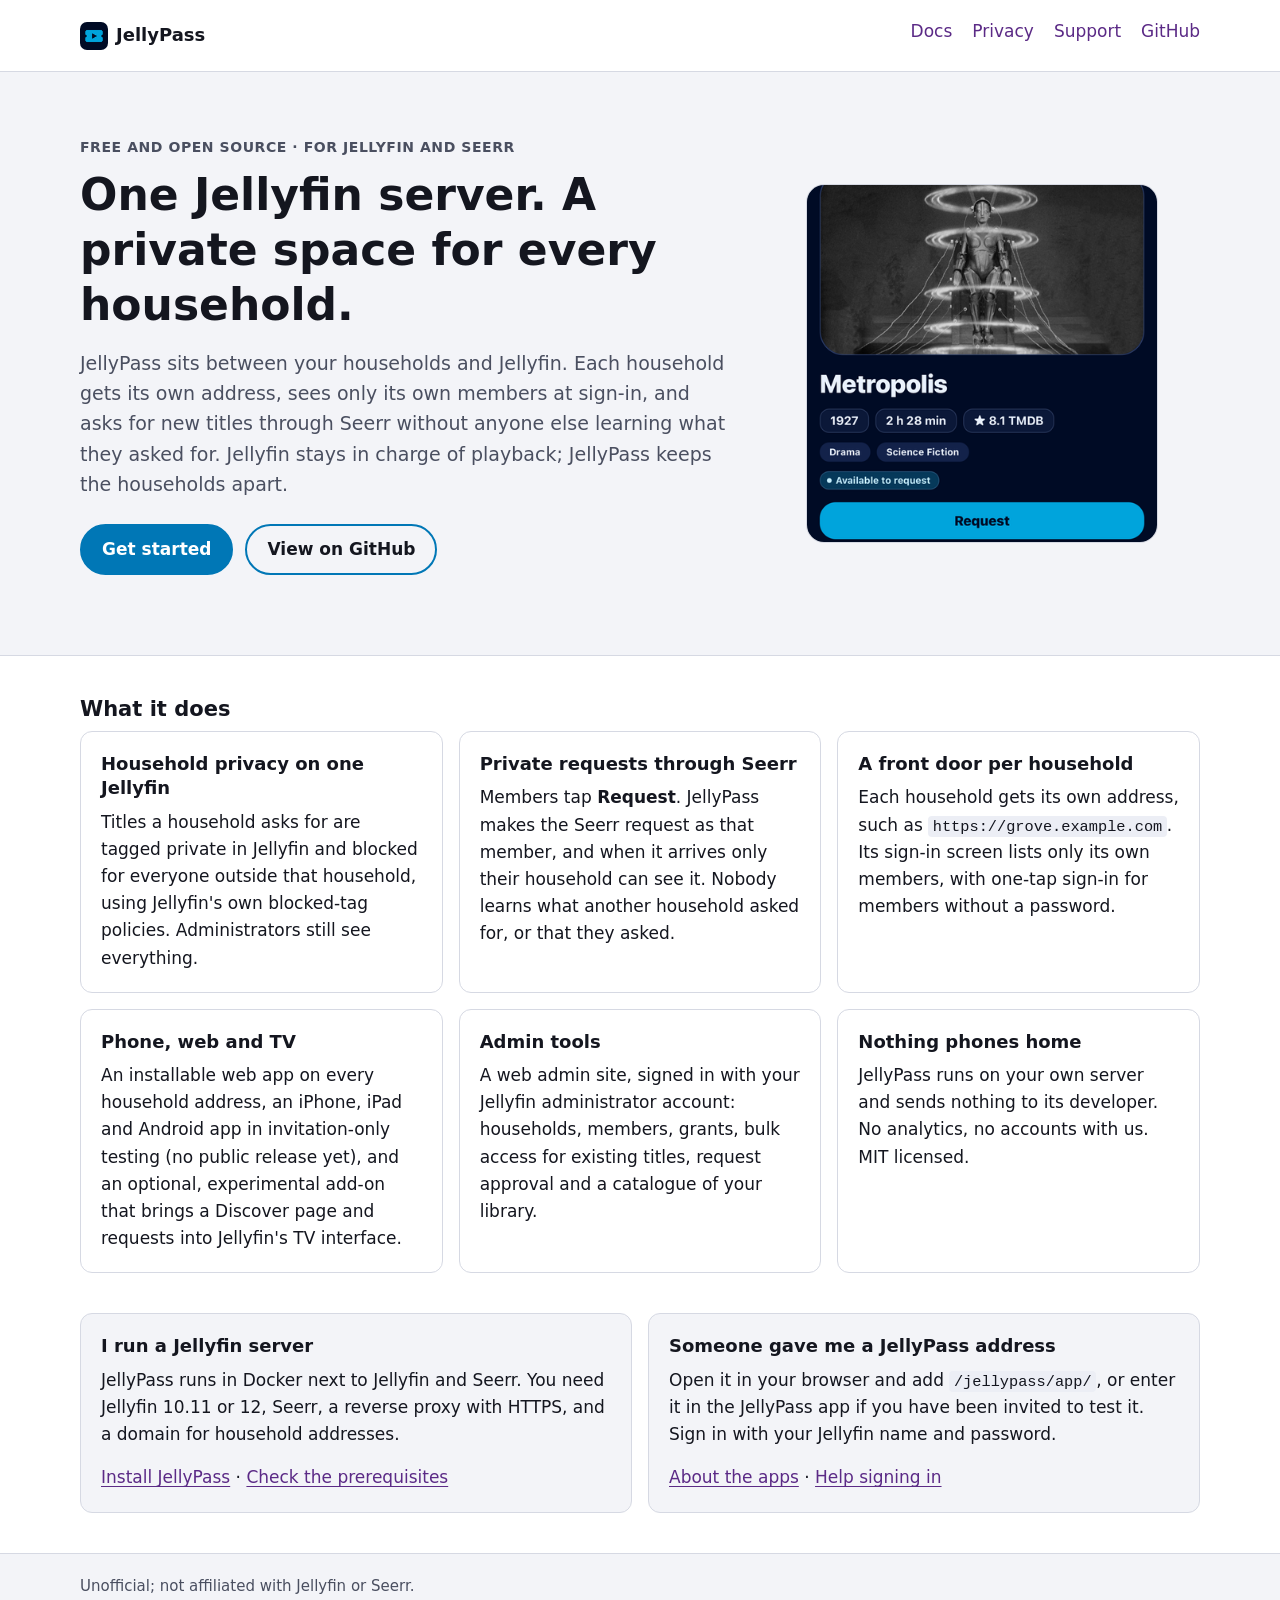
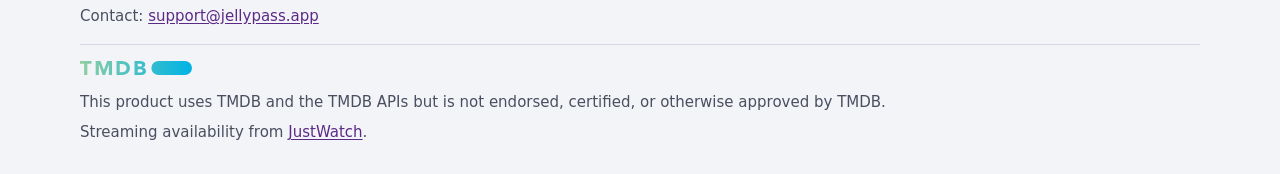
<file: index.html>
<!DOCTYPE html>
<html lang="en">
<head>
  <meta charset="utf-8">
  <meta name="viewport" content="width=device-width, initial-scale=1">
  <title>JellyPass – private households on one Jellyfin server</title>
  <meta name="description" content="JellyPass is a free, open-source companion server for Jellyfin and Seerr: each household on a shared Jellyfin gets its own private library, its own address and private requests, with a household web app, and phone and TV apps in testing.">
  <link rel="stylesheet" href="/style.css">
  <link rel="icon" href="/favicon.png" type="image/png">
  <link rel="apple-touch-icon" href="/apple-touch-icon.png">
</head>
<body>
  <a class="skip-link" href="#main">Skip to content</a>
  <header class="site-header">
    <div class="wrap wide">
      <a class="brand" href="/"><img src="/favicon.png" alt="" width="28" height="28">JellyPass</a>
      <nav class="site-nav" aria-label="Site">
        <ul>
          <li><a href="/docs/">Docs</a></li>
          <li><a href="/privacy/">Privacy</a></li>
          <li><a href="/support/">Support</a></li>
          <li><a href="https://github.com/nicklongmore86/jellypass">GitHub</a></li>
        </ul>
      </nav>
    </div>
  </header>

  <main id="main" class="landing">
    <section class="hero">
      <div class="wrap wide hero-inner">
        <div class="hero-text">
          <p class="eyebrow">Free and open source · for Jellyfin and Seerr</p>
          <h1>One Jellyfin server. A private space for every household.</h1>
          <p class="lead">JellyPass sits between your households and Jellyfin. Each household gets its own address, sees only its own members at sign-in, and asks for new titles through Seerr without anyone else learning what they asked for. Jellyfin stays in charge of playback; JellyPass keeps the households apart.</p>
          <p class="actions">
            <a class="button primary" href="/docs/">Get started</a>
            <a class="button" href="https://github.com/nicklongmore86/jellypass">View on GitHub</a>
          </p>
        </div>
        <figure class="hero-shot">
          <img src="/img/app-search.png" alt="The JellyPass phone app showing Metropolis, marked Available to request, with a Request button." width="440" height="449">
        </figure>
      </div>
    </section>

    <section class="wrap wide features" aria-labelledby="features-title">
      <h2 id="features-title">What it does</h2>
      <ul class="feature-grid">
        <li>
          <h3>Household privacy on one Jellyfin</h3>
          <p>Titles a household asks for are tagged private in Jellyfin and blocked for everyone outside that household, using Jellyfin's own blocked-tag policies. Administrators still see everything.</p>
        </li>
        <li>
          <h3>Private requests through Seerr</h3>
          <p>Members tap <strong>Request</strong>. JellyPass makes the Seerr request as that member, and when it arrives only their household can see it. Nobody learns what another household asked for, or that they asked.</p>
        </li>
        <li>
          <h3>A front door per household</h3>
          <p>Each household gets its own address, such as <code>https://grove.example.com</code>. Its sign-in screen lists only its own members, with one-tap sign-in for members without a password.</p>
        </li>
        <li>
          <h3>Phone, web and TV</h3>
          <p>An installable web app on every household address, an iPhone, iPad and Android app in invitation-only testing (no public release yet), and an optional, experimental add-on that brings a Discover page and requests into Jellyfin's TV interface.</p>
        </li>
        <li>
          <h3>Admin tools</h3>
          <p>A web admin site, signed in with your Jellyfin administrator account: households, members, grants, bulk access for existing titles, request approval and a catalogue of your library.</p>
        </li>
        <li>
          <h3>Nothing phones home</h3>
          <p>JellyPass runs on your own server and sends nothing to its developer. No analytics, no accounts with us. MIT licensed.</p>
        </li>
      </ul>
    </section>

    <section class="wrap wide split" aria-labelledby="who-title">
      <h2 id="who-title" class="visually-hidden">Who it is for</h2>
      <div class="card">
        <h3>I run a Jellyfin server</h3>
        <p>JellyPass runs in Docker next to Jellyfin and Seerr. You need Jellyfin 10.11 or 12, Seerr, a reverse proxy with HTTPS, and a domain for household addresses.</p>
        <p><a href="/docs/installation/">Install JellyPass</a> · <a href="/docs/prerequisites/">Check the prerequisites</a></p>
      </div>
      <div class="card">
        <h3>Someone gave me a JellyPass address</h3>
        <p>Open it in your browser and add <code>/jellypass/app/</code>, or enter it in the JellyPass app if you have been invited to test it. Sign in with your Jellyfin name and password.</p>
        <p><a href="/docs/apps/">About the apps</a> · <a href="/support/">Help signing in</a></p>
      </div>
    </section>
  </main>

  <footer class="site-footer">
    <div class="wrap wide">
      <p>Unofficial; not affiliated with Jellyfin or Seerr.</p>
      <p>Contact: <a href="mailto:support@jellypass.app">support@jellypass.app</a></p>
      <div class="credits">
        <a class="tmdb-logo-link" href="https://www.themoviedb.org/"><img class="tmdb-logo" src="/tmdb-logo.svg" alt="The Movie Database (TMDB)" width="112" height="15"></a>
        <p>This product uses TMDB and the TMDB APIs but is not endorsed, certified, or otherwise approved by TMDB.</p>
        <p>Streaming availability from <a href="https://www.justwatch.com/">JustWatch</a>.</p>
      </div>
    </div>
  </footer>
</body>
</html>
</file>
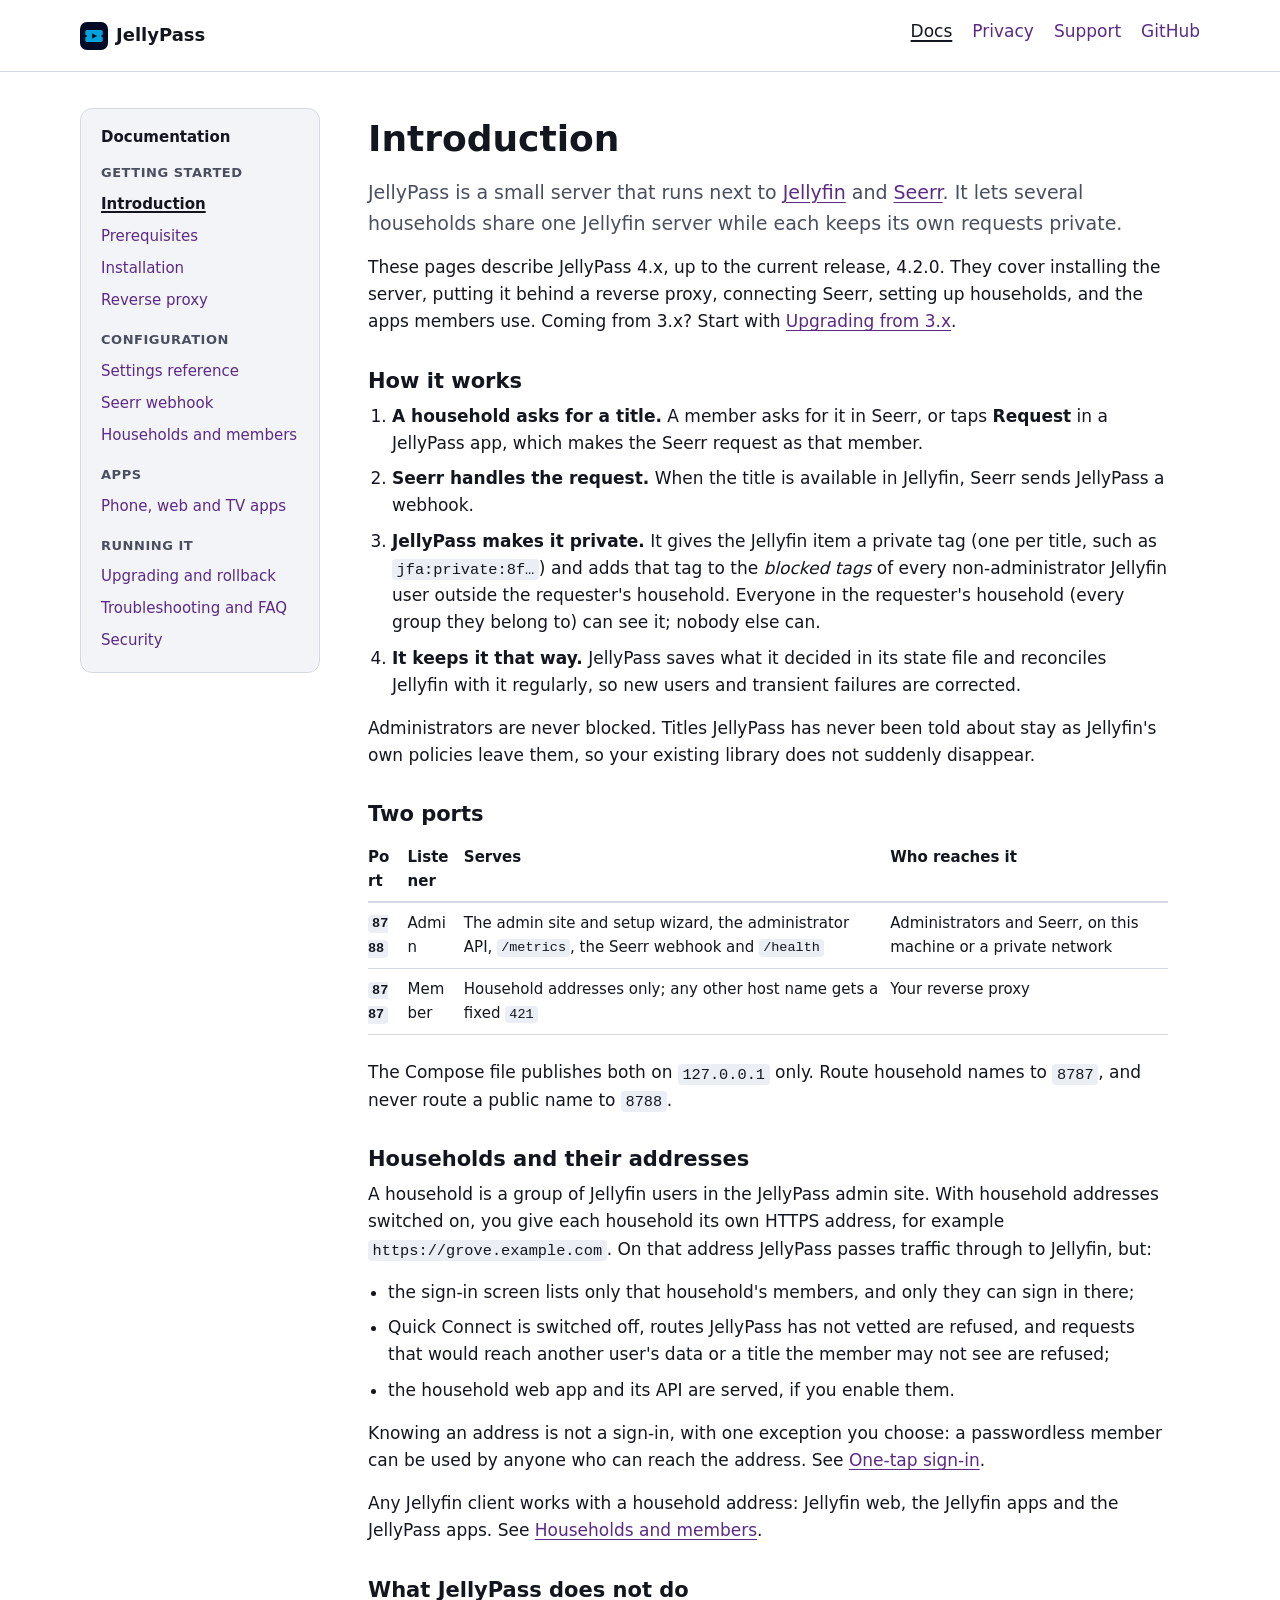
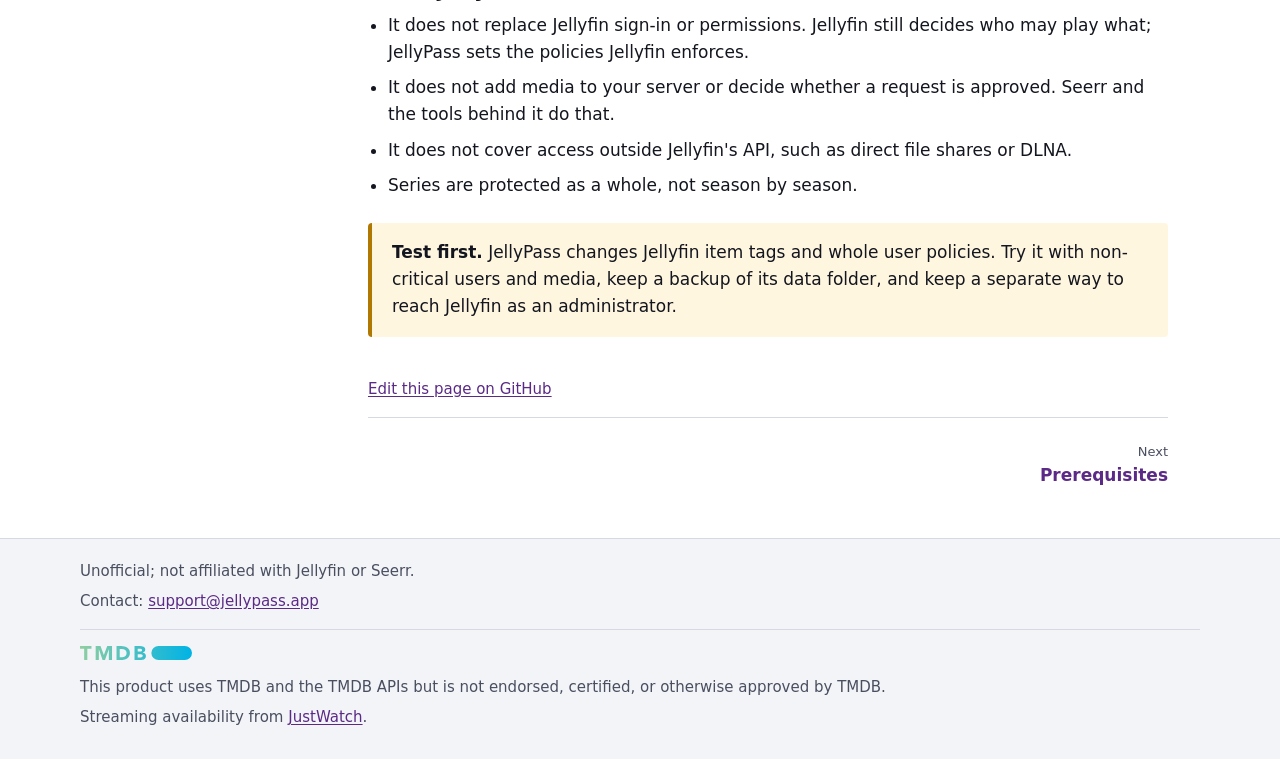
<file: docs/index.html>
<!DOCTYPE html>
<html lang="en">
<head>
  <meta charset="utf-8">
  <meta name="viewport" content="width=device-width, initial-scale=1">
  <title>Introduction – JellyPass docs</title>
  <meta name="description" content="What JellyPass is, how it keeps households apart on one Jellyfin server, its two ports, and what it does not do.">
  <link rel="stylesheet" href="/style.css">
  <link rel="icon" href="/favicon.png" type="image/png">
  <link rel="apple-touch-icon" href="/apple-touch-icon.png">
</head>
<body>
  <a class="skip-link" href="#main">Skip to content</a>
  <header class="site-header">
    <div class="wrap wide">
      <a class="brand" href="/"><img src="/favicon.png" alt="" width="28" height="28">JellyPass</a>
      <nav class="site-nav" aria-label="Site">
        <ul>
          <li><a href="/docs/" aria-current="page">Docs</a></li>
          <li><a href="/privacy/">Privacy</a></li>
          <li><a href="/support/">Support</a></li>
          <li><a href="https://github.com/nicklongmore86/jellypass">GitHub</a></li>
        </ul>
      </nav>
    </div>
  </header>

  <div class="docs wrap wide">
    <nav class="docs-nav" aria-label="Documentation">
      <p class="docs-nav-title">Documentation</p>
      <p class="docs-nav-group">Getting started</p>
      <ul>
        <li><a href="/docs/" aria-current="page">Introduction</a></li>
        <li><a href="/docs/prerequisites/">Prerequisites</a></li>
        <li><a href="/docs/installation/">Installation</a></li>
        <li><a href="/docs/reverse-proxy/">Reverse proxy</a></li>
      </ul>
      <p class="docs-nav-group">Configuration</p>
      <ul>
        <li><a href="/docs/configuration/">Settings reference</a></li>
        <li><a href="/docs/seerr-webhook/">Seerr webhook</a></li>
        <li><a href="/docs/households/">Households and members</a></li>
      </ul>
      <p class="docs-nav-group">Apps</p>
      <ul>
        <li><a href="/docs/apps/">Phone, web and TV apps</a></li>
      </ul>
      <p class="docs-nav-group">Running it</p>
      <ul>
        <li><a href="/docs/upgrading/">Upgrading and rollback</a></li>
        <li><a href="/docs/troubleshooting/">Troubleshooting and FAQ</a></li>
        <li><a href="/docs/security/">Security</a></li>
      </ul>
    </nav>

    <main id="main" class="docs-main">
      <h1>Introduction</h1>

      <p class="lead">JellyPass is a small server that runs next to <a href="https://jellyfin.org/">Jellyfin</a> and <a href="https://github.com/seerr-team/seerr">Seerr</a>. It lets several households share one Jellyfin server while each keeps its own requests private.</p>

      <p>These pages describe JellyPass 4.x, up to the current release, 4.2.0. They cover installing the server, putting it behind a reverse proxy, connecting Seerr, setting up households, and the apps members use. Coming from 3.x? Start with <a href="/docs/upgrading/#from-3">Upgrading from 3.x</a>.</p>

      <h2 id="how-it-works">How it works</h2>

      <ol>
        <li><strong>A household asks for a title.</strong> A member asks for it in Seerr, or taps <strong>Request</strong> in a JellyPass app, which makes the Seerr request as that member.</li>
        <li><strong>Seerr handles the request.</strong> When the title is available in Jellyfin, Seerr sends JellyPass a webhook.</li>
        <li><strong>JellyPass makes it private.</strong> It gives the Jellyfin item a private tag (one per title, such as <code>jfa:private:8f…</code>) and adds that tag to the <em>blocked tags</em> of every non-administrator Jellyfin user outside the requester's household. Everyone in the requester's household (every group they belong to) can see it; nobody else can.</li>
        <li><strong>It keeps it that way.</strong> JellyPass saves what it decided in its state file and reconciles Jellyfin with it regularly, so new users and transient failures are corrected.</li>
      </ol>

      <p>Administrators are never blocked. Titles JellyPass has never been told about stay as Jellyfin's own policies leave them, so your existing library does not suddenly disappear.</p>

      <h2 id="ports">Two ports</h2>

      <div class="table-scroll">
      <table>
        <caption class="visually-hidden">JellyPass's two listeners</caption>
        <thead><tr><th scope="col">Port</th><th scope="col">Listener</th><th scope="col">Serves</th><th scope="col">Who reaches it</th></tr></thead>
        <tbody>
          <tr><th scope="row"><code>8788</code></th><td>Admin</td><td>The admin site and setup wizard, the administrator API, <code>/metrics</code>, the Seerr webhook and <code>/health</code></td><td>Administrators and Seerr, on this machine or a private network</td></tr>
          <tr><th scope="row"><code>8787</code></th><td>Member</td><td>Household addresses only; any other host name gets a fixed <code>421</code></td><td>Your reverse proxy</td></tr>
        </tbody>
      </table>
      </div>

      <p>The Compose file publishes both on <code>127.0.0.1</code> only. Route household names to <code>8787</code>, and never route a public name to <code>8788</code>.</p>

      <h2 id="households">Households and their addresses</h2>

      <p>A household is a group of Jellyfin users in the JellyPass admin site. With household addresses switched on, you give each household its own HTTPS address, for example <code>https://grove.example.com</code>. On that address JellyPass passes traffic through to Jellyfin, but:</p>

      <ul>
        <li>the sign-in screen lists only that household's members, and only they can sign in there;</li>
        <li>Quick Connect is switched off, routes JellyPass has not vetted are refused, and requests that would reach another user's data or a title the member may not see are refused;</li>
        <li>the household web app and its API are served, if you enable them.</li>
      </ul>

      <p>Knowing an address is not a sign-in, with one exception you choose: a passwordless member can be used by anyone who can reach the address. See <a href="/docs/households/#one-tap">One-tap sign-in</a>.</p>

      <p>Any Jellyfin client works with a household address: Jellyfin web, the Jellyfin apps and the JellyPass apps. See <a href="/docs/households/">Households and members</a>.</p>

      <h2 id="not">What JellyPass does not do</h2>

      <ul>
        <li>It does not replace Jellyfin sign-in or permissions. Jellyfin still decides who may play what; JellyPass sets the policies Jellyfin enforces.</li>
        <li>It does not add media to your server or decide whether a request is approved. Seerr and the tools behind it do that.</li>
        <li>It does not cover access outside Jellyfin's API, such as direct file shares or DLNA.</li>
        <li>Series are protected as a whole, not season by season.</li>
      </ul>

      <div class="callout warning">
        <p><strong>Test first.</strong> JellyPass changes Jellyfin item tags and whole user policies. Try it with non-critical users and media, keep a backup of its data folder, and keep a separate way to reach Jellyfin as an administrator.</p>
      </div>

      <p class="edit-link"><a href="https://github.com/nicklongmore86/jellypass-site/edit/main/docs/index.html">Edit this page on GitHub</a></p>
      <nav class="pager" aria-label="Previous and next page">
        <a class="pager-next" href="/docs/prerequisites/"><span>Next</span>Prerequisites</a>
      </nav>
    </main>
  </div>

  <footer class="site-footer">
    <div class="wrap wide">
      <p>Unofficial; not affiliated with Jellyfin or Seerr.</p>
      <p>Contact: <a href="mailto:support@jellypass.app">support@jellypass.app</a></p>
      <div class="credits">
        <a class="tmdb-logo-link" href="https://www.themoviedb.org/"><img class="tmdb-logo" src="/tmdb-logo.svg" alt="The Movie Database (TMDB)" width="112" height="15"></a>
        <p>This product uses TMDB and the TMDB APIs but is not endorsed, certified, or otherwise approved by TMDB.</p>
        <p>Streaming availability from <a href="https://www.justwatch.com/">JustWatch</a>.</p>
      </div>
    </div>
  </footer>
</body>
</html>
</file>
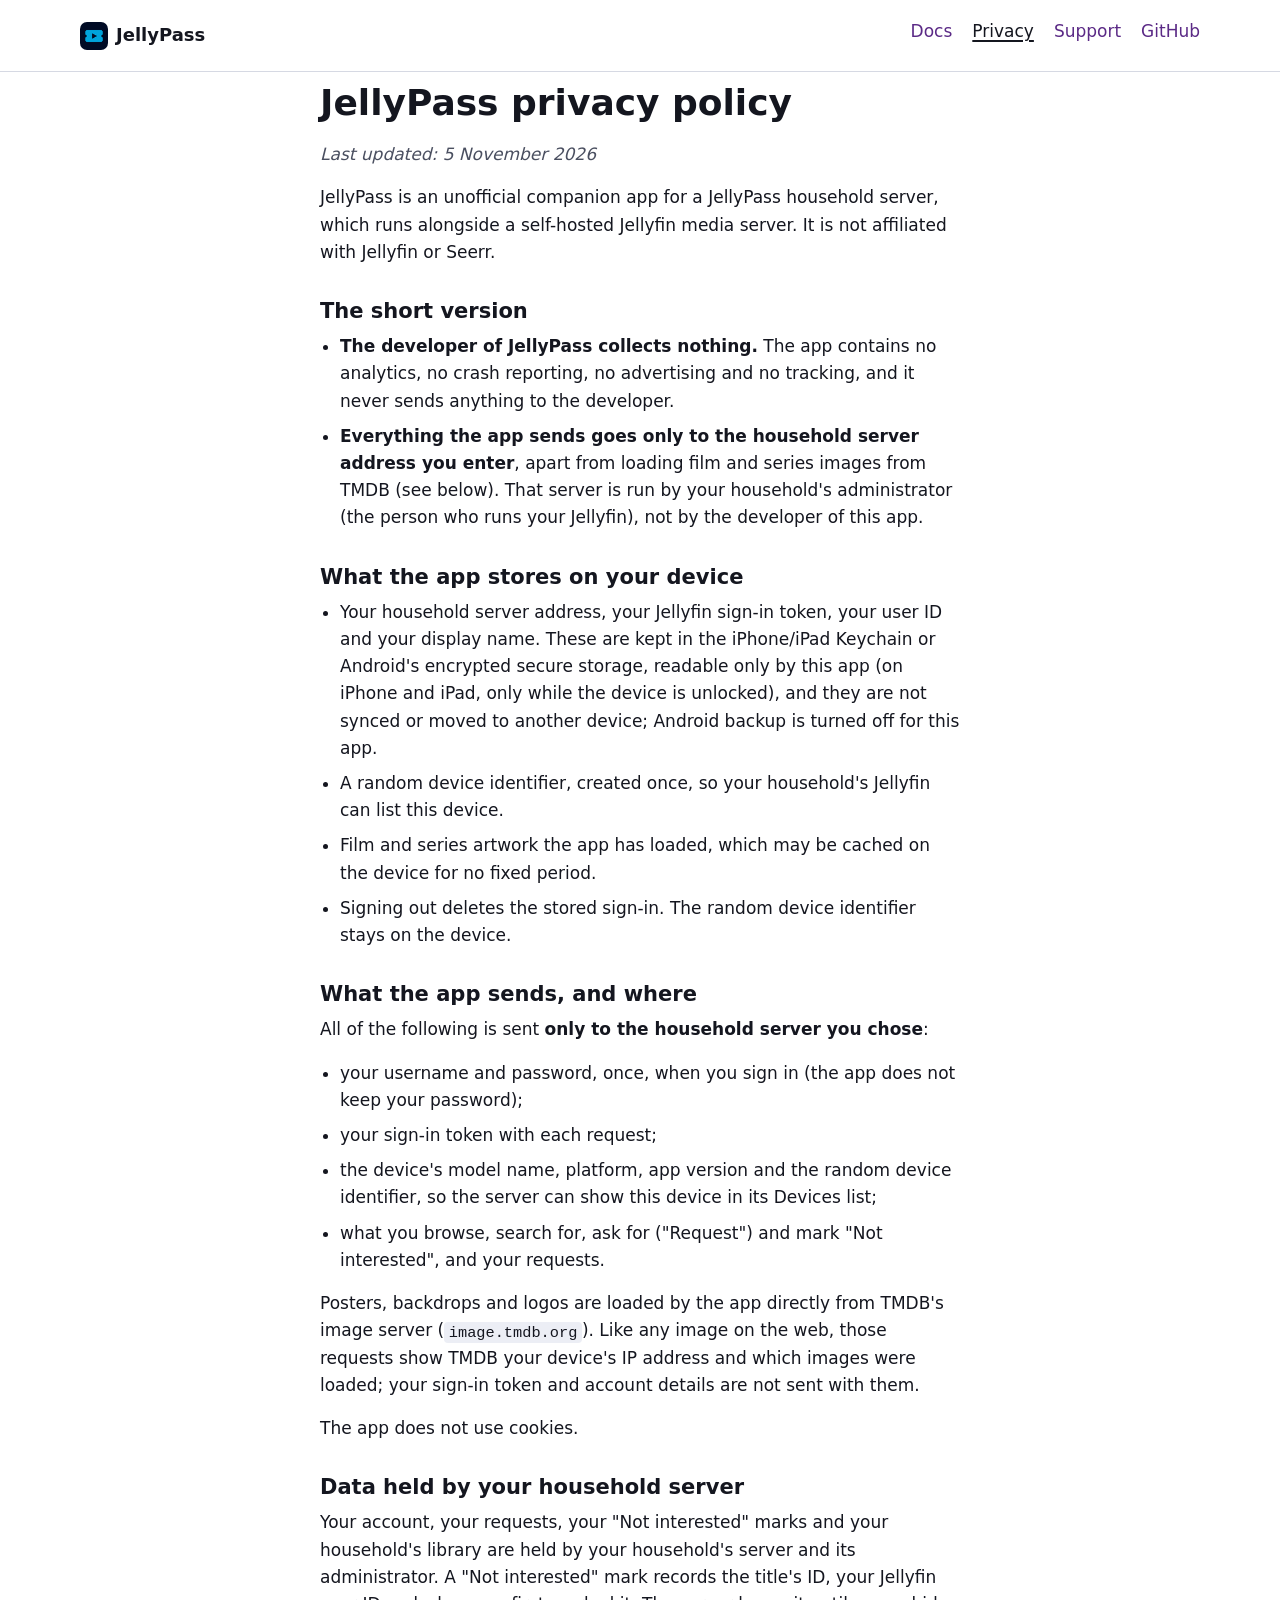
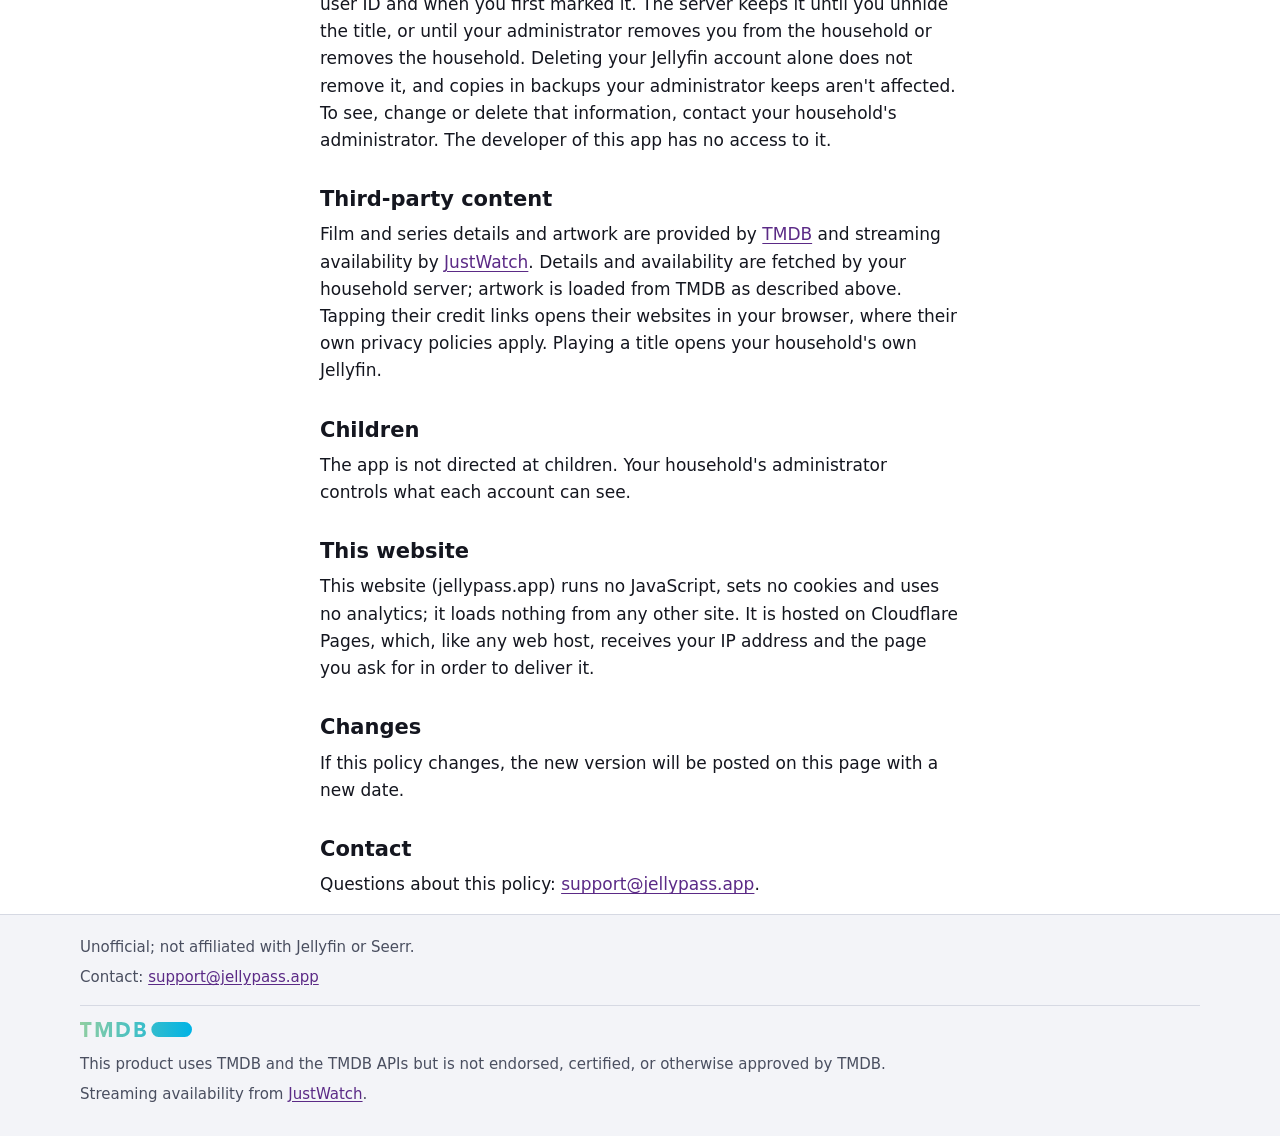
<file: privacy/index.html>
<!DOCTYPE html>
<html lang="en">
<head>
  <meta charset="utf-8">
  <meta name="viewport" content="width=device-width, initial-scale=1">
  <title>Privacy policy – JellyPass</title>
  <meta name="description" content="The JellyPass app's privacy policy: the developer collects nothing, and what the app stores and sends goes only to your household's own server, apart from film and series images loaded from TMDB.">
  <link rel="stylesheet" href="/style.css">
  <link rel="icon" href="/favicon.png" type="image/png">
  <link rel="apple-touch-icon" href="/apple-touch-icon.png">
</head>
<body>
  <a class="skip-link" href="#main">Skip to content</a>
  <header class="site-header">
    <div class="wrap wide">
      <a class="brand" href="/"><img src="/favicon.png" alt="" width="28" height="28">JellyPass</a>
      <nav class="site-nav" aria-label="Site">
        <ul>
          <li><a href="/docs/">Docs</a></li>
          <li><a href="/privacy/" aria-current="page">Privacy</a></li>
          <li><a href="/support/">Support</a></li>
          <li><a href="https://github.com/nicklongmore86/jellypass">GitHub</a></li>
        </ul>
      </nav>
    </div>
  </header>

  <main id="main" class="wrap">
    <h1>JellyPass privacy policy</h1>

    <p class="updated">Last updated: 5 November 2026</p>

    <p>JellyPass is an unofficial companion app for a JellyPass household server, which runs alongside a self-hosted Jellyfin media server. It is not affiliated with Jellyfin or Seerr.</p>

    <h2>The short version</h2>

    <ul>
      <li><strong>The developer of JellyPass collects nothing.</strong> The app contains no analytics, no crash reporting, no advertising and no tracking, and it never sends anything to the developer.</li>
      <li><strong>Everything the app sends goes only to the household server address you enter</strong>, apart from loading film and series images from TMDB (see below). That server is run by your household's administrator (the person who runs your Jellyfin), not by the developer of this app.</li>
    </ul>

    <h2>What the app stores on your device</h2>

    <ul>
      <li>Your household server address, your Jellyfin sign-in token, your user ID and your display name. These are kept in the iPhone/iPad Keychain or Android's encrypted secure storage, readable only by this app (on iPhone and iPad, only while the device is unlocked), and they are not synced or moved to another device; Android backup is turned off for this app.</li>
      <li>A random device identifier, created once, so your household's Jellyfin can list this device.</li>
      <li>Film and series artwork the app has loaded, which may be cached on the device for no fixed period.</li>
      <li>Signing out deletes the stored sign-in. The random device identifier stays on the device.</li>
    </ul>

    <h2>What the app sends, and where</h2>

    <p>All of the following is sent <strong>only to the household server you chose</strong>:</p>

    <ul>
      <li>your username and password, once, when you sign in (the app does not keep your password);</li>
      <li>your sign-in token with each request;</li>
      <li>the device's model name, platform, app version and the random device identifier, so the server can show this device in its Devices list;</li>
      <li>what you browse, search for, ask for ("Request") and mark "Not interested", and your requests.</li>
    </ul>

    <p>Posters, backdrops and logos are loaded by the app directly from TMDB's image server (<code>image.tmdb.org</code>). Like any image on the web, those requests show TMDB your device's IP address and which images were loaded; your sign-in token and account details are not sent with them.</p>

    <p>The app does not use cookies.</p>

    <h2>Data held by your household server</h2>

    <p>Your account, your requests, your "Not interested" marks and your household's library are held by your household's server and its administrator. A "Not interested" mark records the title's ID, your Jellyfin user ID and when you first marked it. The server keeps it until you unhide the title, or until your administrator removes you from the household or removes the household. Deleting your Jellyfin account alone does not remove it, and copies in backups your administrator keeps aren't affected. To see, change or delete that information, contact your household's administrator. The developer of this app has no access to it.</p>

    <h2>Third-party content</h2>

    <p>Film and series details and artwork are provided by <a href="https://www.themoviedb.org/">TMDB</a> and streaming availability by <a href="https://www.justwatch.com/">JustWatch</a>. Details and availability are fetched by your household server; artwork is loaded from TMDB as described above. Tapping their credit links opens their websites in your browser, where their own privacy policies apply. Playing a title opens your household's own Jellyfin.</p>

    <h2>Children</h2>

    <p>The app is not directed at children. Your household's administrator controls what each account can see.</p>

    <h2>This website</h2>

    <p>This website (jellypass.app) runs no JavaScript, sets no cookies and uses no analytics; it loads nothing from any other site. It is hosted on Cloudflare Pages, which, like any web host, receives your IP address and the page you ask for in order to deliver it.</p>

    <h2>Changes</h2>

    <p>If this policy changes, the new version will be posted on this page with a new date.</p>

    <h2>Contact</h2>

    <p>Questions about this policy: <a href="mailto:support@jellypass.app">support@jellypass.app</a>.</p>
  </main>

  <footer class="site-footer">
    <div class="wrap wide">
      <p>Unofficial; not affiliated with Jellyfin or Seerr.</p>
      <p>Contact: <a href="mailto:support@jellypass.app">support@jellypass.app</a></p>
      <div class="credits">
        <a class="tmdb-logo-link" href="https://www.themoviedb.org/"><img class="tmdb-logo" src="/tmdb-logo.svg" alt="The Movie Database (TMDB)" width="112" height="15"></a>
        <p>This product uses TMDB and the TMDB APIs but is not endorsed, certified, or otherwise approved by TMDB.</p>
        <p>Streaming availability from <a href="https://www.justwatch.com/">JustWatch</a>.</p>
      </div>
    </div>
  </footer>
</body>
</html>
</file>
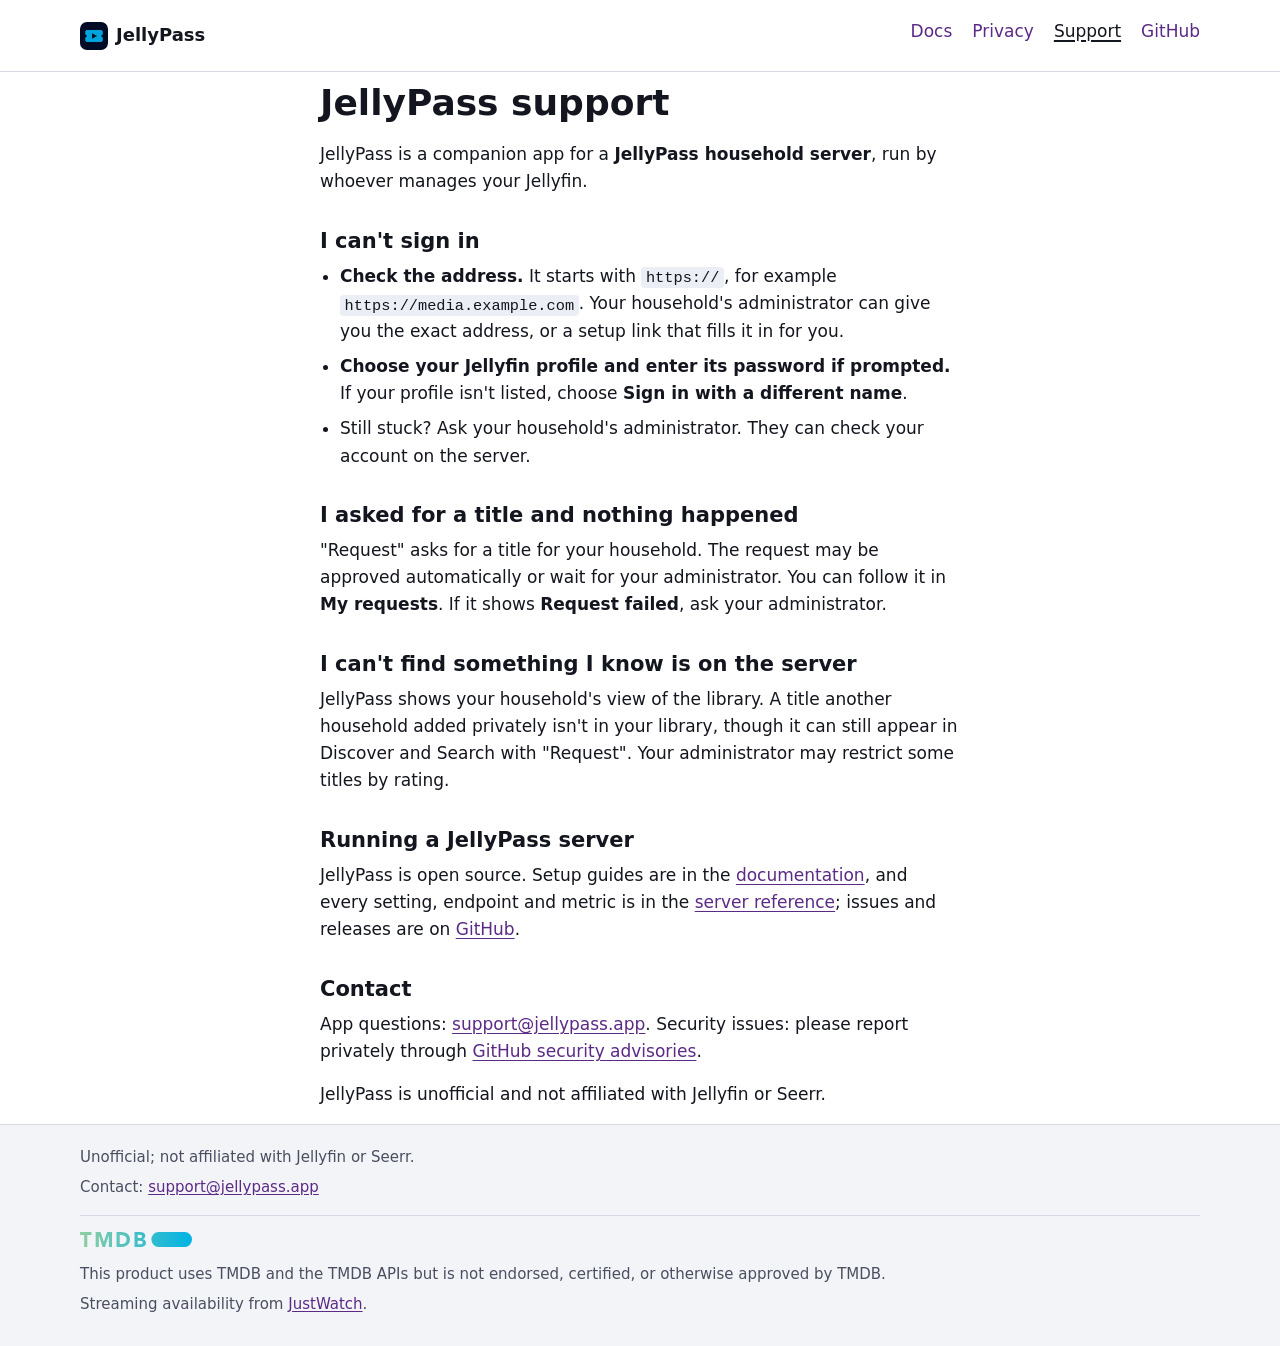
<file: support/index.html>
<!DOCTYPE html>
<html lang="en">
<head>
  <meta charset="utf-8">
  <meta name="viewport" content="width=device-width, initial-scale=1">
  <title>Support – JellyPass</title>
  <meta name="description" content="Help with the JellyPass app: signing in, following your requests, finding titles, running a JellyPass server, and how to get in touch.">
  <link rel="stylesheet" href="/style.css">
  <link rel="icon" href="/favicon.png" type="image/png">
  <link rel="apple-touch-icon" href="/apple-touch-icon.png">
</head>
<body>
  <a class="skip-link" href="#main">Skip to content</a>
  <header class="site-header">
    <div class="wrap wide">
      <a class="brand" href="/"><img src="/favicon.png" alt="" width="28" height="28">JellyPass</a>
      <nav class="site-nav" aria-label="Site">
        <ul>
          <li><a href="/docs/">Docs</a></li>
          <li><a href="/privacy/">Privacy</a></li>
          <li><a href="/support/" aria-current="page">Support</a></li>
          <li><a href="https://github.com/nicklongmore86/jellypass">GitHub</a></li>
        </ul>
      </nav>
    </div>
  </header>

  <main id="main" class="wrap">
    <h1>JellyPass support</h1>

    <p>JellyPass is a companion app for a <strong>JellyPass household server</strong>, run by whoever manages your Jellyfin.</p>

    <h2>I can't sign in</h2>

    <ul>
      <li><strong>Check the address.</strong> It starts with <code>https://</code>, for example <code>https://media.example.com</code>. Your household's administrator can give you the exact address, or a setup link that fills it in for you.</li>
      <li><strong>Choose your Jellyfin profile and enter its password if prompted.</strong> If your profile isn't listed, choose <strong>Sign in with a different name</strong>.</li>
      <li>Still stuck? Ask your household's administrator. They can check your account on the server.</li>
    </ul>

    <h2>I asked for a title and nothing happened</h2>

    <p>"Request" asks for a title for your household. The request may be approved automatically or wait for your administrator. You can follow it in <strong>My requests</strong>. If it shows <strong>Request failed</strong>, ask your administrator.</p>

    <h2>I can't find something I know is on the server</h2>

    <p>JellyPass shows your household's view of the library. A title another household added privately isn't in your library, though it can still appear in Discover and Search with "Request". Your administrator may restrict some titles by rating.</p>

    <h2>Running a JellyPass server</h2>

    <p>JellyPass is open source. Setup guides are in the <a href="/docs/">documentation</a>, and every setting, endpoint and metric is in the <a href="https://github.com/nicklongmore86/jellypass/blob/main/docs/server-reference.md">server reference</a>; issues and releases are on <a href="https://github.com/nicklongmore86/jellypass">GitHub</a>.</p>

    <h2>Contact</h2>

    <p>App questions: <a href="mailto:support@jellypass.app">support@jellypass.app</a>. Security issues: please report privately through <a href="https://github.com/nicklongmore86/jellypass/security/advisories/new">GitHub security advisories</a>.</p>

    <p>JellyPass is unofficial and not affiliated with Jellyfin or Seerr.</p>
  </main>

  <footer class="site-footer">
    <div class="wrap wide">
      <p>Unofficial; not affiliated with Jellyfin or Seerr.</p>
      <p>Contact: <a href="mailto:support@jellypass.app">support@jellypass.app</a></p>
      <div class="credits">
        <a class="tmdb-logo-link" href="https://www.themoviedb.org/"><img class="tmdb-logo" src="/tmdb-logo.svg" alt="The Movie Database (TMDB)" width="112" height="15"></a>
        <p>This product uses TMDB and the TMDB APIs but is not endorsed, certified, or otherwise approved by TMDB.</p>
        <p>Streaming availability from <a href="https://www.justwatch.com/">JustWatch</a>.</p>
      </div>
    </div>
  </footer>
</body>
</html>
</file>
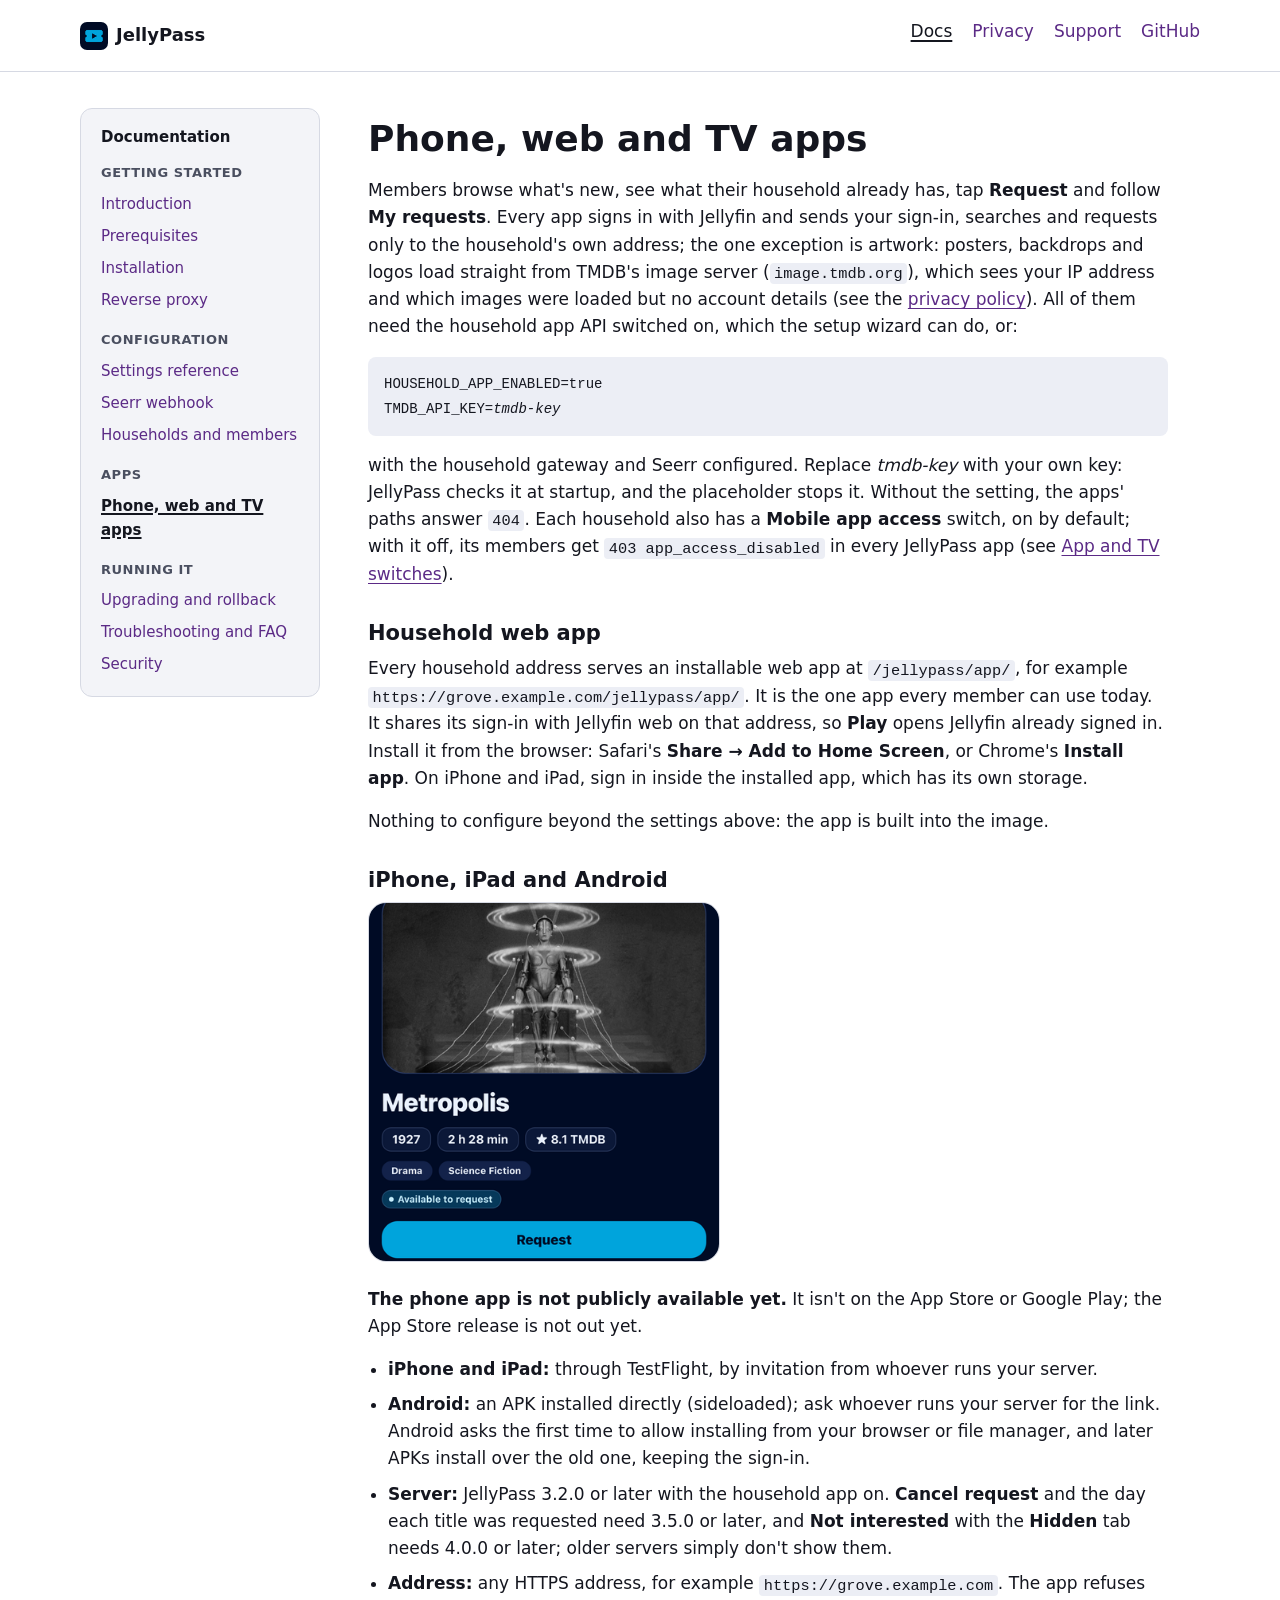
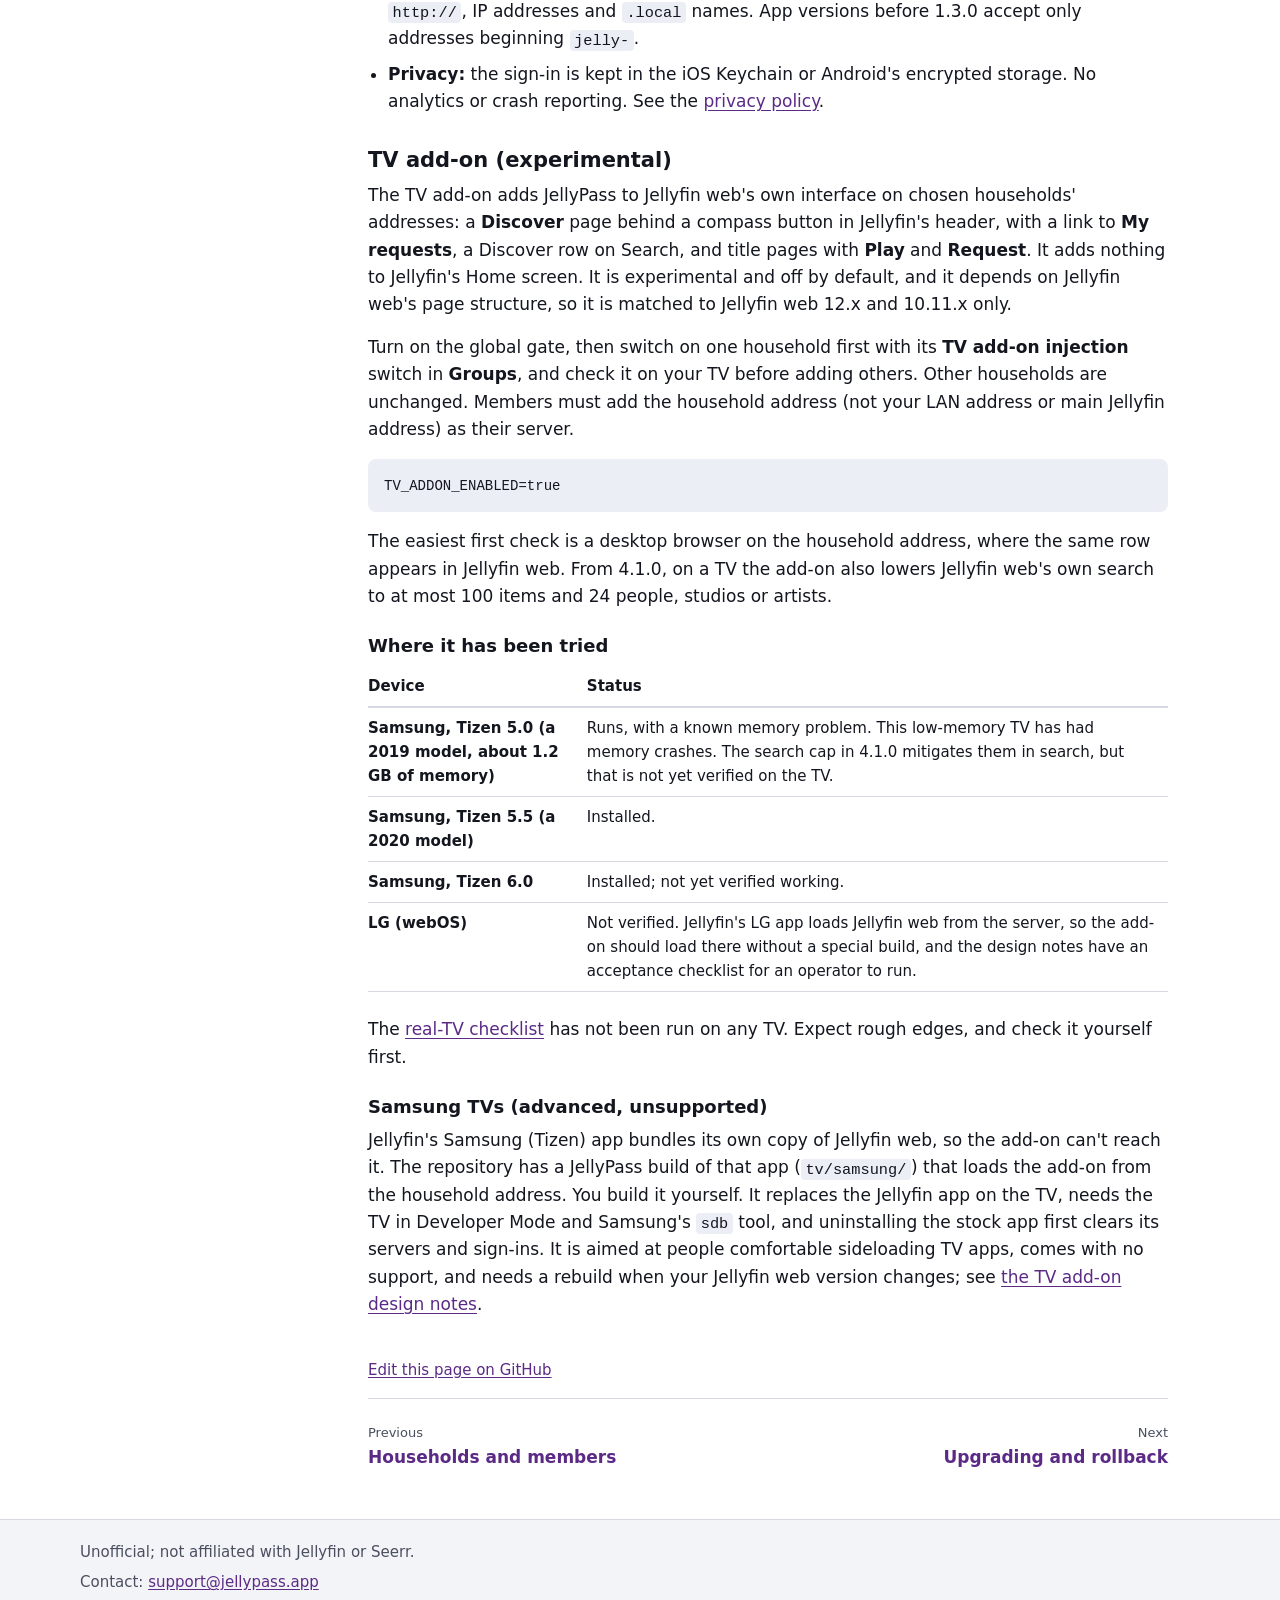
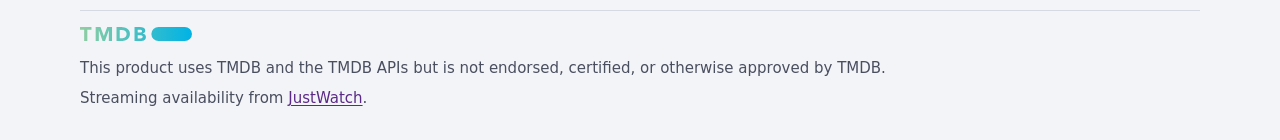
<file: docs/apps/index.html>
<!DOCTYPE html>
<html lang="en">
<head>
  <meta charset="utf-8">
  <meta name="viewport" content="width=device-width, initial-scale=1">
  <title>Phone, web and TV apps – JellyPass docs</title>
  <meta name="description" content="The JellyPass apps for members: the household web app, the iPhone, iPad and Android app in invitation-only testing, the experimental Jellyfin TV add-on, and the advanced, unsupported Samsung build.">
  <link rel="stylesheet" href="/style.css">
  <link rel="icon" href="/favicon.png" type="image/png">
  <link rel="apple-touch-icon" href="/apple-touch-icon.png">
</head>
<body>
  <a class="skip-link" href="#main">Skip to content</a>
  <header class="site-header">
    <div class="wrap wide">
      <a class="brand" href="/"><img src="/favicon.png" alt="" width="28" height="28">JellyPass</a>
      <nav class="site-nav" aria-label="Site">
        <ul>
          <li><a href="/docs/" aria-current="page">Docs</a></li>
          <li><a href="/privacy/">Privacy</a></li>
          <li><a href="/support/">Support</a></li>
          <li><a href="https://github.com/nicklongmore86/jellypass">GitHub</a></li>
        </ul>
      </nav>
    </div>
  </header>

  <div class="docs wrap wide">
    <nav class="docs-nav" aria-label="Documentation">
      <p class="docs-nav-title">Documentation</p>
      <p class="docs-nav-group">Getting started</p>
      <ul>
        <li><a href="/docs/">Introduction</a></li>
        <li><a href="/docs/prerequisites/">Prerequisites</a></li>
        <li><a href="/docs/installation/">Installation</a></li>
        <li><a href="/docs/reverse-proxy/">Reverse proxy</a></li>
      </ul>
      <p class="docs-nav-group">Configuration</p>
      <ul>
        <li><a href="/docs/configuration/">Settings reference</a></li>
        <li><a href="/docs/seerr-webhook/">Seerr webhook</a></li>
        <li><a href="/docs/households/">Households and members</a></li>
      </ul>
      <p class="docs-nav-group">Apps</p>
      <ul>
        <li><a href="/docs/apps/" aria-current="page">Phone, web and TV apps</a></li>
      </ul>
      <p class="docs-nav-group">Running it</p>
      <ul>
        <li><a href="/docs/upgrading/">Upgrading and rollback</a></li>
        <li><a href="/docs/troubleshooting/">Troubleshooting and FAQ</a></li>
        <li><a href="/docs/security/">Security</a></li>
      </ul>
    </nav>

    <main id="main" class="docs-main">
      <h1>Phone, web and TV apps</h1>

      <p>Members browse what's new, see what their household already has, tap <strong>Request</strong> and follow <strong>My requests</strong>. Every app signs in with Jellyfin and sends your sign-in, searches and requests only to the household's own address; the one exception is artwork: posters, backdrops and logos load straight from TMDB's image server (<code>image.tmdb.org</code>), which sees your IP address and which images were loaded but no account details (see the <a href="/privacy/">privacy policy</a>). All of them need the household app API switched on, which the setup wizard can do, or:</p>

      <pre><code>HOUSEHOLD_APP_ENABLED=true
TMDB_API_KEY=<var>tmdb-key</var></code></pre>

      <p>with the household gateway and Seerr configured. Replace <var>tmdb-key</var> with your own key: JellyPass checks it at startup, and the placeholder stops it. Without the setting, the apps' paths answer <code>404</code>. Each household also has a <strong>Mobile app access</strong> switch, on by default; with it off, its members get <code>403 app_access_disabled</code> in every JellyPass app (see <a href="/docs/households/#switches">App and TV switches</a>).</p>

      <h2 id="web">Household web app</h2>

      <p>Every household address serves an installable web app at <code>/jellypass/app/</code>, for example <code>https://grove.example.com/jellypass/app/</code>. It is the one app every member can use today. It shares its sign-in with Jellyfin web on that address, so <strong>Play</strong> opens Jellyfin already signed in. Install it from the browser: Safari's <strong>Share → Add to Home Screen</strong>, or Chrome's <strong>Install app</strong>. On iPhone and iPad, sign in inside the installed app, which has its own storage.</p>

      <p>Nothing to configure beyond the settings above: the app is built into the image.</p>

      <h2 id="mobile">iPhone, iPad and Android</h2>

      <figure class="shot">
        <img src="/img/app-search.png" alt="The JellyPass app's Search screen on iPhone." width="440" height="449" loading="lazy">
      </figure>

      <p><strong>The phone app is not publicly available yet.</strong> It isn't on the App Store or Google Play; the App Store release is not out yet.</p>

      <ul>
        <li><strong>iPhone and iPad:</strong> through TestFlight, by invitation from whoever runs your server.</li>
        <li><strong>Android:</strong> an APK installed directly (sideloaded); ask whoever runs your server for the link. Android asks the first time to allow installing from your browser or file manager, and later APKs install over the old one, keeping the sign-in.</li>
        <li><strong>Server:</strong> JellyPass 3.2.0 or later with the household app on. <strong>Cancel request</strong> and the day each title was requested need 3.5.0 or later, and <strong>Not interested</strong> with the <strong>Hidden</strong> tab needs 4.0.0 or later; older servers simply don't show them.</li>
        <li><strong>Address:</strong> any HTTPS address, for example <code>https://grove.example.com</code>. The app refuses <code>http://</code>, IP addresses and <code>.local</code> names. App versions before 1.3.0 accept only addresses beginning <code>jelly-</code>.</li>
        <li><strong>Privacy:</strong> the sign-in is kept in the iOS Keychain or Android's encrypted storage. No analytics or crash reporting. See the <a href="/privacy/">privacy policy</a>.</li>
      </ul>

      <h2 id="tv">TV add-on (experimental)</h2>

      <p>The TV add-on adds JellyPass to Jellyfin web's own interface on chosen households' addresses: a <strong>Discover</strong> page behind a compass button in Jellyfin's header, with a link to <strong>My requests</strong>, a Discover row on Search, and title pages with <strong>Play</strong> and <strong>Request</strong>. It adds nothing to Jellyfin's Home screen. It is experimental and off by default, and it depends on Jellyfin web's page structure, so it is matched to Jellyfin web 12.x and 10.11.x only.</p>

      <p>Turn on the global gate, then switch on one household first with its <strong>TV add-on injection</strong> switch in <strong>Groups</strong>, and check it on your TV before adding others. Other households are unchanged. Members must add the household address (not your LAN address or main Jellyfin address) as their server.</p>

      <pre><code>TV_ADDON_ENABLED=true</code></pre>

      <p>The easiest first check is a desktop browser on the household address, where the same row appears in Jellyfin web. From 4.1.0, on a TV the add-on also lowers Jellyfin web's own search to at most 100 items and 24 people, studios or artists.</p>

      <h3 id="tv-status">Where it has been tried</h3>

      <div class="table-scroll">
      <table>
        <caption class="visually-hidden">TV add-on status by device</caption>
        <thead><tr><th scope="col">Device</th><th scope="col">Status</th></tr></thead>
        <tbody>
          <tr><th scope="row">Samsung, Tizen 5.0 (a 2019 model, about 1.2 GB of memory)</th><td>Runs, with a known memory problem. This low-memory TV has had memory crashes. The search cap in 4.1.0 mitigates them in search, but that is not yet verified on the TV.</td></tr>
          <tr><th scope="row">Samsung, Tizen 5.5 (a 2020 model)</th><td>Installed.</td></tr>
          <tr><th scope="row">Samsung, Tizen 6.0</th><td>Installed; not yet verified working.</td></tr>
          <tr><th scope="row">LG (webOS)</th><td>Not verified. Jellyfin's LG app loads Jellyfin web from the server, so the add-on should load there without a special build, and the design notes have an acceptance checklist for an operator to run.</td></tr>
        </tbody>
      </table>
      </div>

      <p>The <a href="https://github.com/nicklongmore86/jellypass/blob/main/docs/tv-addon.md#what-must-be-checked-on-a-real-tv">real-TV checklist</a> has not been run on any TV. Expect rough edges, and check it yourself first.</p>

      <h3 id="samsung">Samsung TVs (advanced, unsupported)</h3>

      <p>Jellyfin's Samsung (Tizen) app bundles its own copy of Jellyfin web, so the add-on can't reach it. The repository has a JellyPass build of that app (<code>tv/samsung/</code>) that loads the add-on from the household address. You build it yourself. It replaces the Jellyfin app on the TV, needs the TV in Developer Mode and Samsung's <code>sdb</code> tool, and uninstalling the stock app first clears its servers and sign-ins. It is aimed at people comfortable sideloading TV apps, comes with no support, and needs a rebuild when your Jellyfin web version changes; see <a href="https://github.com/nicklongmore86/jellypass/blob/main/docs/tv-addon.md#the-samsung-app">the TV add-on design notes</a>.</p>

      <p class="edit-link"><a href="https://github.com/nicklongmore86/jellypass-site/edit/main/docs/apps/index.html">Edit this page on GitHub</a></p>
      <nav class="pager" aria-label="Previous and next page">
        <a class="pager-prev" href="/docs/households/"><span>Previous</span>Households and members</a>
        <a class="pager-next" href="/docs/upgrading/"><span>Next</span>Upgrading and rollback</a>
      </nav>
    </main>
  </div>

  <footer class="site-footer">
    <div class="wrap wide">
      <p>Unofficial; not affiliated with Jellyfin or Seerr.</p>
      <p>Contact: <a href="mailto:support@jellypass.app">support@jellypass.app</a></p>
      <div class="credits">
        <a class="tmdb-logo-link" href="https://www.themoviedb.org/"><img class="tmdb-logo" src="/tmdb-logo.svg" alt="The Movie Database (TMDB)" width="112" height="15"></a>
        <p>This product uses TMDB and the TMDB APIs but is not endorsed, certified, or otherwise approved by TMDB.</p>
        <p>Streaming availability from <a href="https://www.justwatch.com/">JustWatch</a>.</p>
      </div>
    </div>
  </footer>
</body>
</html>
</file>
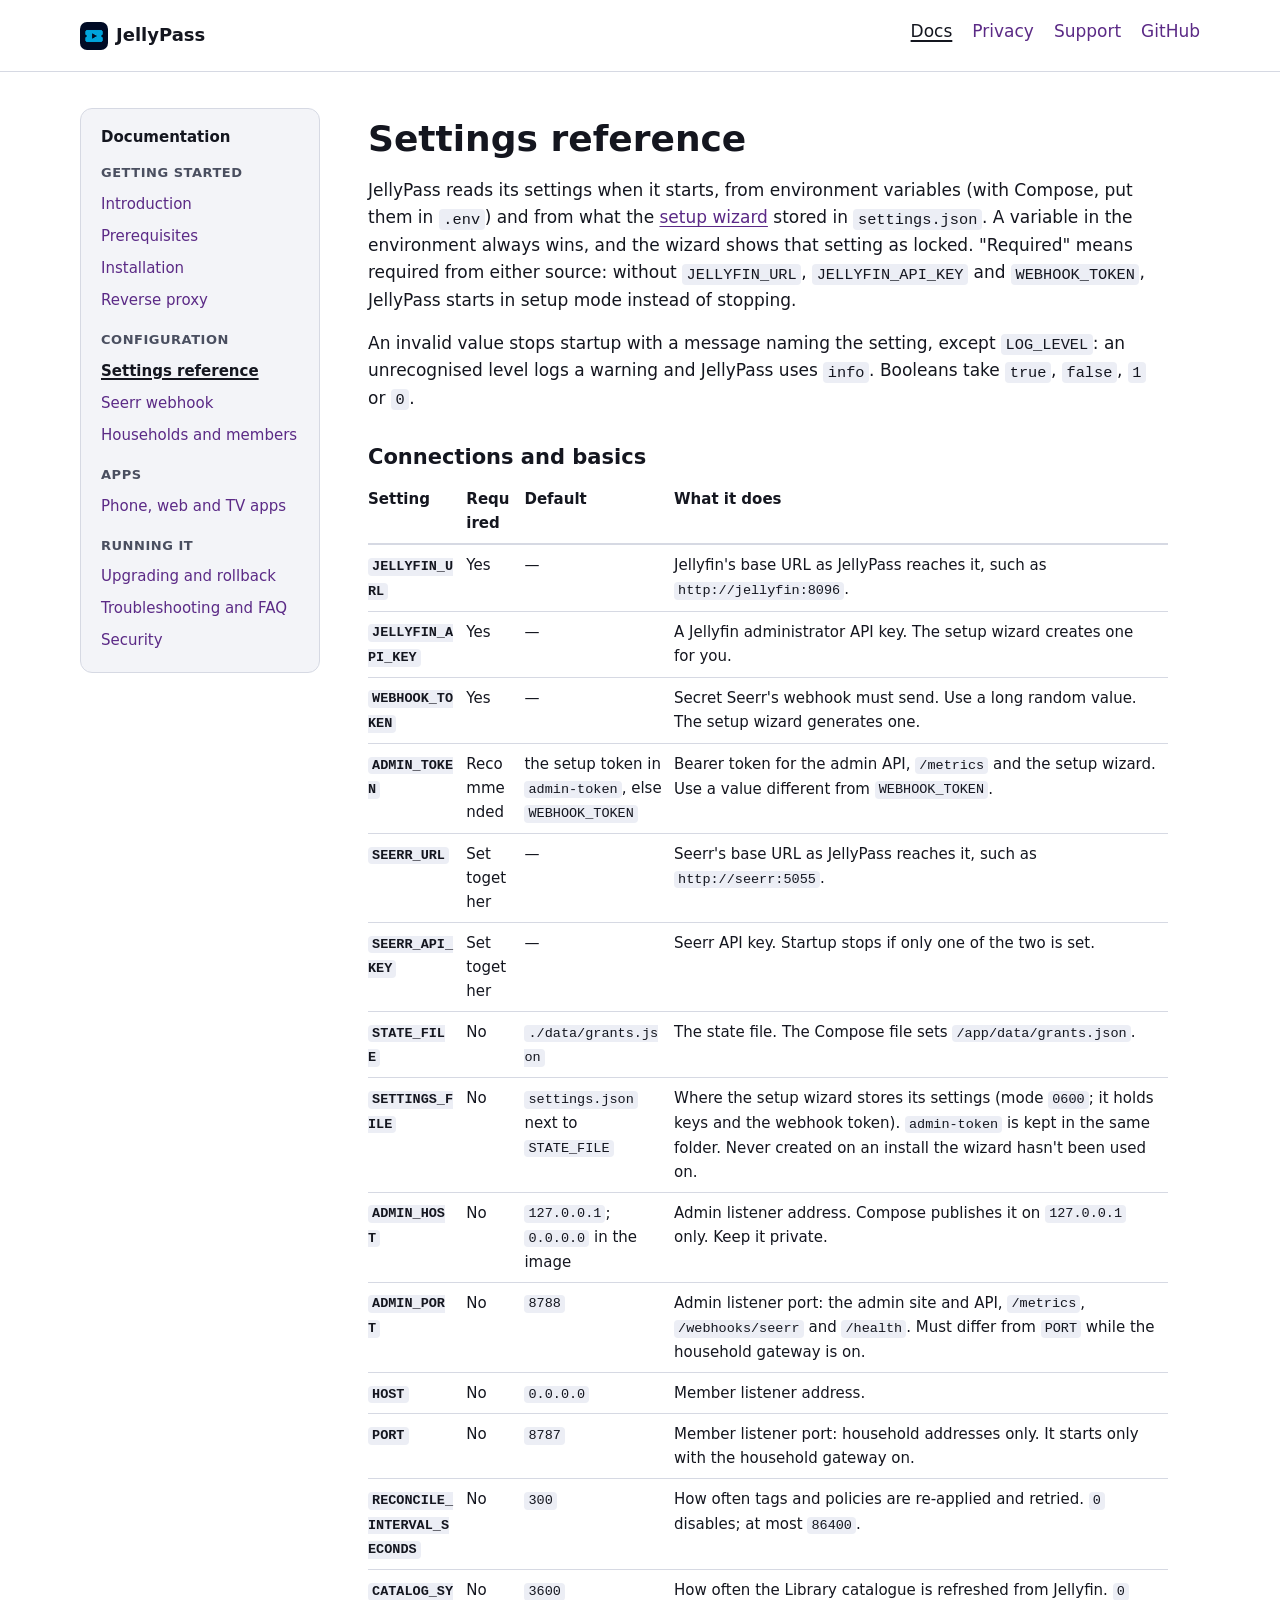
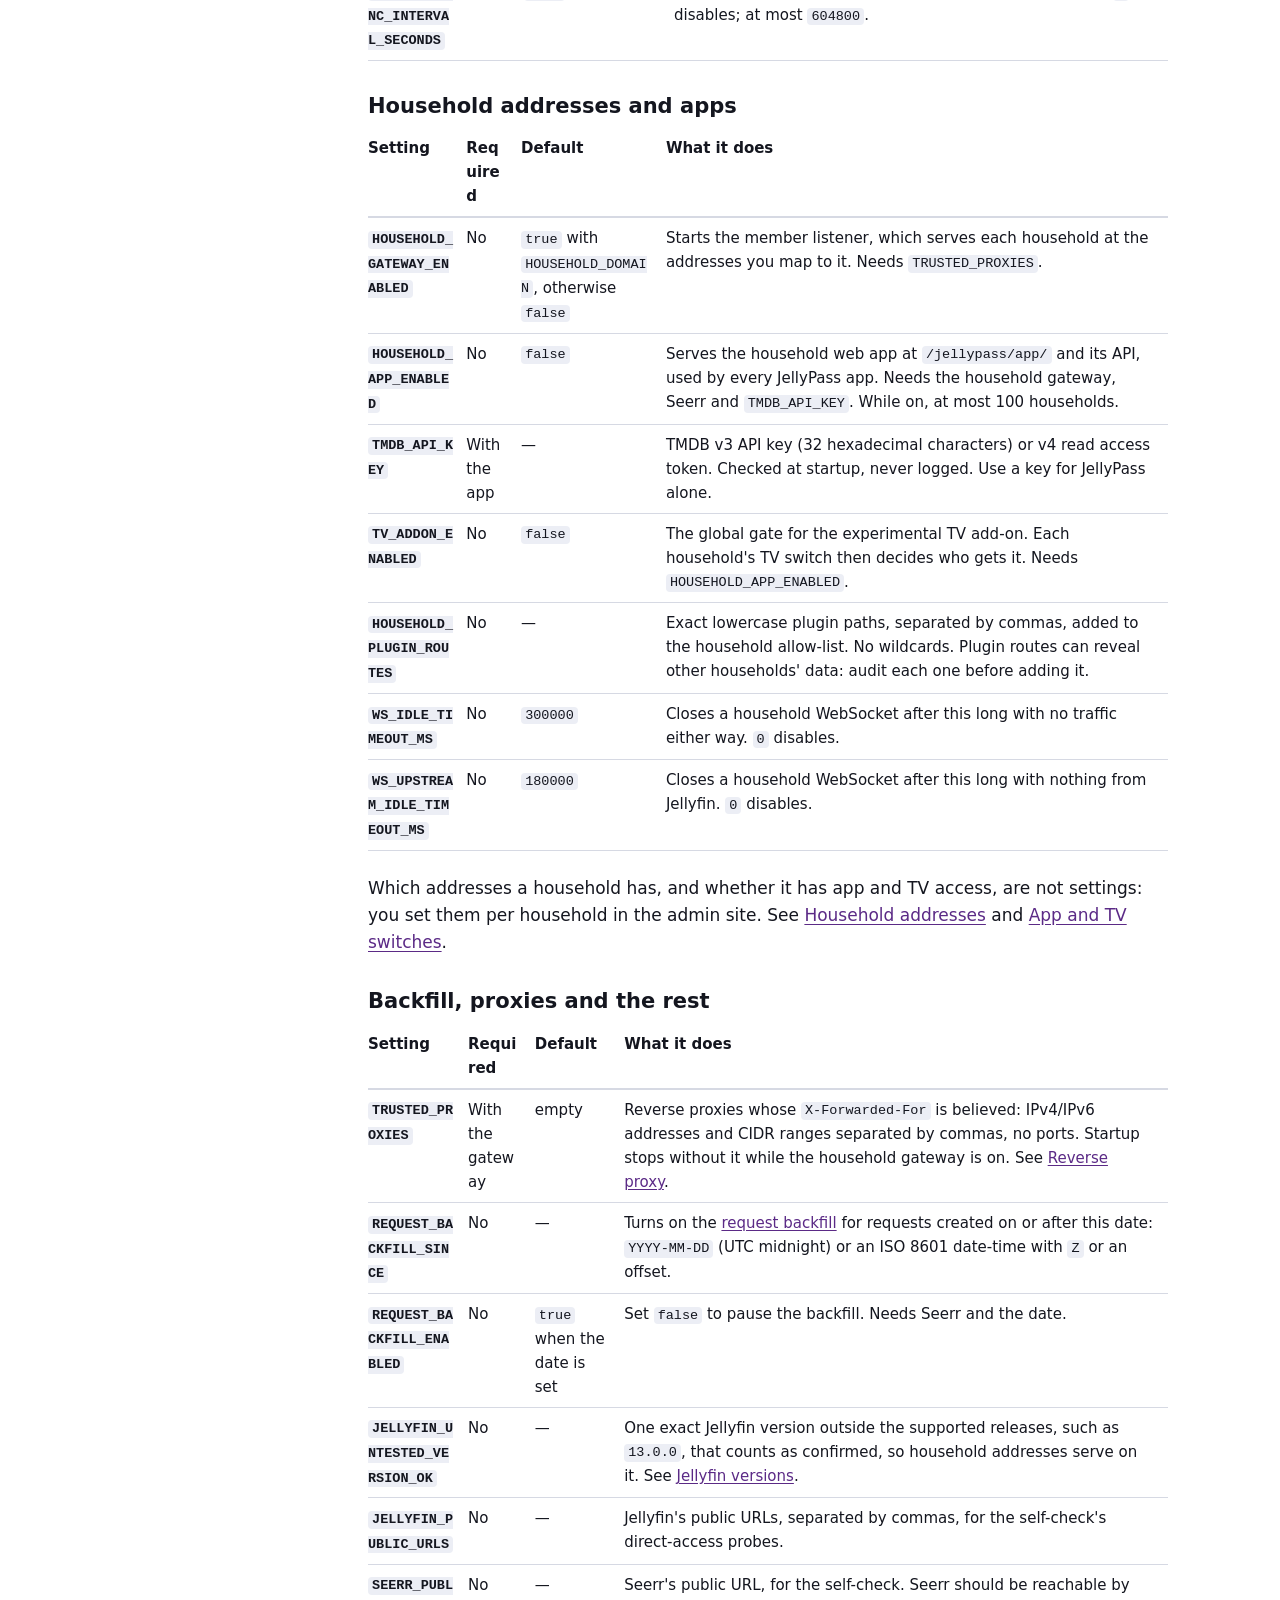
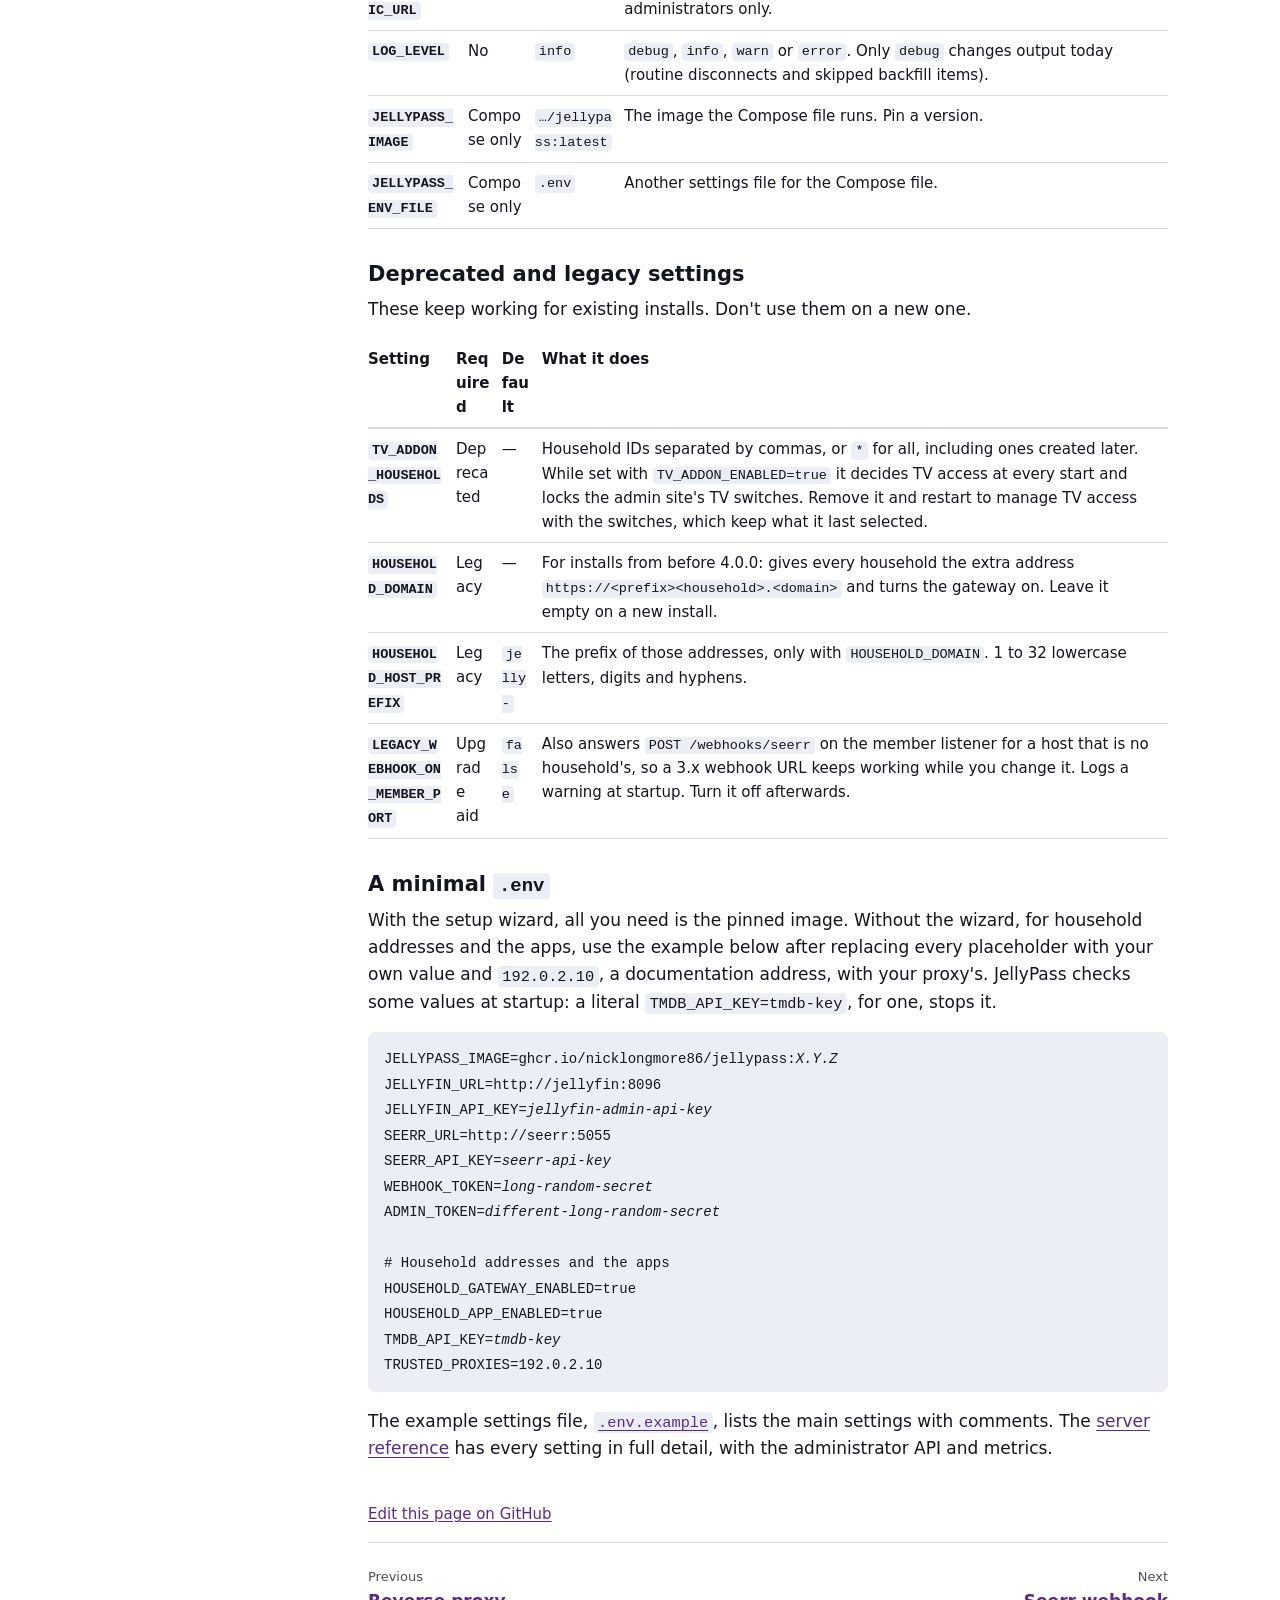
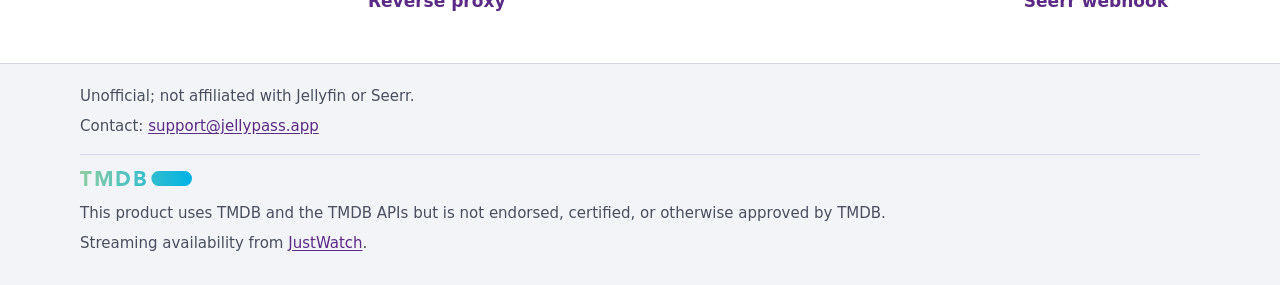
<file: docs/configuration/index.html>
<!DOCTYPE html>
<html lang="en">
<head>
  <meta charset="utf-8">
  <meta name="viewport" content="width=device-width, initial-scale=1">
  <title>Settings reference – JellyPass docs</title>
  <meta name="description" content="Every JellyPass setting: name, whether it is required, its default and what it does, with what the setup wizard stores and what is deprecated.">
  <link rel="stylesheet" href="/style.css">
  <link rel="icon" href="/favicon.png" type="image/png">
  <link rel="apple-touch-icon" href="/apple-touch-icon.png">
</head>
<body>
  <a class="skip-link" href="#main">Skip to content</a>
  <header class="site-header">
    <div class="wrap wide">
      <a class="brand" href="/"><img src="/favicon.png" alt="" width="28" height="28">JellyPass</a>
      <nav class="site-nav" aria-label="Site">
        <ul>
          <li><a href="/docs/" aria-current="page">Docs</a></li>
          <li><a href="/privacy/">Privacy</a></li>
          <li><a href="/support/">Support</a></li>
          <li><a href="https://github.com/nicklongmore86/jellypass">GitHub</a></li>
        </ul>
      </nav>
    </div>
  </header>

  <div class="docs wrap wide">
    <nav class="docs-nav" aria-label="Documentation">
      <p class="docs-nav-title">Documentation</p>
      <p class="docs-nav-group">Getting started</p>
      <ul>
        <li><a href="/docs/">Introduction</a></li>
        <li><a href="/docs/prerequisites/">Prerequisites</a></li>
        <li><a href="/docs/installation/">Installation</a></li>
        <li><a href="/docs/reverse-proxy/">Reverse proxy</a></li>
      </ul>
      <p class="docs-nav-group">Configuration</p>
      <ul>
        <li><a href="/docs/configuration/" aria-current="page">Settings reference</a></li>
        <li><a href="/docs/seerr-webhook/">Seerr webhook</a></li>
        <li><a href="/docs/households/">Households and members</a></li>
      </ul>
      <p class="docs-nav-group">Apps</p>
      <ul>
        <li><a href="/docs/apps/">Phone, web and TV apps</a></li>
      </ul>
      <p class="docs-nav-group">Running it</p>
      <ul>
        <li><a href="/docs/upgrading/">Upgrading and rollback</a></li>
        <li><a href="/docs/troubleshooting/">Troubleshooting and FAQ</a></li>
        <li><a href="/docs/security/">Security</a></li>
      </ul>
    </nav>

    <main id="main" class="docs-main">
      <h1>Settings reference</h1>

      <p>JellyPass reads its settings when it starts, from environment variables (with Compose, put them in <code>.env</code>) and from what the <a href="/docs/installation/#wizard">setup wizard</a> stored in <code>settings.json</code>. A variable in the environment always wins, and the wizard shows that setting as locked. "Required" means required from either source: without <code>JELLYFIN_URL</code>, <code>JELLYFIN_API_KEY</code> and <code>WEBHOOK_TOKEN</code>, JellyPass starts in setup mode instead of stopping.</p>

      <p>An invalid value stops startup with a message naming the setting, except <code>LOG_LEVEL</code>: an unrecognised level logs a warning and JellyPass uses <code>info</code>. Booleans take <code>true</code>, <code>false</code>, <code>1</code> or <code>0</code>.</p>

      <h2 id="core">Connections and basics</h2>

      <div class="table-scroll">
      <table class="settings">
        <thead><tr><th scope="col">Setting</th><th scope="col">Required</th><th scope="col">Default</th><th scope="col">What it does</th></tr></thead>
        <tbody>
          <tr><th scope="row"><code>JELLYFIN_URL</code></th><td data-label="Required">Yes</td><td data-label="Default">—</td><td>Jellyfin's base URL as JellyPass reaches it, such as <code>http://jellyfin:8096</code>.</td></tr>
          <tr><th scope="row"><code>JELLYFIN_API_KEY</code></th><td data-label="Required">Yes</td><td data-label="Default">—</td><td>A Jellyfin administrator API key. The setup wizard creates one for you.</td></tr>
          <tr><th scope="row"><code>WEBHOOK_TOKEN</code></th><td data-label="Required">Yes</td><td data-label="Default">—</td><td>Secret Seerr's webhook must send. Use a long random value. The setup wizard generates one.</td></tr>
          <tr><th scope="row"><code>ADMIN_TOKEN</code></th><td data-label="Required">Recommended</td><td data-label="Default">the setup token in <code>admin-token</code>, else <code>WEBHOOK_TOKEN</code></td><td>Bearer token for the admin API, <code>/metrics</code> and the setup wizard. Use a value different from <code>WEBHOOK_TOKEN</code>.</td></tr>
          <tr><th scope="row"><code>SEERR_URL</code></th><td data-label="Required">Set together</td><td data-label="Default">—</td><td>Seerr's base URL as JellyPass reaches it, such as <code>http://seerr:5055</code>.</td></tr>
          <tr><th scope="row"><code>SEERR_API_KEY</code></th><td data-label="Required">Set together</td><td data-label="Default">—</td><td>Seerr API key. Startup stops if only one of the two is set.</td></tr>
          <tr><th scope="row"><code>STATE_FILE</code></th><td data-label="Required">No</td><td data-label="Default"><code>./data/grants.json</code></td><td>The state file. The Compose file sets <code>/app/data/grants.json</code>.</td></tr>
          <tr><th scope="row"><code>SETTINGS_FILE</code></th><td data-label="Required">No</td><td data-label="Default"><code>settings.json</code> next to <code>STATE_FILE</code></td><td>Where the setup wizard stores its settings (mode <code>0600</code>; it holds keys and the webhook token). <code>admin-token</code> is kept in the same folder. Never created on an install the wizard hasn't been used on.</td></tr>
          <tr><th scope="row"><code>ADMIN_HOST</code></th><td data-label="Required">No</td><td data-label="Default"><code>127.0.0.1</code>; <code>0.0.0.0</code> in the image</td><td>Admin listener address. Compose publishes it on <code>127.0.0.1</code> only. Keep it private.</td></tr>
          <tr><th scope="row"><code>ADMIN_PORT</code></th><td data-label="Required">No</td><td data-label="Default"><code>8788</code></td><td>Admin listener port: the admin site and API, <code>/metrics</code>, <code>/webhooks/seerr</code> and <code>/health</code>. Must differ from <code>PORT</code> while the household gateway is on.</td></tr>
          <tr><th scope="row"><code>HOST</code></th><td data-label="Required">No</td><td data-label="Default"><code>0.0.0.0</code></td><td>Member listener address.</td></tr>
          <tr><th scope="row"><code>PORT</code></th><td data-label="Required">No</td><td data-label="Default"><code>8787</code></td><td>Member listener port: household addresses only. It starts only with the household gateway on.</td></tr>
          <tr><th scope="row"><code>RECONCILE_INTERVAL_SECONDS</code></th><td data-label="Required">No</td><td data-label="Default"><code>300</code></td><td>How often tags and policies are re-applied and retried. <code>0</code> disables; at most <code>86400</code>.</td></tr>
          <tr><th scope="row"><code>CATALOG_SYNC_INTERVAL_SECONDS</code></th><td data-label="Required">No</td><td data-label="Default"><code>3600</code></td><td>How often the Library catalogue is refreshed from Jellyfin. <code>0</code> disables; at most <code>604800</code>.</td></tr>
        </tbody>
      </table>
      </div>

      <h2 id="households">Household addresses and apps</h2>

      <div class="table-scroll">
      <table class="settings">
        <thead><tr><th scope="col">Setting</th><th scope="col">Required</th><th scope="col">Default</th><th scope="col">What it does</th></tr></thead>
        <tbody>
          <tr><th scope="row"><code>HOUSEHOLD_GATEWAY_ENABLED</code></th><td data-label="Required">No</td><td data-label="Default"><code>true</code> with <code>HOUSEHOLD_DOMAIN</code>, otherwise <code>false</code></td><td>Starts the member listener, which serves each household at the addresses you map to it. Needs <code>TRUSTED_PROXIES</code>.</td></tr>
          <tr><th scope="row"><code>HOUSEHOLD_APP_ENABLED</code></th><td data-label="Required">No</td><td data-label="Default"><code>false</code></td><td>Serves the household web app at <code>/jellypass/app/</code> and its API, used by every JellyPass app. Needs the household gateway, Seerr and <code>TMDB_API_KEY</code>. While on, at most 100 households.</td></tr>
          <tr><th scope="row"><code>TMDB_API_KEY</code></th><td data-label="Required">With the app</td><td data-label="Default">—</td><td>TMDB v3 API key (32 hexadecimal characters) or v4 read access token. Checked at startup, never logged. Use a key for JellyPass alone.</td></tr>
          <tr><th scope="row"><code>TV_ADDON_ENABLED</code></th><td data-label="Required">No</td><td data-label="Default"><code>false</code></td><td>The global gate for the experimental TV add-on. Each household's TV switch then decides who gets it. Needs <code>HOUSEHOLD_APP_ENABLED</code>.</td></tr>
          <tr><th scope="row"><code>HOUSEHOLD_PLUGIN_ROUTES</code></th><td data-label="Required">No</td><td data-label="Default">—</td><td>Exact lowercase plugin paths, separated by commas, added to the household allow-list. No wildcards. Plugin routes can reveal other households' data: audit each one before adding it.</td></tr>
          <tr><th scope="row"><code>WS_IDLE_TIMEOUT_MS</code></th><td data-label="Required">No</td><td data-label="Default"><code>300000</code></td><td>Closes a household WebSocket after this long with no traffic either way. <code>0</code> disables.</td></tr>
          <tr><th scope="row"><code>WS_UPSTREAM_IDLE_TIMEOUT_MS</code></th><td data-label="Required">No</td><td data-label="Default"><code>180000</code></td><td>Closes a household WebSocket after this long with nothing from Jellyfin. <code>0</code> disables.</td></tr>
        </tbody>
      </table>
      </div>

      <p>Which addresses a household has, and whether it has app and TV access, are not settings: you set them per household in the admin site. See <a href="/docs/households/#addresses">Household addresses</a> and <a href="/docs/households/#switches">App and TV switches</a>.</p>

      <h2 id="other">Backfill, proxies and the rest</h2>

      <div class="table-scroll">
      <table class="settings">
        <thead><tr><th scope="col">Setting</th><th scope="col">Required</th><th scope="col">Default</th><th scope="col">What it does</th></tr></thead>
        <tbody>
          <tr><th scope="row"><code>TRUSTED_PROXIES</code></th><td data-label="Required">With the gateway</td><td data-label="Default">empty</td><td>Reverse proxies whose <code>X-Forwarded-For</code> is believed: IPv4/IPv6 addresses and CIDR ranges separated by commas, no ports. Startup stops without it while the household gateway is on. See <a href="/docs/reverse-proxy/#trusted-proxies">Reverse proxy</a>.</td></tr>
          <tr><th scope="row"><code>REQUEST_BACKFILL_SINCE</code></th><td data-label="Required">No</td><td data-label="Default">—</td><td>Turns on the <a href="/docs/seerr-webhook/#backfill">request backfill</a> for requests created on or after this date: <code>YYYY-MM-DD</code> (UTC midnight) or an ISO 8601 date-time with <code>Z</code> or an offset.</td></tr>
          <tr><th scope="row"><code>REQUEST_BACKFILL_ENABLED</code></th><td data-label="Required">No</td><td data-label="Default"><code>true</code> when the date is set</td><td>Set <code>false</code> to pause the backfill. Needs Seerr and the date.</td></tr>
          <tr><th scope="row"><code>JELLYFIN_UNTESTED_VERSION_OK</code></th><td data-label="Required">No</td><td data-label="Default">—</td><td>One exact Jellyfin version outside the supported releases, such as <code>13.0.0</code>, that counts as confirmed, so household addresses serve on it. See <a href="/docs/upgrading/#jellyfin-versions">Jellyfin versions</a>.</td></tr>
          <tr><th scope="row"><code>JELLYFIN_PUBLIC_URLS</code></th><td data-label="Required">No</td><td data-label="Default">—</td><td>Jellyfin's public URLs, separated by commas, for the self-check's direct-access probes.</td></tr>
          <tr><th scope="row"><code>SEERR_PUBLIC_URL</code></th><td data-label="Required">No</td><td data-label="Default">—</td><td>Seerr's public URL, for the self-check. Seerr should be reachable by administrators only.</td></tr>
          <tr><th scope="row"><code>LOG_LEVEL</code></th><td data-label="Required">No</td><td data-label="Default"><code>info</code></td><td><code>debug</code>, <code>info</code>, <code>warn</code> or <code>error</code>. Only <code>debug</code> changes output today (routine disconnects and skipped backfill items).</td></tr>
          <tr><th scope="row"><code>JELLYPASS_IMAGE</code></th><td data-label="Required">Compose only</td><td data-label="Default"><code>…/jellypass:latest</code></td><td>The image the Compose file runs. Pin a version.</td></tr>
          <tr><th scope="row"><code>JELLYPASS_ENV_FILE</code></th><td data-label="Required">Compose only</td><td data-label="Default"><code>.env</code></td><td>Another settings file for the Compose file.</td></tr>
        </tbody>
      </table>
      </div>

      <h2 id="deprecated">Deprecated and legacy settings</h2>

      <p>These keep working for existing installs. Don't use them on a new one.</p>

      <div class="table-scroll">
      <table class="settings">
        <thead><tr><th scope="col">Setting</th><th scope="col">Required</th><th scope="col">Default</th><th scope="col">What it does</th></tr></thead>
        <tbody>
          <tr><th scope="row"><code>TV_ADDON_HOUSEHOLDS</code></th><td data-label="Required">Deprecated</td><td data-label="Default">—</td><td>Household IDs separated by commas, or <code>*</code> for all, including ones created later. While set with <code>TV_ADDON_ENABLED=true</code> it decides TV access at every start and locks the admin site's TV switches. Remove it and restart to manage TV access with the switches, which keep what it last selected.</td></tr>
          <tr><th scope="row"><code>HOUSEHOLD_DOMAIN</code></th><td data-label="Required">Legacy</td><td data-label="Default">—</td><td>For installs from before 4.0.0: gives every household the extra address <code>https://&lt;prefix&gt;&lt;household&gt;.&lt;domain&gt;</code> and turns the gateway on. Leave it empty on a new install.</td></tr>
          <tr><th scope="row"><code>HOUSEHOLD_HOST_PREFIX</code></th><td data-label="Required">Legacy</td><td data-label="Default"><code>jelly-</code></td><td>The prefix of those addresses, only with <code>HOUSEHOLD_DOMAIN</code>. 1 to 32 lowercase letters, digits and hyphens.</td></tr>
          <tr><th scope="row"><code>LEGACY_WEBHOOK_ON_MEMBER_PORT</code></th><td data-label="Required">Upgrade aid</td><td data-label="Default"><code>false</code></td><td>Also answers <code>POST /webhooks/seerr</code> on the member listener for a host that is no household's, so a 3.x webhook URL keeps working while you change it. Logs a warning at startup. Turn it off afterwards.</td></tr>
        </tbody>
      </table>
      </div>

      <h2 id="minimal">A minimal <code>.env</code></h2>

      <p>With the setup wizard, all you need is the pinned image. Without the wizard, for household addresses and the apps, use the example below after replacing every placeholder with your own value and <code>192.0.2.10</code>, a documentation address, with your proxy's. JellyPass checks some values at startup: a literal <code>TMDB_API_KEY=tmdb-key</code>, for one, stops it.</p>

      <pre><code>JELLYPASS_IMAGE=ghcr.io/nicklongmore86/jellypass:<var>X.Y.Z</var>
JELLYFIN_URL=http://jellyfin:8096
JELLYFIN_API_KEY=<var>jellyfin-admin-api-key</var>
SEERR_URL=http://seerr:5055
SEERR_API_KEY=<var>seerr-api-key</var>
WEBHOOK_TOKEN=<var>long-random-secret</var>
ADMIN_TOKEN=<var>different-long-random-secret</var>

# Household addresses and the apps
HOUSEHOLD_GATEWAY_ENABLED=true
HOUSEHOLD_APP_ENABLED=true
TMDB_API_KEY=<var>tmdb-key</var>
TRUSTED_PROXIES=192.0.2.10</code></pre>

      <p>The example settings file, <a href="https://github.com/nicklongmore86/jellypass/blob/main/.env.example"><code>.env.example</code></a>, lists the main settings with comments. The <a href="https://github.com/nicklongmore86/jellypass/blob/main/docs/server-reference.md#configuration">server reference</a> has every setting in full detail, with the administrator API and metrics.</p>

      <p class="edit-link"><a href="https://github.com/nicklongmore86/jellypass-site/edit/main/docs/configuration/index.html">Edit this page on GitHub</a></p>
      <nav class="pager" aria-label="Previous and next page">
        <a class="pager-prev" href="/docs/reverse-proxy/"><span>Previous</span>Reverse proxy</a>
        <a class="pager-next" href="/docs/seerr-webhook/"><span>Next</span>Seerr webhook</a>
      </nav>
    </main>
  </div>

  <footer class="site-footer">
    <div class="wrap wide">
      <p>Unofficial; not affiliated with Jellyfin or Seerr.</p>
      <p>Contact: <a href="mailto:support@jellypass.app">support@jellypass.app</a></p>
      <div class="credits">
        <a class="tmdb-logo-link" href="https://www.themoviedb.org/"><img class="tmdb-logo" src="/tmdb-logo.svg" alt="The Movie Database (TMDB)" width="112" height="15"></a>
        <p>This product uses TMDB and the TMDB APIs but is not endorsed, certified, or otherwise approved by TMDB.</p>
        <p>Streaming availability from <a href="https://www.justwatch.com/">JustWatch</a>.</p>
      </div>
    </div>
  </footer>
</body>
</html>
</file>
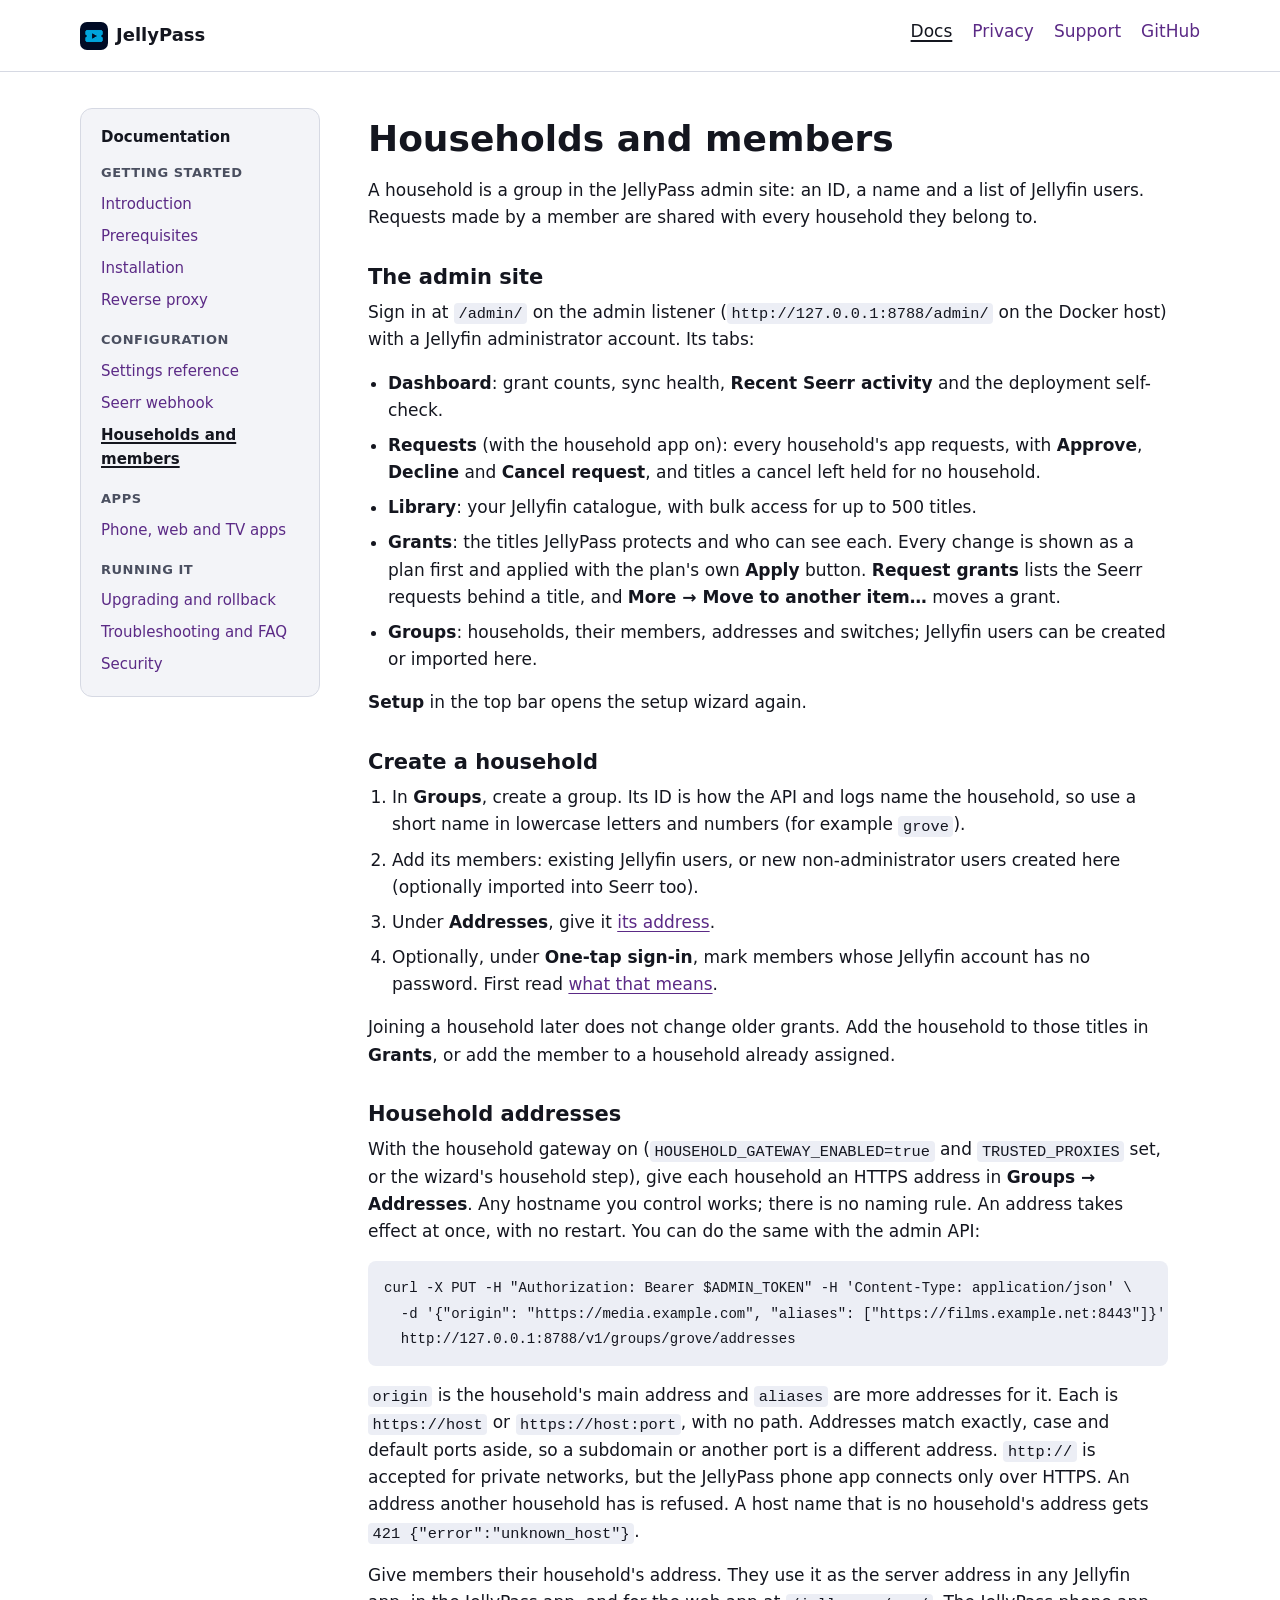
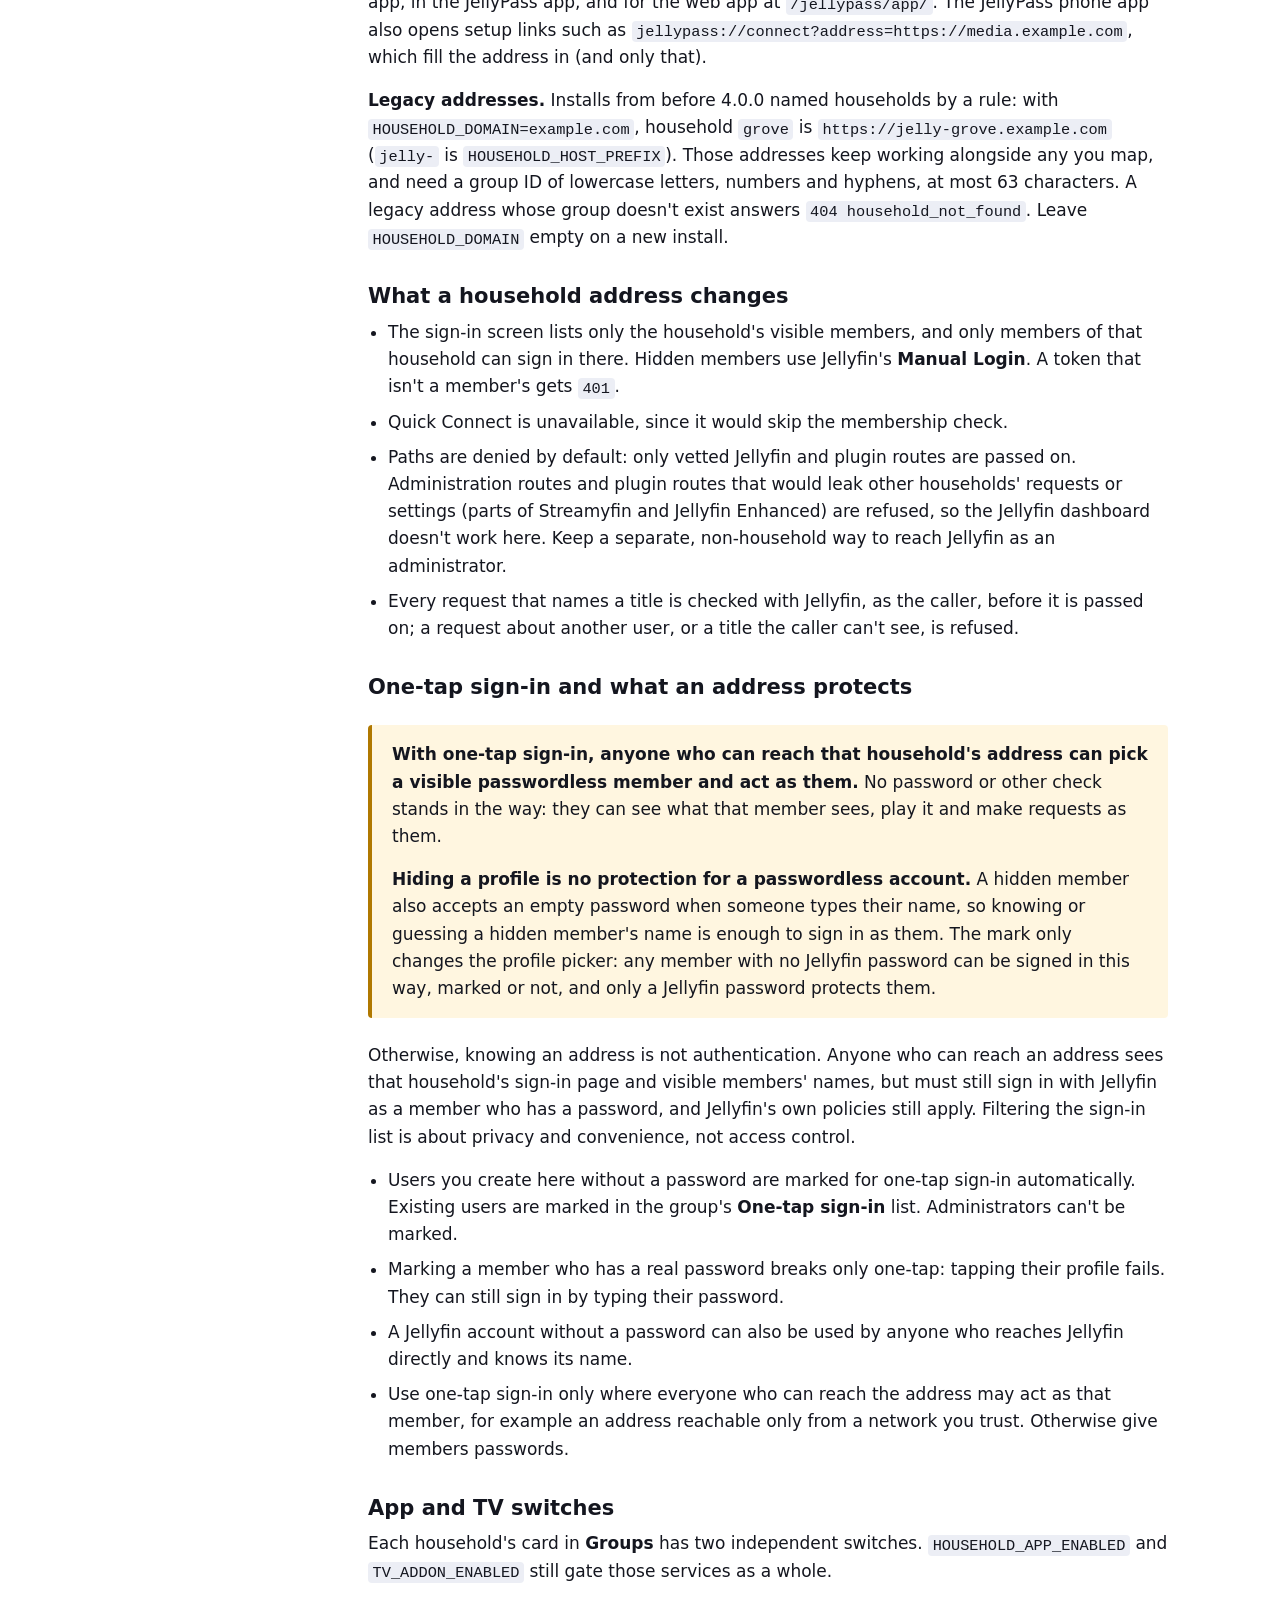
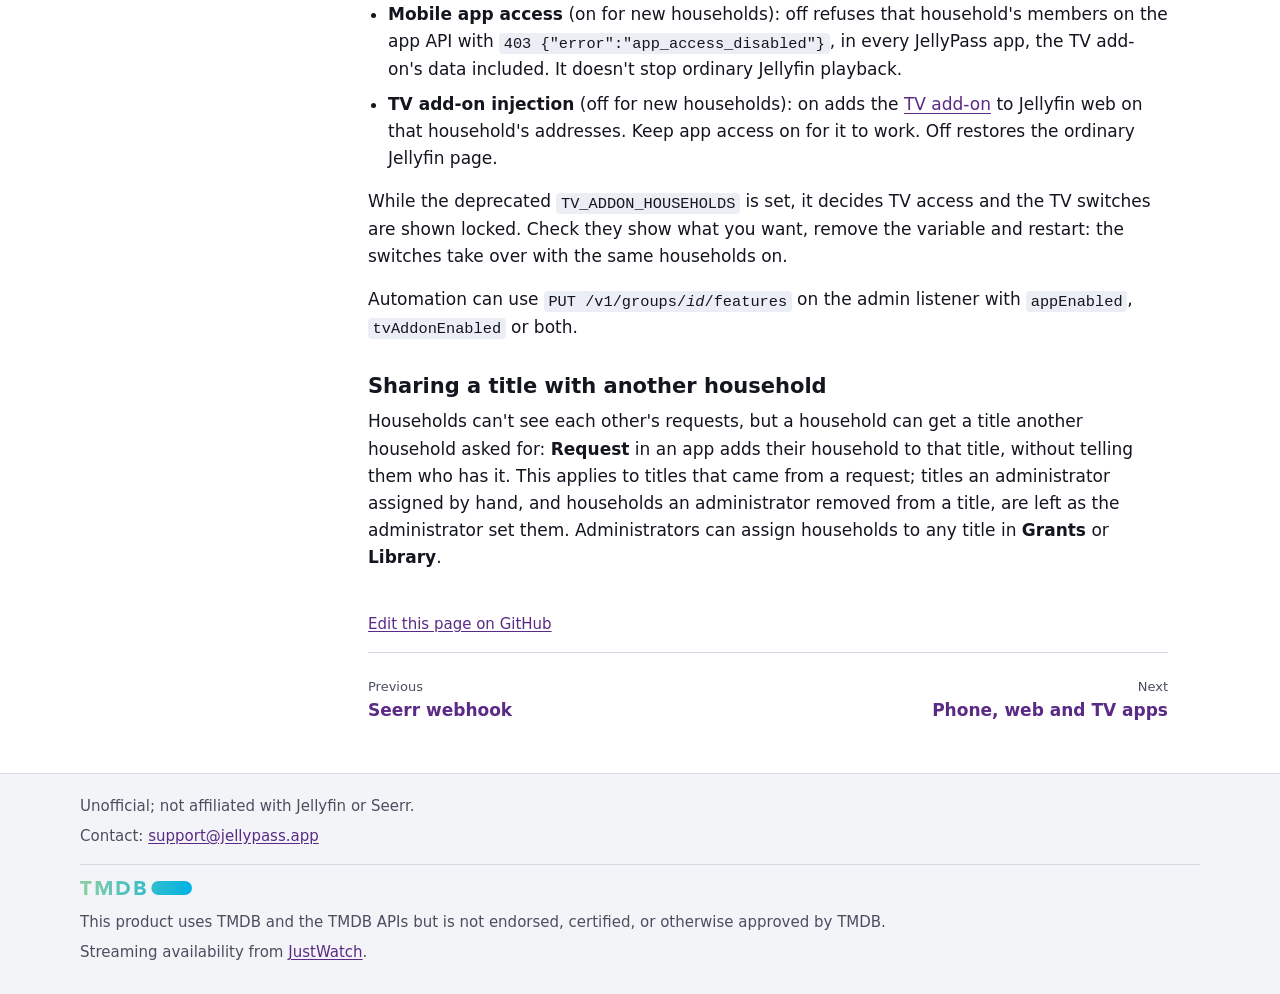
<file: docs/households/index.html>
<!DOCTYPE html>
<html lang="en">
<head>
  <meta charset="utf-8">
  <meta name="viewport" content="width=device-width, initial-scale=1">
  <title>Households and members – JellyPass docs</title>
  <meta name="description" content="Create households in the JellyPass admin site, map each its own address, add members, set app and TV switches, and understand what one-tap sign-in means for security.">
  <link rel="stylesheet" href="/style.css">
  <link rel="icon" href="/favicon.png" type="image/png">
  <link rel="apple-touch-icon" href="/apple-touch-icon.png">
</head>
<body>
  <a class="skip-link" href="#main">Skip to content</a>
  <header class="site-header">
    <div class="wrap wide">
      <a class="brand" href="/"><img src="/favicon.png" alt="" width="28" height="28">JellyPass</a>
      <nav class="site-nav" aria-label="Site">
        <ul>
          <li><a href="/docs/" aria-current="page">Docs</a></li>
          <li><a href="/privacy/">Privacy</a></li>
          <li><a href="/support/">Support</a></li>
          <li><a href="https://github.com/nicklongmore86/jellypass">GitHub</a></li>
        </ul>
      </nav>
    </div>
  </header>

  <div class="docs wrap wide">
    <nav class="docs-nav" aria-label="Documentation">
      <p class="docs-nav-title">Documentation</p>
      <p class="docs-nav-group">Getting started</p>
      <ul>
        <li><a href="/docs/">Introduction</a></li>
        <li><a href="/docs/prerequisites/">Prerequisites</a></li>
        <li><a href="/docs/installation/">Installation</a></li>
        <li><a href="/docs/reverse-proxy/">Reverse proxy</a></li>
      </ul>
      <p class="docs-nav-group">Configuration</p>
      <ul>
        <li><a href="/docs/configuration/">Settings reference</a></li>
        <li><a href="/docs/seerr-webhook/">Seerr webhook</a></li>
        <li><a href="/docs/households/" aria-current="page">Households and members</a></li>
      </ul>
      <p class="docs-nav-group">Apps</p>
      <ul>
        <li><a href="/docs/apps/">Phone, web and TV apps</a></li>
      </ul>
      <p class="docs-nav-group">Running it</p>
      <ul>
        <li><a href="/docs/upgrading/">Upgrading and rollback</a></li>
        <li><a href="/docs/troubleshooting/">Troubleshooting and FAQ</a></li>
        <li><a href="/docs/security/">Security</a></li>
      </ul>
    </nav>

    <main id="main" class="docs-main">
      <h1>Households and members</h1>

      <p>A household is a group in the JellyPass admin site: an ID, a name and a list of Jellyfin users. Requests made by a member are shared with every household they belong to.</p>

      <h2 id="admin">The admin site</h2>

      <p>Sign in at <code>/admin/</code> on the admin listener (<code>http://127.0.0.1:8788/admin/</code> on the Docker host) with a Jellyfin administrator account. Its tabs:</p>

      <ul>
        <li><strong>Dashboard</strong>: grant counts, sync health, <strong>Recent Seerr activity</strong> and the deployment self-check.</li>
        <li><strong>Requests</strong> (with the household app on): every household's app requests, with <strong>Approve</strong>, <strong>Decline</strong> and <strong>Cancel request</strong>, and titles a cancel left held for no household.</li>
        <li><strong>Library</strong>: your Jellyfin catalogue, with bulk access for up to 500 titles.</li>
        <li><strong>Grants</strong>: the titles JellyPass protects and who can see each. Every change is shown as a plan first and applied with the plan's own <strong>Apply</strong> button. <strong>Request grants</strong> lists the Seerr requests behind a title, and <strong>More → Move to another item…</strong> moves a grant.</li>
        <li><strong>Groups</strong>: households, their members, addresses and switches; Jellyfin users can be created or imported here.</li>
      </ul>

      <p><strong>Setup</strong> in the top bar opens the setup wizard again.</p>

      <h2 id="create">Create a household</h2>

      <ol>
        <li>In <strong>Groups</strong>, create a group. Its ID is how the API and logs name the household, so use a short name in lowercase letters and numbers (for example <code>grove</code>).</li>
        <li>Add its members: existing Jellyfin users, or new non-administrator users created here (optionally imported into Seerr too).</li>
        <li>Under <strong>Addresses</strong>, give it <a href="#addresses">its address</a>.</li>
        <li>Optionally, under <strong>One-tap sign-in</strong>, mark members whose Jellyfin account has no password. First read <a href="#one-tap">what that means</a>.</li>
      </ol>

      <p>Joining a household later does not change older grants. Add the household to those titles in <strong>Grants</strong>, or add the member to a household already assigned.</p>

      <h2 id="addresses">Household addresses</h2>

      <p>With the household gateway on (<code>HOUSEHOLD_GATEWAY_ENABLED=true</code> and <code>TRUSTED_PROXIES</code> set, or the wizard's household step), give each household an HTTPS address in <strong>Groups → Addresses</strong>. Any hostname you control works; there is no naming rule. An address takes effect at once, with no restart. You can do the same with the admin API:</p>

      <pre><code>curl -X PUT -H "Authorization: Bearer $ADMIN_TOKEN" -H 'Content-Type: application/json' \
  -d '{"origin": "https://media.example.com", "aliases": ["https://films.example.net:8443"]}' \
  http://127.0.0.1:8788/v1/groups/grove/addresses</code></pre>

      <p><code>origin</code> is the household's main address and <code>aliases</code> are more addresses for it. Each is <code>https://host</code> or <code>https://host:port</code>, with no path. Addresses match exactly, case and default ports aside, so a subdomain or another port is a different address. <code>http://</code> is accepted for private networks, but the JellyPass phone app connects only over HTTPS. An address another household has is refused. A host name that is no household's address gets <code>421 {"error":"unknown_host"}</code>.</p>

      <p>Give members their household's address. They use it as the server address in any Jellyfin app, in the JellyPass app, and for the web app at <code>/jellypass/app/</code>. The JellyPass phone app also opens setup links such as <code>jellypass://connect?address=https://media.example.com</code>, which fill the address in (and only that).</p>

      <p><strong>Legacy addresses.</strong> Installs from before 4.0.0 named households by a rule: with <code>HOUSEHOLD_DOMAIN=example.com</code>, household <code>grove</code> is <code>https://jelly-grove.example.com</code> (<code>jelly-</code> is <code>HOUSEHOLD_HOST_PREFIX</code>). Those addresses keep working alongside any you map, and need a group ID of lowercase letters, numbers and hyphens, at most 63 characters. A legacy address whose group doesn't exist answers <code>404 household_not_found</code>. Leave <code>HOUSEHOLD_DOMAIN</code> empty on a new install.</p>

      <h2 id="on-the-address">What a household address changes</h2>

      <ul>
        <li>The sign-in screen lists only the household's visible members, and only members of that household can sign in there. Hidden members use Jellyfin's <strong>Manual Login</strong>. A token that isn't a member's gets <code>401</code>.</li>
        <li>Quick Connect is unavailable, since it would skip the membership check.</li>
        <li>Paths are denied by default: only vetted Jellyfin and plugin routes are passed on. Administration routes and plugin routes that would leak other households' requests or settings (parts of Streamyfin and Jellyfin Enhanced) are refused, so the Jellyfin dashboard doesn't work here. Keep a separate, non-household way to reach Jellyfin as an administrator.</li>
        <li>Every request that names a title is checked with Jellyfin, as the caller, before it is passed on; a request about another user, or a title the caller can't see, is refused.</li>
      </ul>

      <h2 id="one-tap">One-tap sign-in and what an address protects</h2>

      <div class="callout warning">
        <p><strong>With one-tap sign-in, anyone who can reach that household's address can pick a visible passwordless member and act as them.</strong> No password or other check stands in the way: they can see what that member sees, play it and make requests as them.</p>
        <p><strong>Hiding a profile is no protection for a passwordless account.</strong> A hidden member also accepts an empty password when someone types their name, so knowing or guessing a hidden member's name is enough to sign in as them. The mark only changes the profile picker: any member with no Jellyfin password can be signed in this way, marked or not, and only a Jellyfin password protects them.</p>
      </div>

      <p>Otherwise, knowing an address is not authentication. Anyone who can reach an address sees that household's sign-in page and visible members' names, but must still sign in with Jellyfin as a member who has a password, and Jellyfin's own policies still apply. Filtering the sign-in list is about privacy and convenience, not access control.</p>

      <ul>
        <li>Users you create here without a password are marked for one-tap sign-in automatically. Existing users are marked in the group's <strong>One-tap sign-in</strong> list. Administrators can't be marked.</li>
        <li>Marking a member who has a real password breaks only one-tap: tapping their profile fails. They can still sign in by typing their password.</li>
        <li>A Jellyfin account without a password can also be used by anyone who reaches Jellyfin directly and knows its name.</li>
        <li>Use one-tap sign-in only where everyone who can reach the address may act as that member, for example an address reachable only from a network you trust. Otherwise give members passwords.</li>
      </ul>

      <h2 id="switches">App and TV switches</h2>

      <p>Each household's card in <strong>Groups</strong> has two independent switches. <code>HOUSEHOLD_APP_ENABLED</code> and <code>TV_ADDON_ENABLED</code> still gate those services as a whole.</p>

      <ul>
        <li><strong>Mobile app access</strong> (on for new households): off refuses that household's members on the app API with <code>403 {"error":"app_access_disabled"}</code>, in every JellyPass app, the TV add-on's data included. It doesn't stop ordinary Jellyfin playback.</li>
        <li><strong>TV add-on injection</strong> (off for new households): on adds the <a href="/docs/apps/#tv">TV add-on</a> to Jellyfin web on that household's addresses. Keep app access on for it to work. Off restores the ordinary Jellyfin page.</li>
      </ul>

      <p>While the deprecated <code>TV_ADDON_HOUSEHOLDS</code> is set, it decides TV access and the TV switches are shown locked. Check they show what you want, remove the variable and restart: the switches take over with the same households on.</p>

      <p>Automation can use <code>PUT /v1/groups/<var>id</var>/features</code> on the admin listener with <code>appEnabled</code>, <code>tvAddonEnabled</code> or both.</p>

      <h2 id="sharing">Sharing a title with another household</h2>

      <p>Households can't see each other's requests, but a household can get a title another household asked for: <strong>Request</strong> in an app adds their household to that title, without telling them who has it. This applies to titles that came from a request; titles an administrator assigned by hand, and households an administrator removed from a title, are left as the administrator set them. Administrators can assign households to any title in <strong>Grants</strong> or <strong>Library</strong>.</p>

      <p class="edit-link"><a href="https://github.com/nicklongmore86/jellypass-site/edit/main/docs/households/index.html">Edit this page on GitHub</a></p>
      <nav class="pager" aria-label="Previous and next page">
        <a class="pager-prev" href="/docs/seerr-webhook/"><span>Previous</span>Seerr webhook</a>
        <a class="pager-next" href="/docs/apps/"><span>Next</span>Phone, web and TV apps</a>
      </nav>
    </main>
  </div>

  <footer class="site-footer">
    <div class="wrap wide">
      <p>Unofficial; not affiliated with Jellyfin or Seerr.</p>
      <p>Contact: <a href="mailto:support@jellypass.app">support@jellypass.app</a></p>
      <div class="credits">
        <a class="tmdb-logo-link" href="https://www.themoviedb.org/"><img class="tmdb-logo" src="/tmdb-logo.svg" alt="The Movie Database (TMDB)" width="112" height="15"></a>
        <p>This product uses TMDB and the TMDB APIs but is not endorsed, certified, or otherwise approved by TMDB.</p>
        <p>Streaming availability from <a href="https://www.justwatch.com/">JustWatch</a>.</p>
      </div>
    </div>
  </footer>
</body>
</html>
</file>
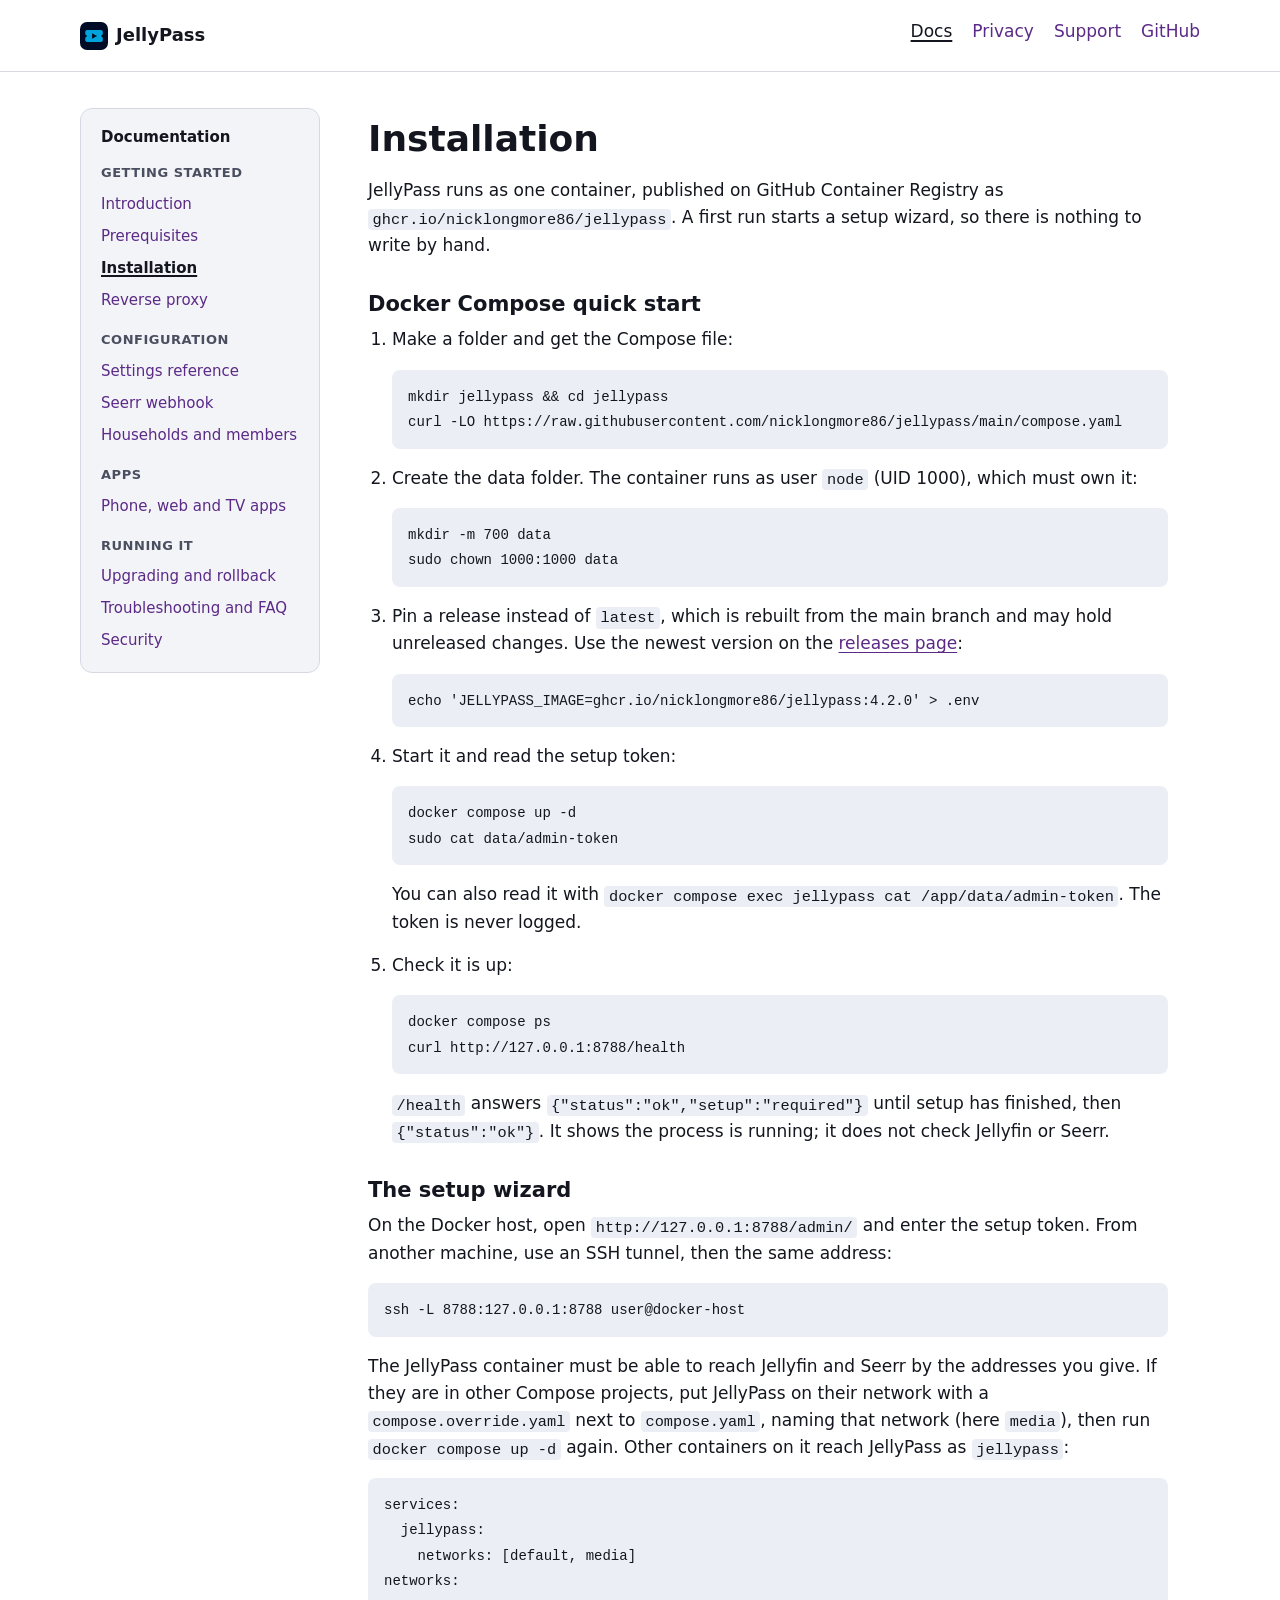
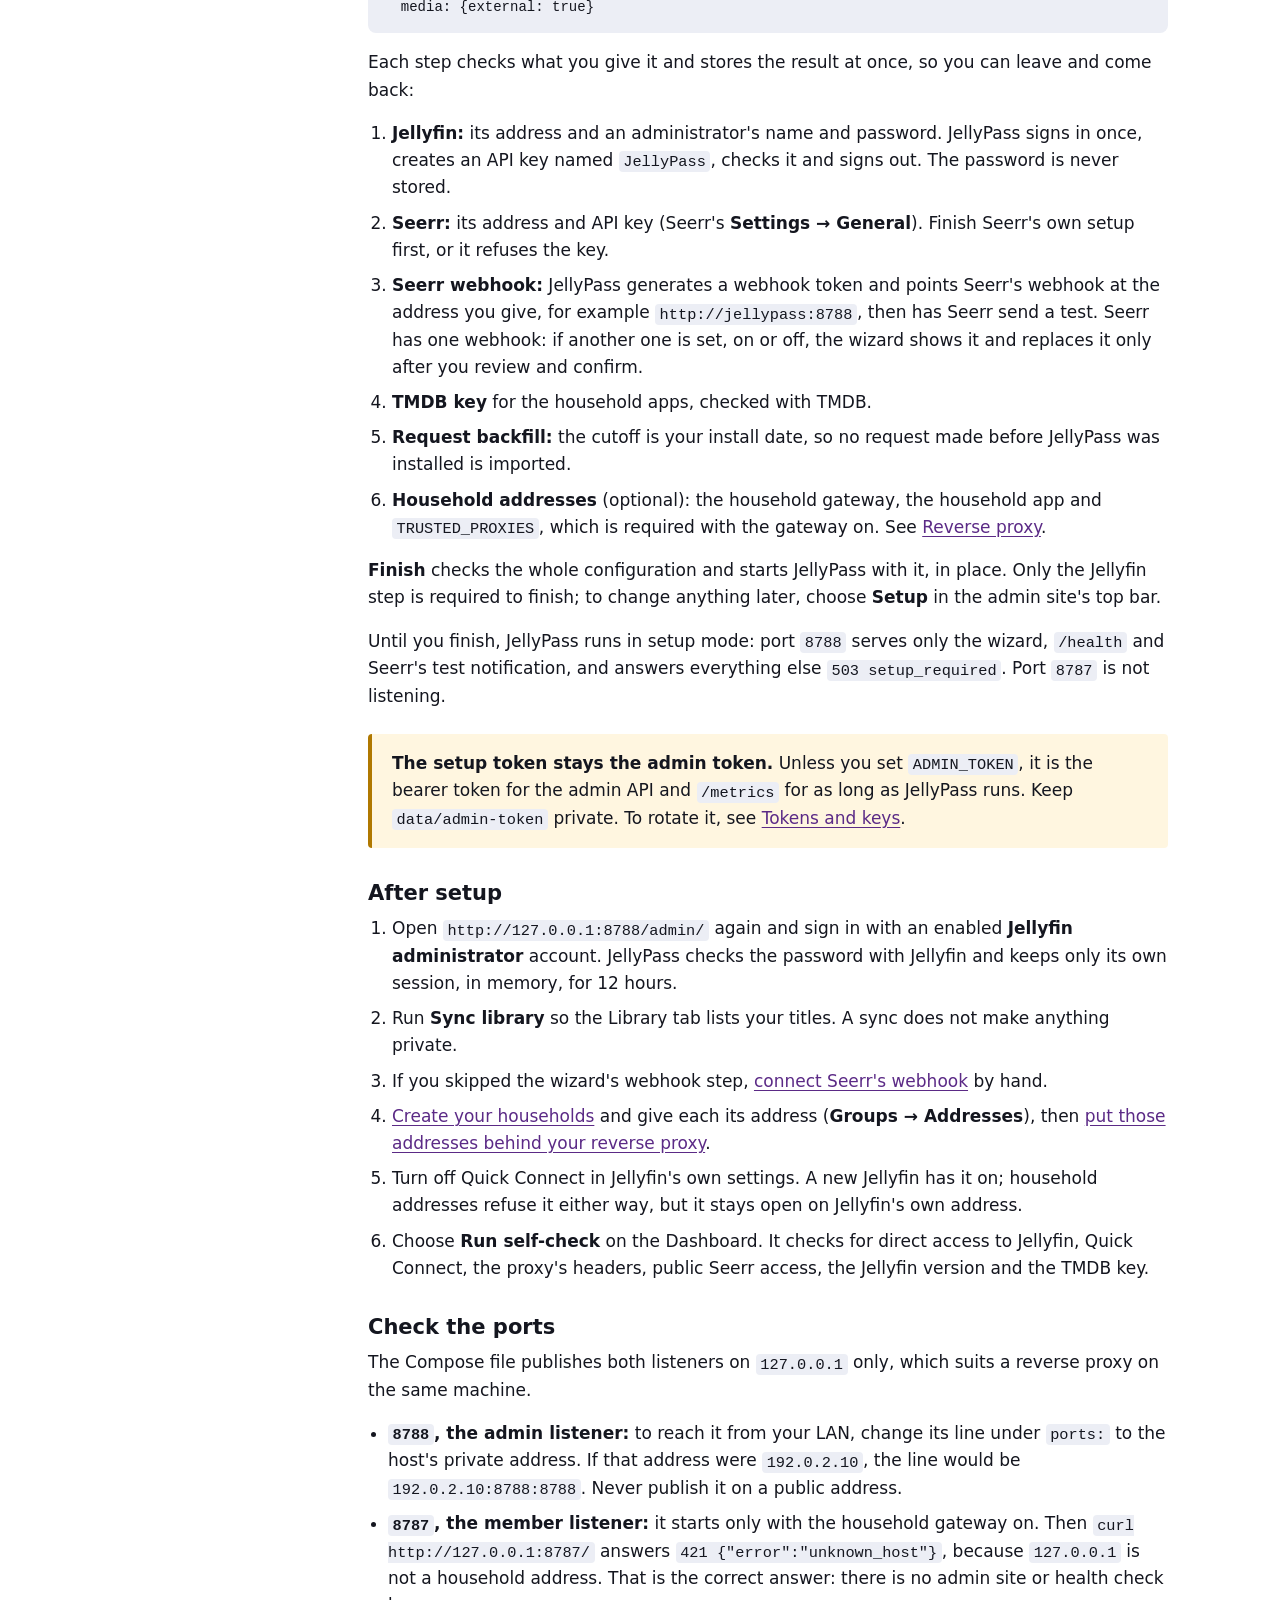
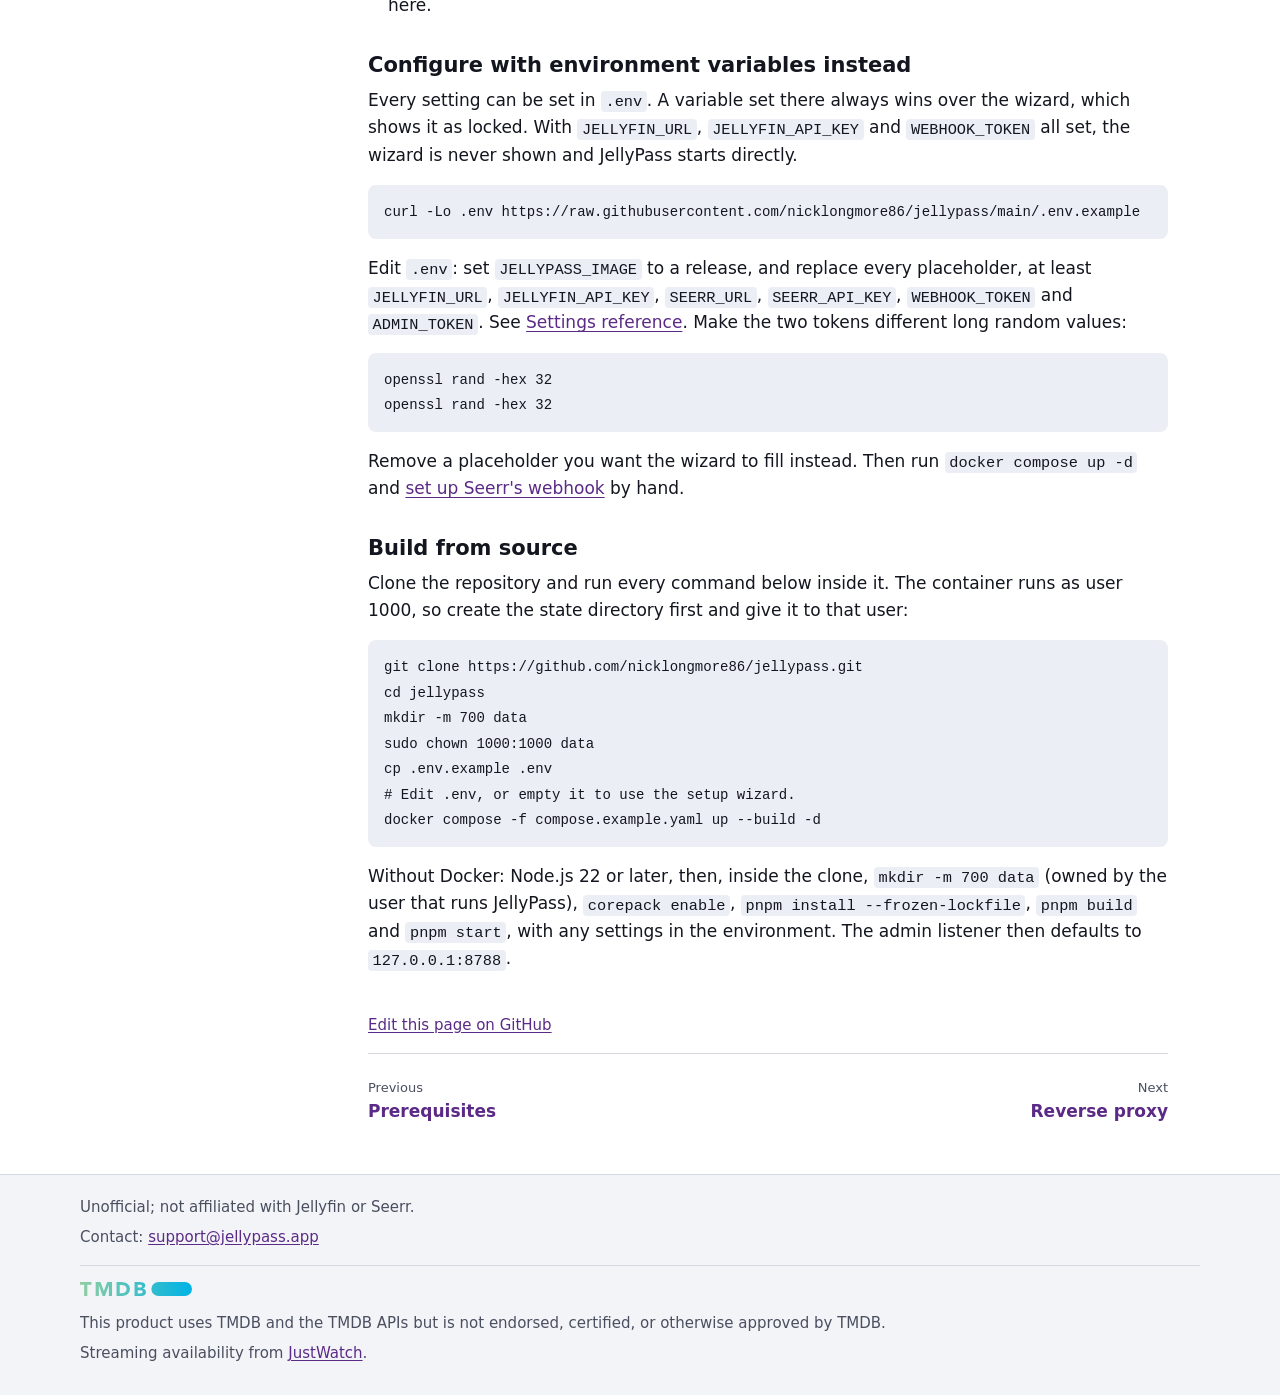
<file: docs/installation/index.html>
<!DOCTYPE html>
<html lang="en">
<head>
  <meta charset="utf-8">
  <meta name="viewport" content="width=device-width, initial-scale=1">
  <title>Installation – JellyPass docs</title>
  <meta name="description" content="Install JellyPass with Docker Compose: start it, read the setup token, follow the setup wizard on port 8788, then sign in, create households and map their addresses.">
  <link rel="stylesheet" href="/style.css">
  <link rel="icon" href="/favicon.png" type="image/png">
  <link rel="apple-touch-icon" href="/apple-touch-icon.png">
</head>
<body>
  <a class="skip-link" href="#main">Skip to content</a>
  <header class="site-header">
    <div class="wrap wide">
      <a class="brand" href="/"><img src="/favicon.png" alt="" width="28" height="28">JellyPass</a>
      <nav class="site-nav" aria-label="Site">
        <ul>
          <li><a href="/docs/" aria-current="page">Docs</a></li>
          <li><a href="/privacy/">Privacy</a></li>
          <li><a href="/support/">Support</a></li>
          <li><a href="https://github.com/nicklongmore86/jellypass">GitHub</a></li>
        </ul>
      </nav>
    </div>
  </header>

  <div class="docs wrap wide">
    <nav class="docs-nav" aria-label="Documentation">
      <p class="docs-nav-title">Documentation</p>
      <p class="docs-nav-group">Getting started</p>
      <ul>
        <li><a href="/docs/">Introduction</a></li>
        <li><a href="/docs/prerequisites/">Prerequisites</a></li>
        <li><a href="/docs/installation/" aria-current="page">Installation</a></li>
        <li><a href="/docs/reverse-proxy/">Reverse proxy</a></li>
      </ul>
      <p class="docs-nav-group">Configuration</p>
      <ul>
        <li><a href="/docs/configuration/">Settings reference</a></li>
        <li><a href="/docs/seerr-webhook/">Seerr webhook</a></li>
        <li><a href="/docs/households/">Households and members</a></li>
      </ul>
      <p class="docs-nav-group">Apps</p>
      <ul>
        <li><a href="/docs/apps/">Phone, web and TV apps</a></li>
      </ul>
      <p class="docs-nav-group">Running it</p>
      <ul>
        <li><a href="/docs/upgrading/">Upgrading and rollback</a></li>
        <li><a href="/docs/troubleshooting/">Troubleshooting and FAQ</a></li>
        <li><a href="/docs/security/">Security</a></li>
      </ul>
    </nav>

    <main id="main" class="docs-main">
      <h1>Installation</h1>

      <p>JellyPass runs as one container, published on GitHub Container Registry as <code>ghcr.io/nicklongmore86/jellypass</code>. A first run starts a setup wizard, so there is nothing to write by hand.</p>

      <h2 id="compose">Docker Compose quick start</h2>

      <ol class="steps">
        <li>
          <p>Make a folder and get the Compose file:</p>
      <pre><code>mkdir jellypass &amp;&amp; cd jellypass
curl -LO https://raw.githubusercontent.com/nicklongmore86/jellypass/main/compose.yaml</code></pre>
        </li>
        <li>
          <p>Create the data folder. The container runs as user <code>node</code> (UID 1000), which must own it:</p>
      <pre><code>mkdir -m 700 data
sudo chown 1000:1000 data</code></pre>
        </li>
        <li>
          <p>Pin a release instead of <code>latest</code>, which is rebuilt from the main branch and may hold unreleased changes. Use the newest version on the <a href="https://github.com/nicklongmore86/jellypass/releases">releases page</a>:</p>
      <pre><code>echo 'JELLYPASS_IMAGE=ghcr.io/nicklongmore86/jellypass:4.2.0' &gt; .env</code></pre>
        </li>
        <li>
          <p>Start it and read the setup token:</p>
      <pre><code>docker compose up -d
sudo cat data/admin-token</code></pre>
          <p>You can also read it with <code>docker compose exec jellypass cat /app/data/admin-token</code>. The token is never logged.</p>
        </li>
        <li>
          <p>Check it is up:</p>
      <pre><code>docker compose ps
curl http://127.0.0.1:8788/health</code></pre>
          <p><code>/health</code> answers <code>{"status":"ok","setup":"required"}</code> until setup has finished, then <code>{"status":"ok"}</code>. It shows the process is running; it does not check Jellyfin or Seerr.</p>
        </li>
      </ol>

      <h2 id="wizard">The setup wizard</h2>

      <p>On the Docker host, open <code>http://127.0.0.1:8788/admin/</code> and enter the setup token. From another machine, use an SSH tunnel, then the same address:</p>

      <pre><code>ssh -L 8788:127.0.0.1:8788 user@docker-host</code></pre>

      <p>The JellyPass container must be able to reach Jellyfin and Seerr by the addresses you give. If they are in other Compose projects, put JellyPass on their network with a <code>compose.override.yaml</code> next to <code>compose.yaml</code>, naming that network (here <code>media</code>), then run <code>docker compose up -d</code> again. Other containers on it reach JellyPass as <code>jellypass</code>:</p>

      <pre><code>services:
  jellypass:
    networks: [default, media]
networks:
  media: {external: true}</code></pre>

      <p>Each step checks what you give it and stores the result at once, so you can leave and come back:</p>

      <ol>
        <li><strong>Jellyfin:</strong> its address and an administrator's name and password. JellyPass signs in once, creates an API key named <code>JellyPass</code>, checks it and signs out. The password is never stored.</li>
        <li><strong>Seerr:</strong> its address and API key (Seerr's <strong>Settings → General</strong>). Finish Seerr's own setup first, or it refuses the key.</li>
        <li><strong>Seerr webhook:</strong> JellyPass generates a webhook token and points Seerr's webhook at the address you give, for example <code>http://jellypass:8788</code>, then has Seerr send a test. Seerr has one webhook: if another one is set, on or off, the wizard shows it and replaces it only after you review and confirm.</li>
        <li><strong>TMDB key</strong> for the household apps, checked with TMDB.</li>
        <li><strong>Request backfill:</strong> the cutoff is your install date, so no request made before JellyPass was installed is imported.</li>
        <li><strong>Household addresses</strong> (optional): the household gateway, the household app and <code>TRUSTED_PROXIES</code>, which is required with the gateway on. See <a href="/docs/reverse-proxy/#trusted-proxies">Reverse proxy</a>.</li>
      </ol>

      <p><strong>Finish</strong> checks the whole configuration and starts JellyPass with it, in place. Only the Jellyfin step is required to finish; to change anything later, choose <strong>Setup</strong> in the admin site's top bar.</p>

      <p>Until you finish, JellyPass runs in setup mode: port <code>8788</code> serves only the wizard, <code>/health</code> and Seerr's test notification, and answers everything else <code>503 setup_required</code>. Port <code>8787</code> is not listening.</p>

      <div class="callout warning">
        <p><strong>The setup token stays the admin token.</strong> Unless you set <code>ADMIN_TOKEN</code>, it is the bearer token for the admin API and <code>/metrics</code> for as long as JellyPass runs. Keep <code>data/admin-token</code> private. To rotate it, see <a href="/docs/security/#tokens">Tokens and keys</a>.</p>
      </div>

      <h2 id="first-run">After setup</h2>

      <ol>
        <li>Open <code>http://127.0.0.1:8788/admin/</code> again and sign in with an enabled <strong>Jellyfin administrator</strong> account. JellyPass checks the password with Jellyfin and keeps only its own session, in memory, for 12 hours.</li>
        <li>Run <strong>Sync library</strong> so the Library tab lists your titles. A sync does not make anything private.</li>
        <li>If you skipped the wizard's webhook step, <a href="/docs/seerr-webhook/#setup">connect Seerr's webhook</a> by hand.</li>
        <li><a href="/docs/households/">Create your households</a> and give each its address (<strong>Groups → Addresses</strong>), then <a href="/docs/reverse-proxy/">put those addresses behind your reverse proxy</a>.</li>
        <li>Turn off Quick Connect in Jellyfin's own settings. A new Jellyfin has it on; household addresses refuse it either way, but it stays open on Jellyfin's own address.</li>
        <li>Choose <strong>Run self-check</strong> on the Dashboard. It checks for direct access to Jellyfin, Quick Connect, the proxy's headers, public Seerr access, the Jellyfin version and the TMDB key.</li>
      </ol>

      <h2 id="ports">Check the ports</h2>

      <p>The Compose file publishes both listeners on <code>127.0.0.1</code> only, which suits a reverse proxy on the same machine.</p>

      <ul>
        <li><strong><code>8788</code>, the admin listener:</strong> to reach it from your LAN, change its line under <code>ports:</code> to the host's private address. If that address were <code>192.0.2.10</code>, the line would be <code>192.0.2.10:8788:8788</code>. Never publish it on a public address.</li>
        <li><strong><code>8787</code>, the member listener:</strong> it starts only with the household gateway on. Then <code>curl http://127.0.0.1:8787/</code> answers <code>421 {"error":"unknown_host"}</code>, because <code>127.0.0.1</code> is not a household address. That is the correct answer: there is no admin site or health check here.</li>
      </ul>

      <h2 id="env">Configure with environment variables instead</h2>

      <p>Every setting can be set in <code>.env</code>. A variable set there always wins over the wizard, which shows it as locked. With <code>JELLYFIN_URL</code>, <code>JELLYFIN_API_KEY</code> and <code>WEBHOOK_TOKEN</code> all set, the wizard is never shown and JellyPass starts directly.</p>

      <pre><code>curl -Lo .env https://raw.githubusercontent.com/nicklongmore86/jellypass/main/.env.example</code></pre>

      <p>Edit <code>.env</code>: set <code>JELLYPASS_IMAGE</code> to a release, and replace every placeholder, at least <code>JELLYFIN_URL</code>, <code>JELLYFIN_API_KEY</code>, <code>SEERR_URL</code>, <code>SEERR_API_KEY</code>, <code>WEBHOOK_TOKEN</code> and <code>ADMIN_TOKEN</code>. See <a href="/docs/configuration/">Settings reference</a>. Make the two tokens different long random values:</p>

      <pre><code>openssl rand -hex 32
openssl rand -hex 32</code></pre>

      <p>Remove a placeholder you want the wizard to fill instead. Then run <code>docker compose up -d</code> and <a href="/docs/seerr-webhook/#setup">set up Seerr's webhook</a> by hand.</p>

      <h2 id="source">Build from source</h2>

      <p>Clone the repository and run every command below inside it. The container runs as user 1000, so create the state directory first and give it to that user:</p>

      <pre><code>git clone https://github.com/nicklongmore86/jellypass.git
cd jellypass
mkdir -m 700 data
sudo chown 1000:1000 data
cp .env.example .env
# Edit .env, or empty it to use the setup wizard.
docker compose -f compose.example.yaml up --build -d</code></pre>

      <p>Without Docker: Node.js 22 or later, then, inside the clone, <code>mkdir -m 700 data</code> (owned by the user that runs JellyPass), <code>corepack enable</code>, <code>pnpm install --frozen-lockfile</code>, <code>pnpm build</code> and <code>pnpm start</code>, with any settings in the environment. The admin listener then defaults to <code>127.0.0.1:8788</code>.</p>

      <p class="edit-link"><a href="https://github.com/nicklongmore86/jellypass-site/edit/main/docs/installation/index.html">Edit this page on GitHub</a></p>
      <nav class="pager" aria-label="Previous and next page">
        <a class="pager-prev" href="/docs/prerequisites/"><span>Previous</span>Prerequisites</a>
        <a class="pager-next" href="/docs/reverse-proxy/"><span>Next</span>Reverse proxy</a>
      </nav>
    </main>
  </div>

  <footer class="site-footer">
    <div class="wrap wide">
      <p>Unofficial; not affiliated with Jellyfin or Seerr.</p>
      <p>Contact: <a href="mailto:support@jellypass.app">support@jellypass.app</a></p>
      <div class="credits">
        <a class="tmdb-logo-link" href="https://www.themoviedb.org/"><img class="tmdb-logo" src="/tmdb-logo.svg" alt="The Movie Database (TMDB)" width="112" height="15"></a>
        <p>This product uses TMDB and the TMDB APIs but is not endorsed, certified, or otherwise approved by TMDB.</p>
        <p>Streaming availability from <a href="https://www.justwatch.com/">JustWatch</a>.</p>
      </div>
    </div>
  </footer>
</body>
</html>
</file>
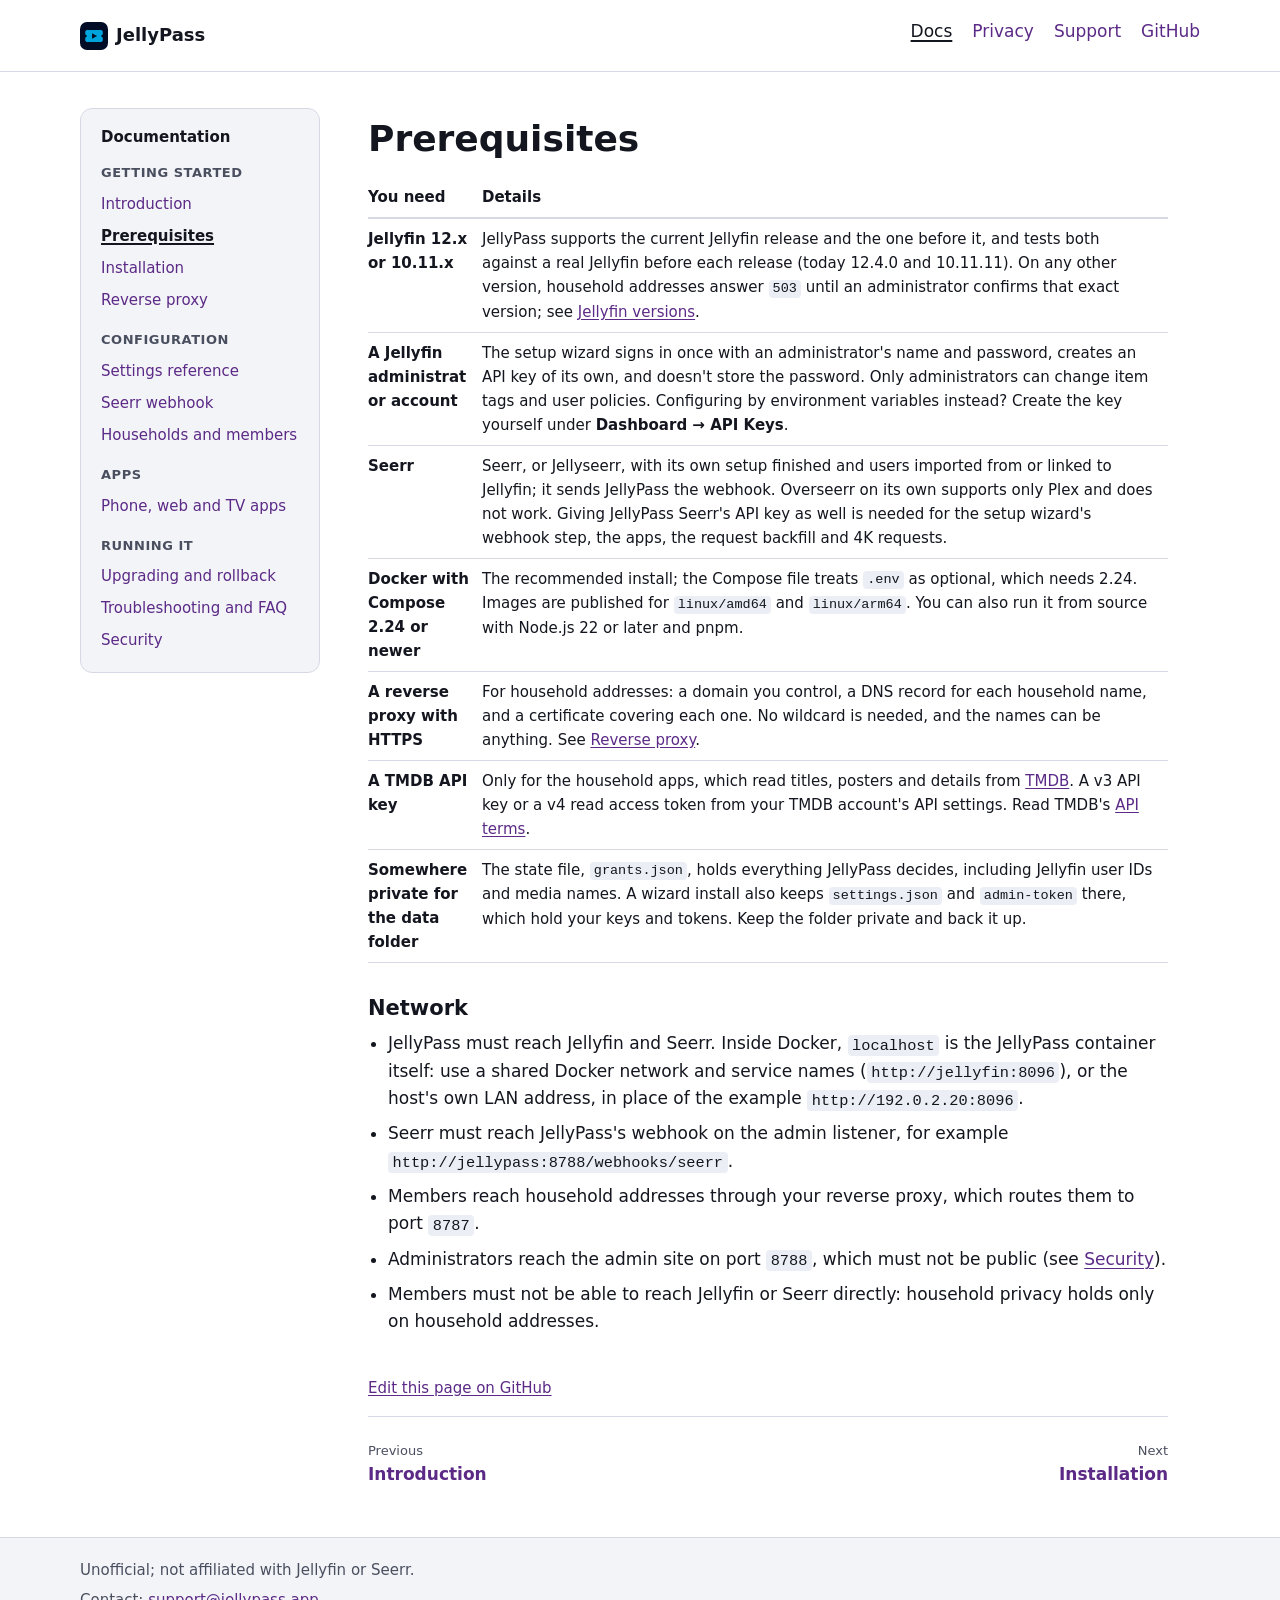
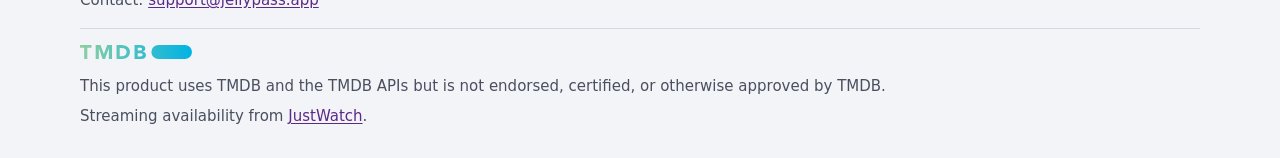
<file: docs/prerequisites/index.html>
<!DOCTYPE html>
<html lang="en">
<head>
  <meta charset="utf-8">
  <meta name="viewport" content="width=device-width, initial-scale=1">
  <title>Prerequisites – JellyPass docs</title>
  <meta name="description" content="What you need before installing JellyPass: Jellyfin 12.x or 10.11.x, Seerr, Docker Compose 2.24 or newer, a reverse proxy with TLS, and a TMDB key for the apps.">
  <link rel="stylesheet" href="/style.css">
  <link rel="icon" href="/favicon.png" type="image/png">
  <link rel="apple-touch-icon" href="/apple-touch-icon.png">
</head>
<body>
  <a class="skip-link" href="#main">Skip to content</a>
  <header class="site-header">
    <div class="wrap wide">
      <a class="brand" href="/"><img src="/favicon.png" alt="" width="28" height="28">JellyPass</a>
      <nav class="site-nav" aria-label="Site">
        <ul>
          <li><a href="/docs/" aria-current="page">Docs</a></li>
          <li><a href="/privacy/">Privacy</a></li>
          <li><a href="/support/">Support</a></li>
          <li><a href="https://github.com/nicklongmore86/jellypass">GitHub</a></li>
        </ul>
      </nav>
    </div>
  </header>

  <div class="docs wrap wide">
    <nav class="docs-nav" aria-label="Documentation">
      <p class="docs-nav-title">Documentation</p>
      <p class="docs-nav-group">Getting started</p>
      <ul>
        <li><a href="/docs/">Introduction</a></li>
        <li><a href="/docs/prerequisites/" aria-current="page">Prerequisites</a></li>
        <li><a href="/docs/installation/">Installation</a></li>
        <li><a href="/docs/reverse-proxy/">Reverse proxy</a></li>
      </ul>
      <p class="docs-nav-group">Configuration</p>
      <ul>
        <li><a href="/docs/configuration/">Settings reference</a></li>
        <li><a href="/docs/seerr-webhook/">Seerr webhook</a></li>
        <li><a href="/docs/households/">Households and members</a></li>
      </ul>
      <p class="docs-nav-group">Apps</p>
      <ul>
        <li><a href="/docs/apps/">Phone, web and TV apps</a></li>
      </ul>
      <p class="docs-nav-group">Running it</p>
      <ul>
        <li><a href="/docs/upgrading/">Upgrading and rollback</a></li>
        <li><a href="/docs/troubleshooting/">Troubleshooting and FAQ</a></li>
        <li><a href="/docs/security/">Security</a></li>
      </ul>
    </nav>

    <main id="main" class="docs-main">
      <h1>Prerequisites</h1>

      <table>
        <caption class="visually-hidden">What JellyPass needs</caption>
        <thead><tr><th scope="col">You need</th><th scope="col">Details</th></tr></thead>
        <tbody>
          <tr><th scope="row">Jellyfin 12.x or 10.11.x</th><td>JellyPass supports the current Jellyfin release and the one before it, and tests both against a real Jellyfin before each release (today 12.4.0 and 10.11.11). On any other version, household addresses answer <code>503</code> until an administrator confirms that exact version; see <a href="/docs/upgrading/#jellyfin-versions">Jellyfin versions</a>.</td></tr>
          <tr><th scope="row">A Jellyfin administrator account</th><td>The setup wizard signs in once with an administrator's name and password, creates an API key of its own, and doesn't store the password. Only administrators can change item tags and user policies. Configuring by environment variables instead? Create the key yourself under <strong>Dashboard → API Keys</strong>.</td></tr>
          <tr><th scope="row">Seerr</th><td>Seerr, or Jellyseerr, with its own setup finished and users imported from or linked to Jellyfin; it sends JellyPass the webhook. Overseerr on its own supports only Plex and does not work. Giving JellyPass Seerr's API key as well is needed for the setup wizard's webhook step, the apps, the request backfill and 4K requests.</td></tr>
          <tr><th scope="row">Docker with Compose 2.24 or newer</th><td>The recommended install; the Compose file treats <code>.env</code> as optional, which needs 2.24. Images are published for <code>linux/amd64</code> and <code>linux/arm64</code>. You can also run it from source with Node.js 22 or later and pnpm.</td></tr>
          <tr><th scope="row">A reverse proxy with HTTPS</th><td>For household addresses: a domain you control, a DNS record for each household name, and a certificate covering each one. No wildcard is needed, and the names can be anything. See <a href="/docs/reverse-proxy/">Reverse proxy</a>.</td></tr>
          <tr><th scope="row">A TMDB API key</th><td>Only for the household apps, which read titles, posters and details from <a href="https://www.themoviedb.org/">TMDB</a>. A v3 API key or a v4 read access token from your TMDB account's API settings. Read TMDB's <a href="https://www.themoviedb.org/api-terms-of-use">API terms</a>.</td></tr>
          <tr><th scope="row">Somewhere private for the data folder</th><td>The state file, <code>grants.json</code>, holds everything JellyPass decides, including Jellyfin user IDs and media names. A wizard install also keeps <code>settings.json</code> and <code>admin-token</code> there, which hold your keys and tokens. Keep the folder private and back it up.</td></tr>
        </tbody>
      </table>

      <h2 id="network">Network</h2>

      <ul>
        <li>JellyPass must reach Jellyfin and Seerr. Inside Docker, <code>localhost</code> is the JellyPass container itself: use a shared Docker network and service names (<code>http://jellyfin:8096</code>), or the host's own LAN address, in place of the example <code>http://192.0.2.20:8096</code>.</li>
        <li>Seerr must reach JellyPass's webhook on the admin listener, for example <code>http://jellypass:8788/webhooks/seerr</code>.</li>
        <li>Members reach household addresses through your reverse proxy, which routes them to port <code>8787</code>.</li>
        <li>Administrators reach the admin site on port <code>8788</code>, which must not be public (see <a href="/docs/security/">Security</a>).</li>
        <li>Members must not be able to reach Jellyfin or Seerr directly: household privacy holds only on household addresses.</li>
      </ul>

      <p class="edit-link"><a href="https://github.com/nicklongmore86/jellypass-site/edit/main/docs/prerequisites/index.html">Edit this page on GitHub</a></p>
      <nav class="pager" aria-label="Previous and next page">
        <a class="pager-prev" href="/docs/"><span>Previous</span>Introduction</a>
        <a class="pager-next" href="/docs/installation/"><span>Next</span>Installation</a>
      </nav>
    </main>
  </div>

  <footer class="site-footer">
    <div class="wrap wide">
      <p>Unofficial; not affiliated with Jellyfin or Seerr.</p>
      <p>Contact: <a href="mailto:support@jellypass.app">support@jellypass.app</a></p>
      <div class="credits">
        <a class="tmdb-logo-link" href="https://www.themoviedb.org/"><img class="tmdb-logo" src="/tmdb-logo.svg" alt="The Movie Database (TMDB)" width="112" height="15"></a>
        <p>This product uses TMDB and the TMDB APIs but is not endorsed, certified, or otherwise approved by TMDB.</p>
        <p>Streaming availability from <a href="https://www.justwatch.com/">JustWatch</a>.</p>
      </div>
    </div>
  </footer>
</body>
</html>
</file>
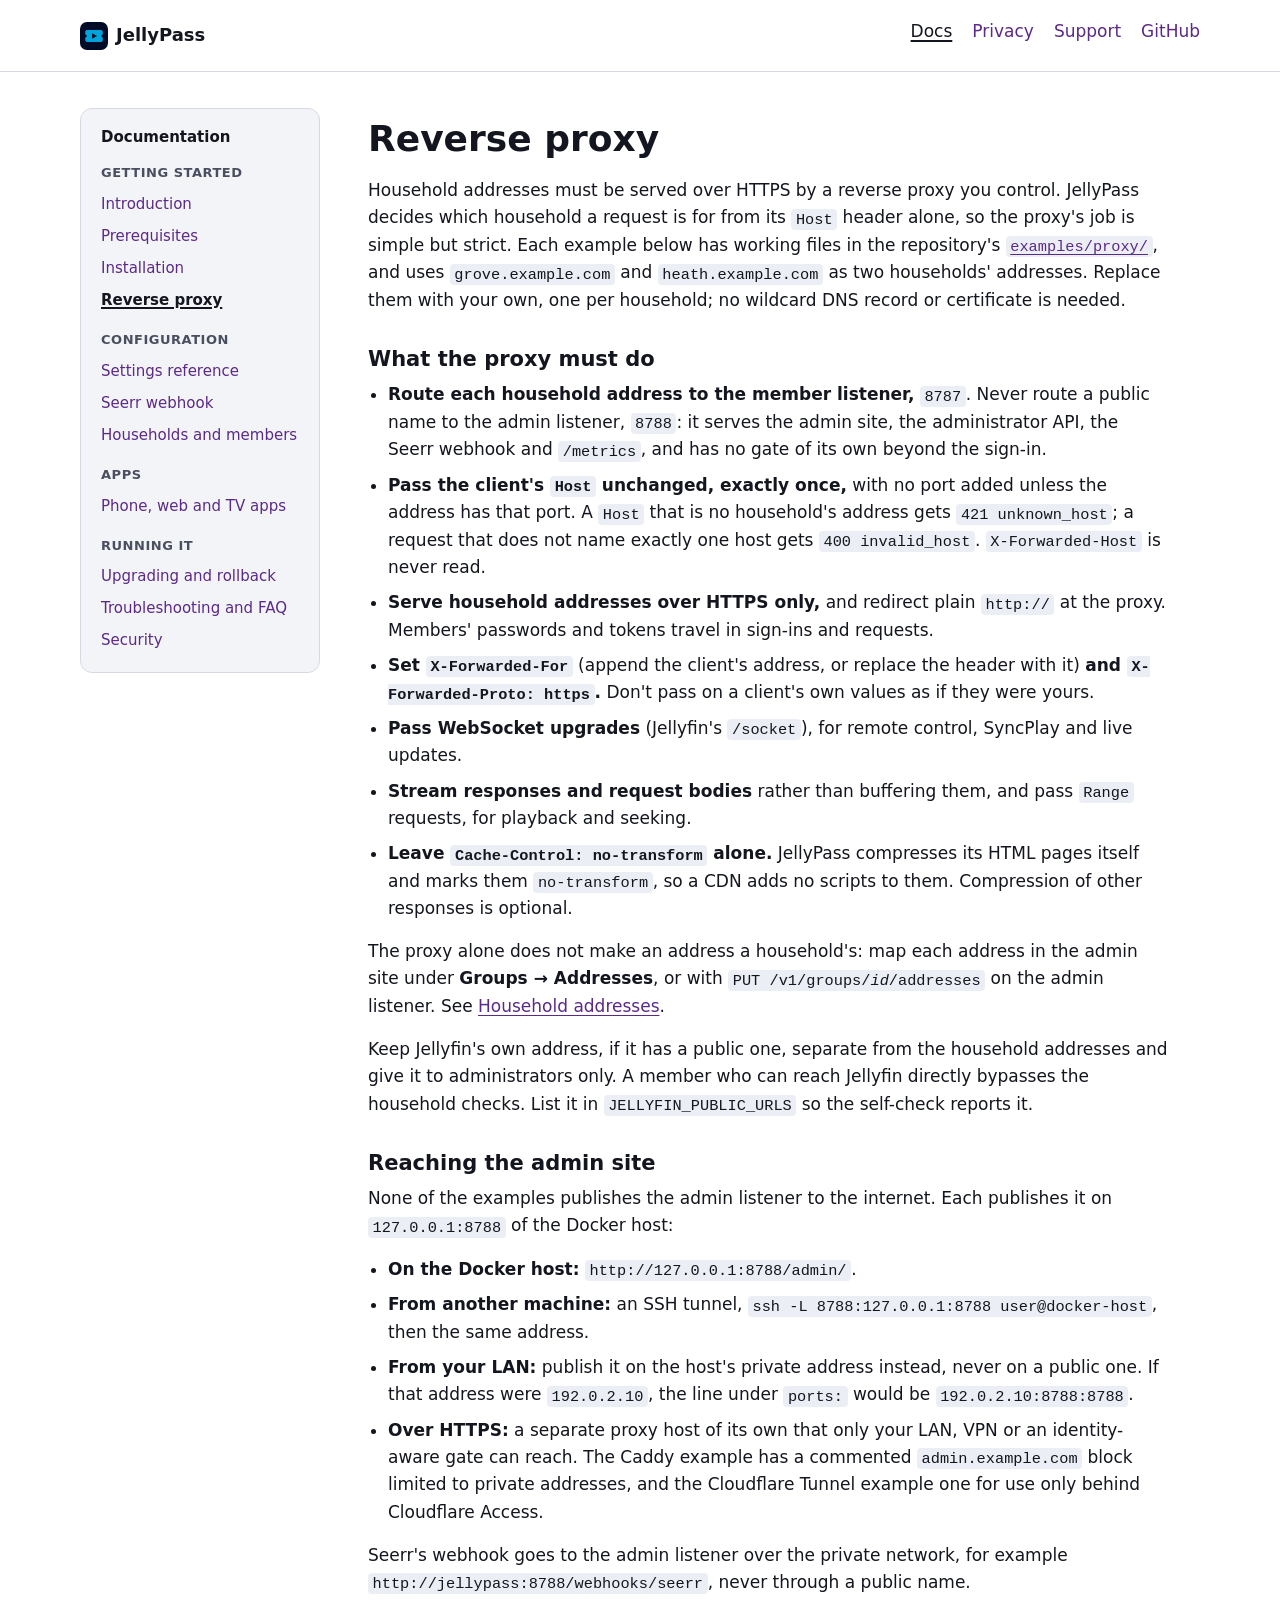
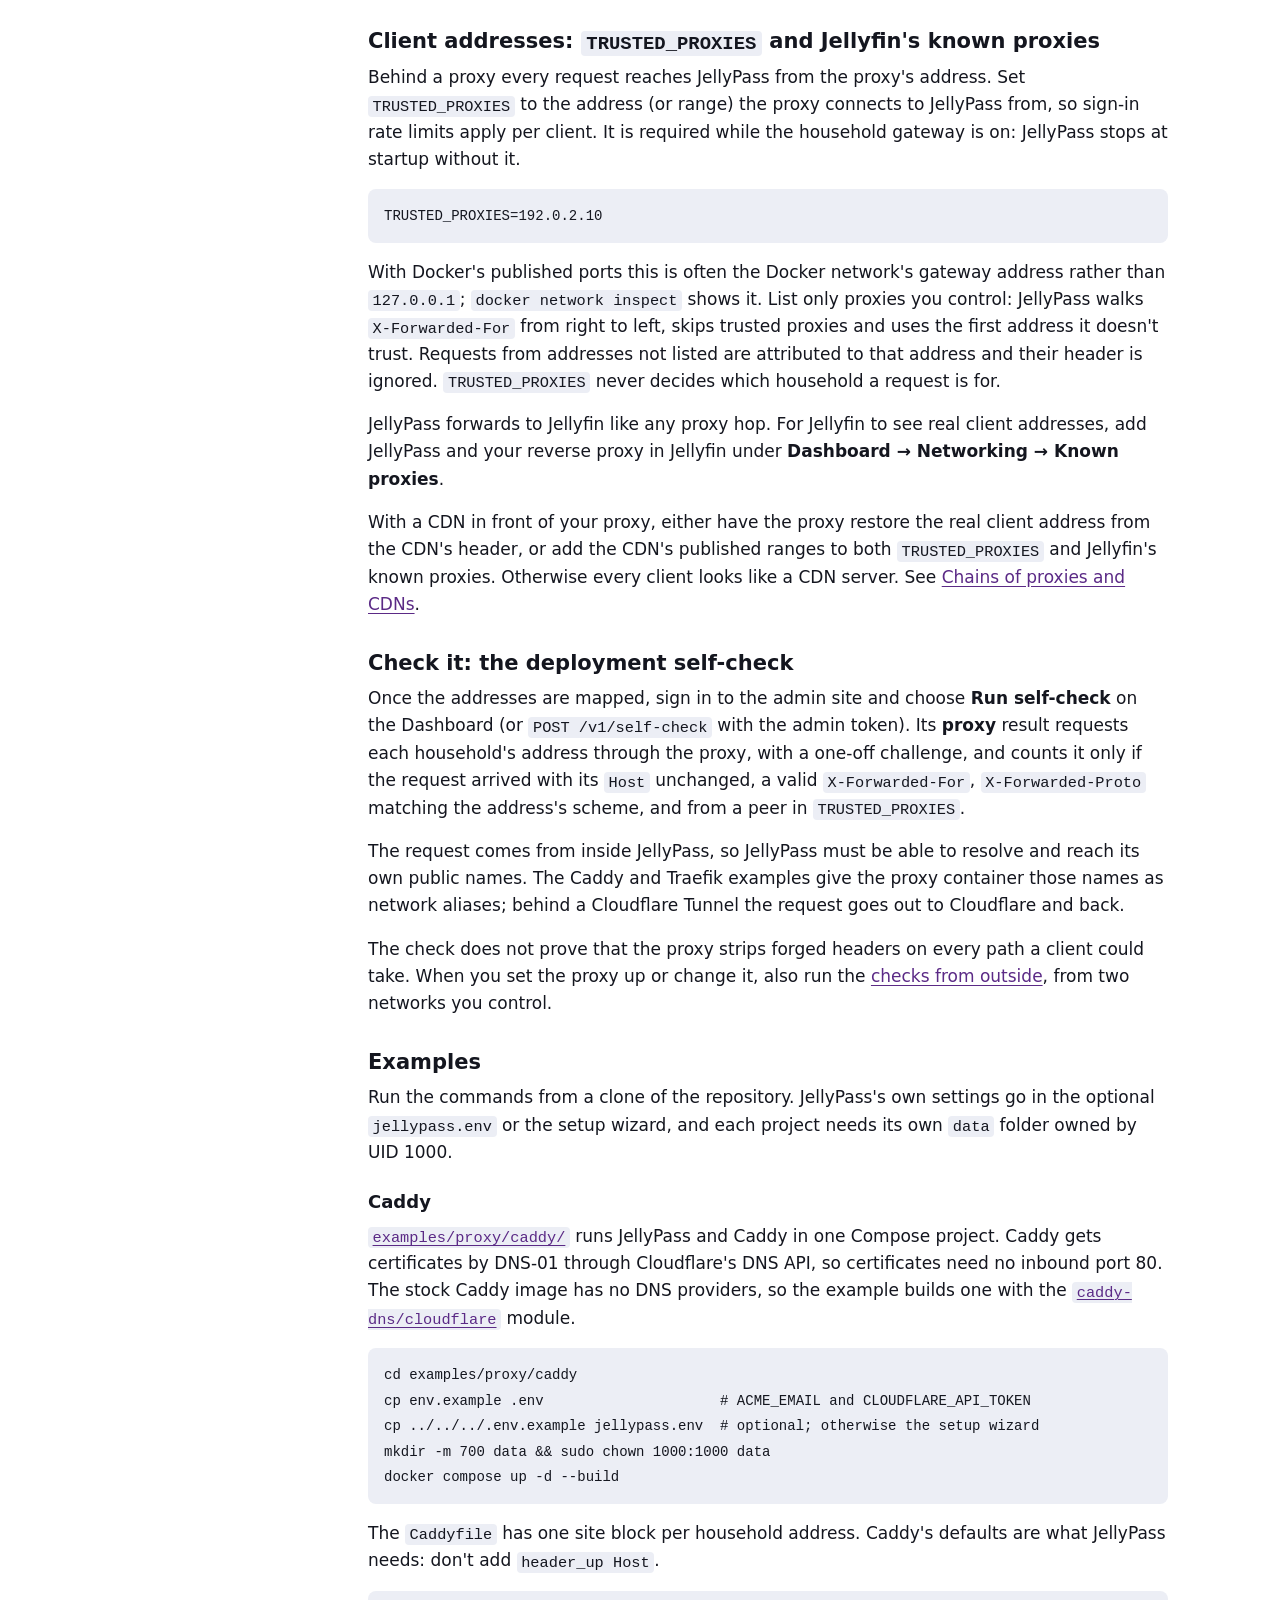
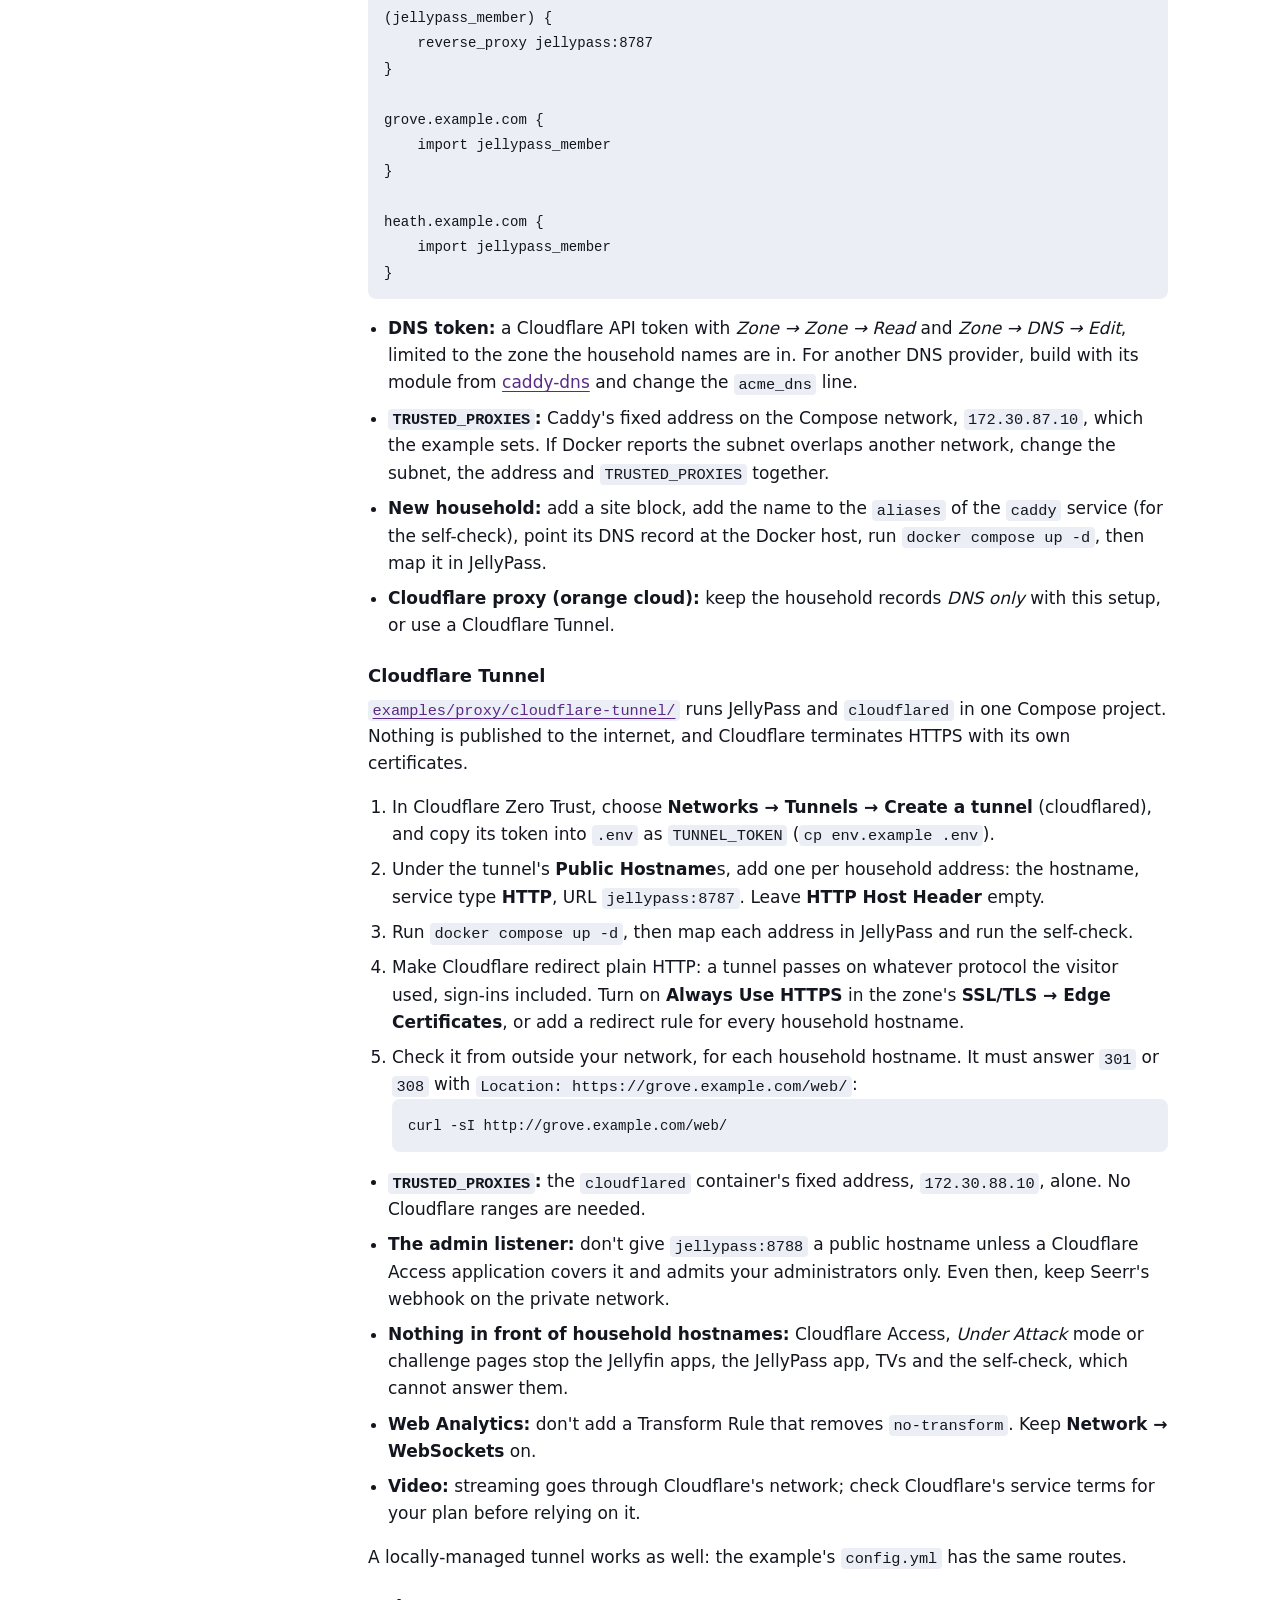
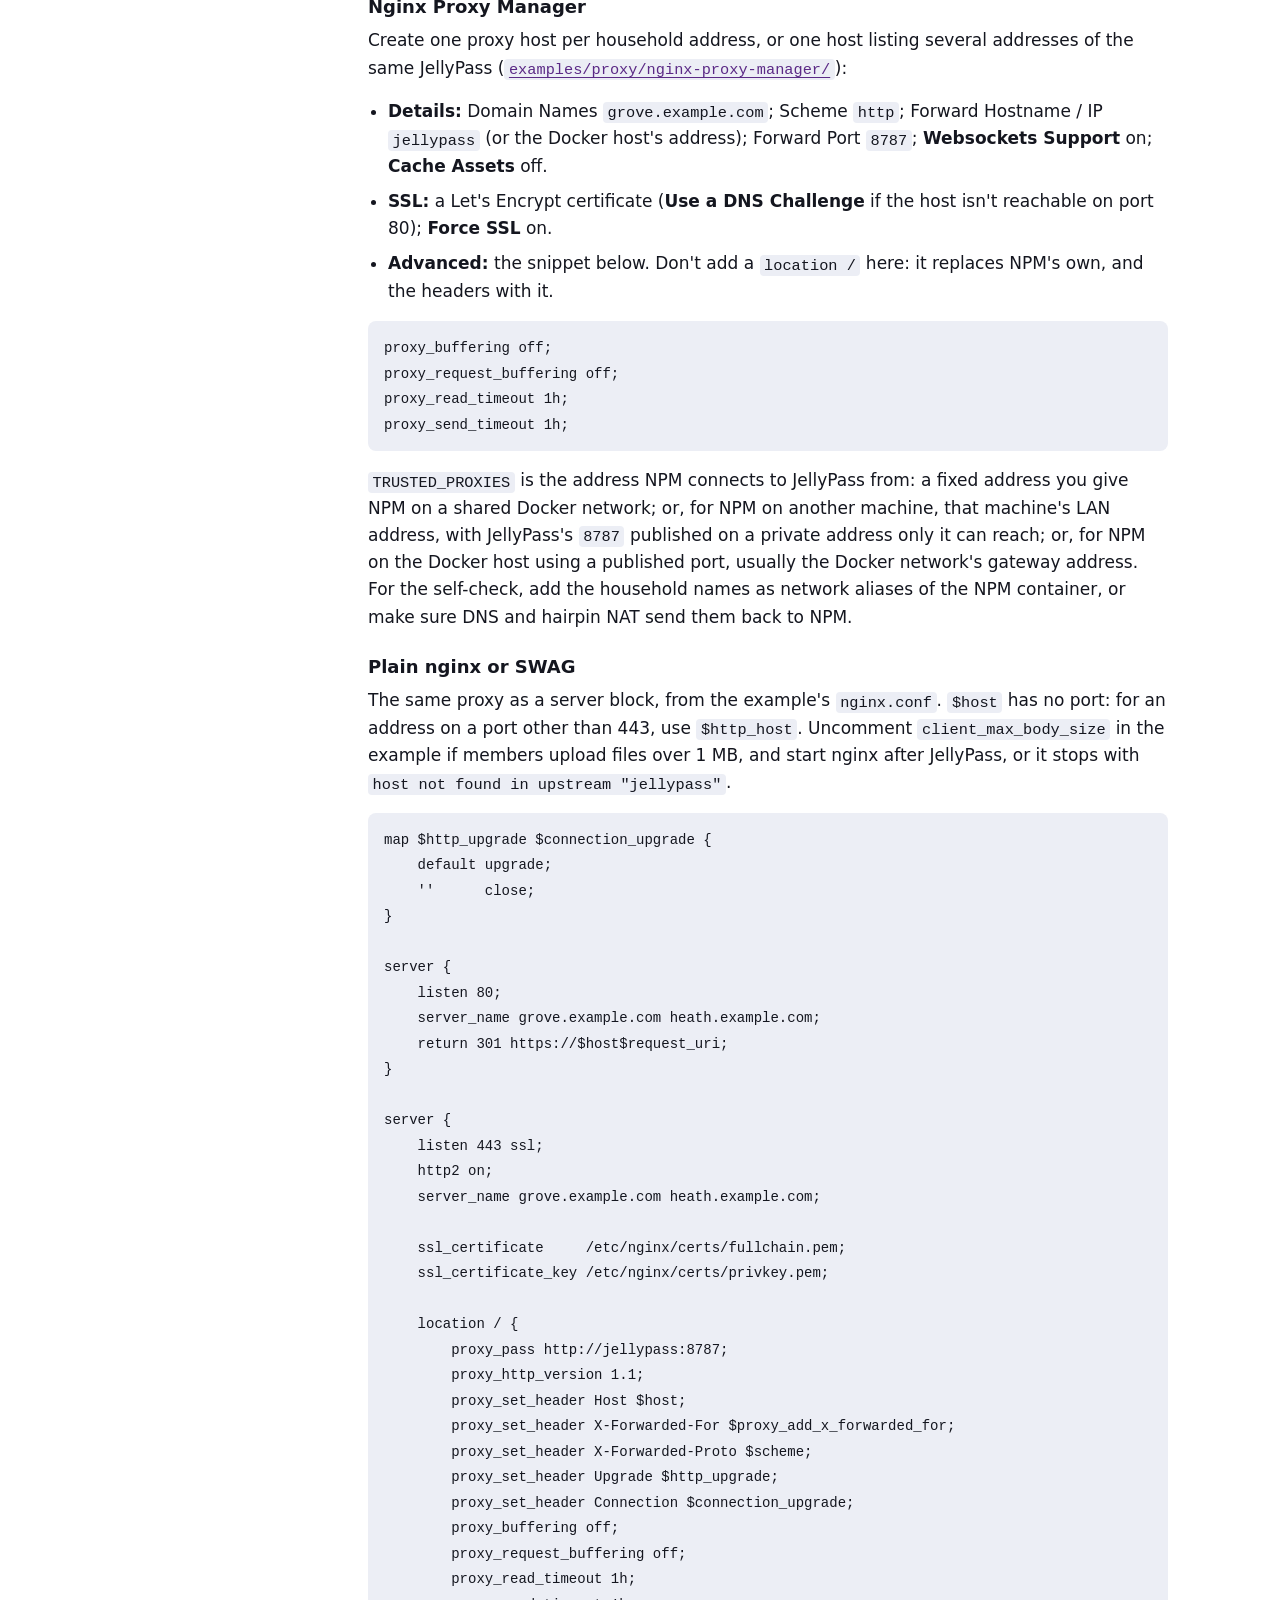
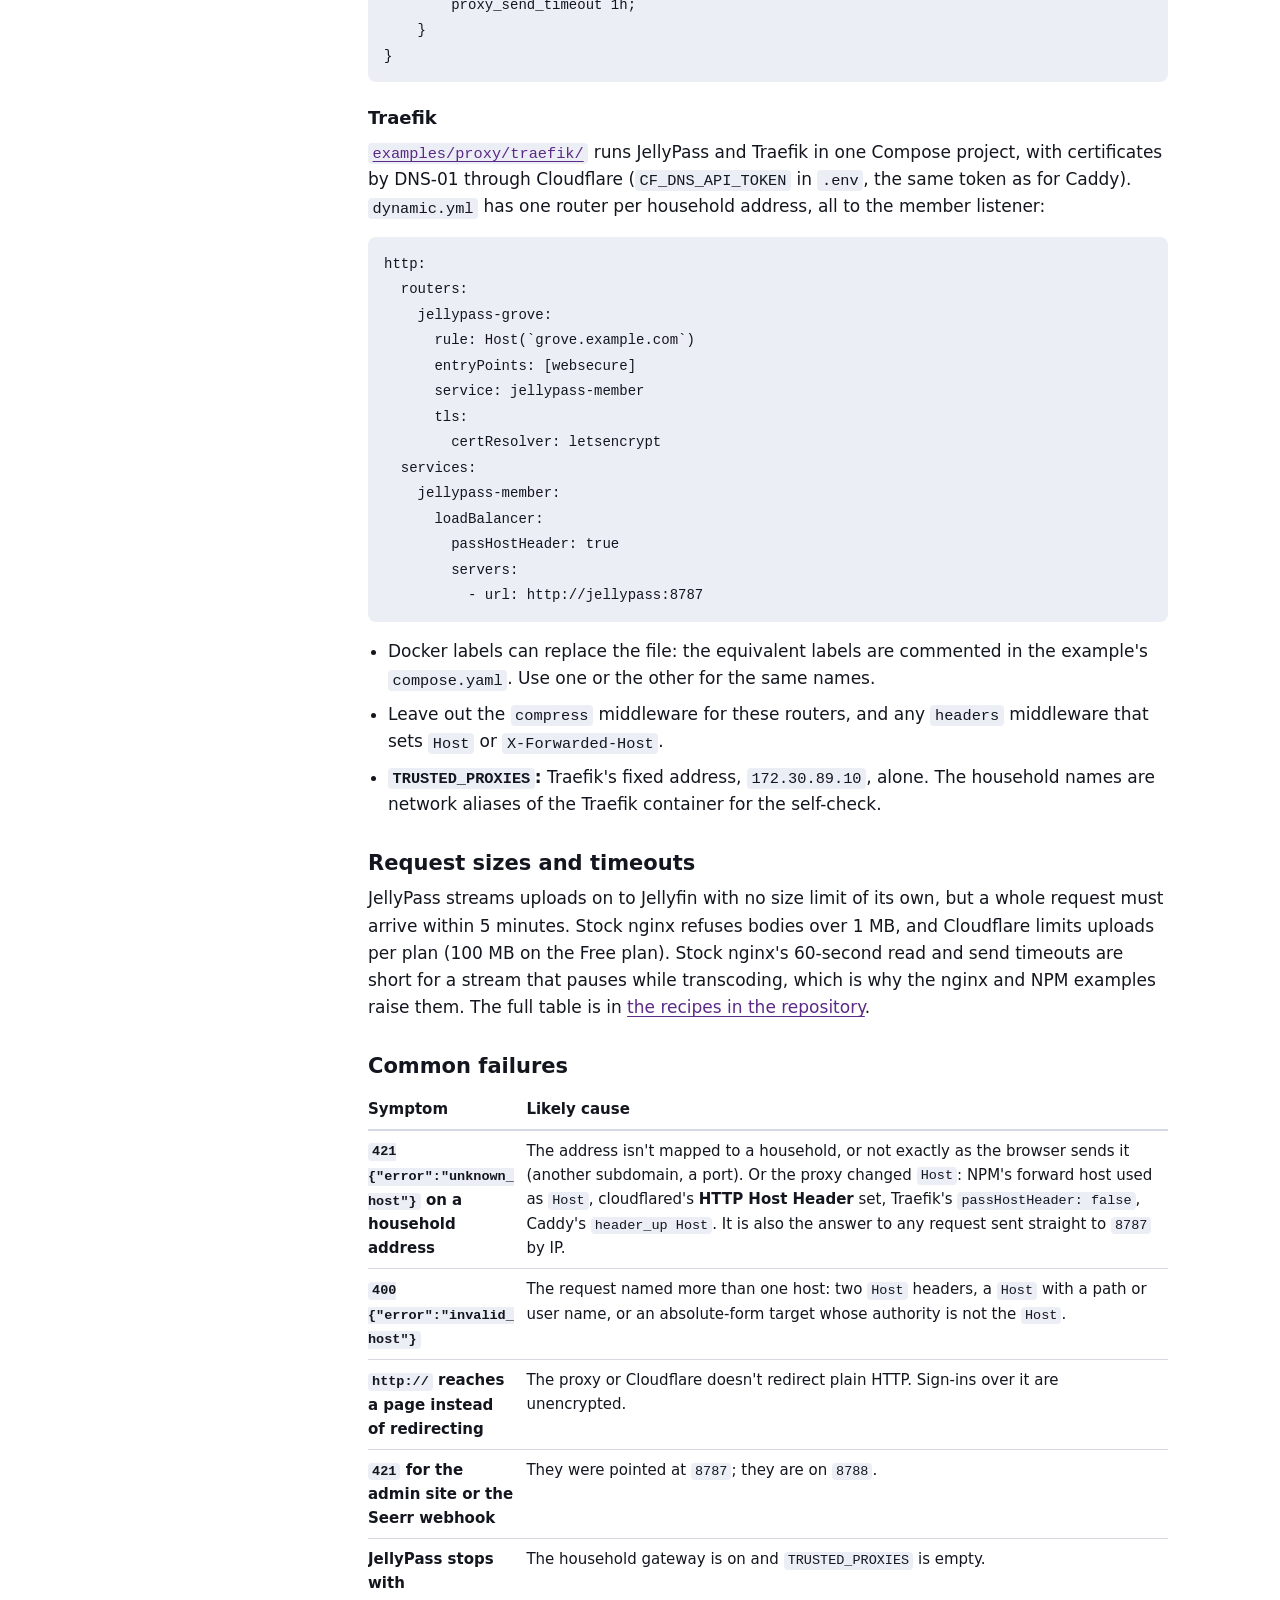
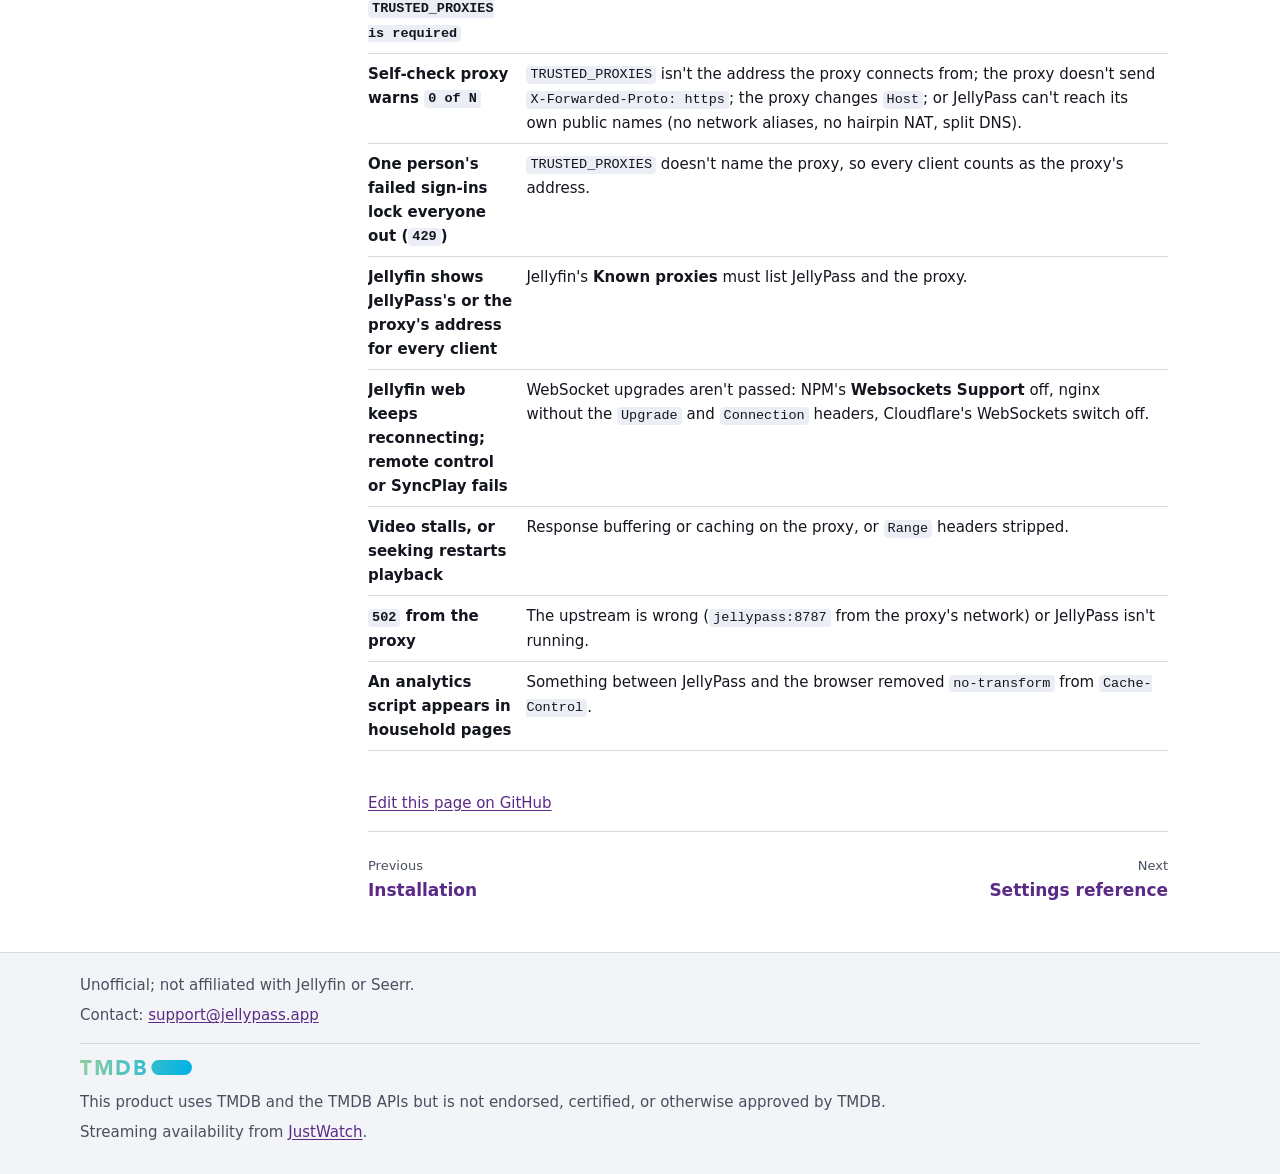
<file: docs/reverse-proxy/index.html>
<!DOCTYPE html>
<html lang="en">
<head>
  <meta charset="utf-8">
  <meta name="viewport" content="width=device-width, initial-scale=1">
  <title>Reverse proxy – JellyPass docs</title>
  <meta name="description" content="Put JellyPass household addresses behind a reverse proxy with HTTPS: what the proxy must do, reaching the admin site, trusted proxies, the self-check, and Caddy, Cloudflare Tunnel, Nginx Proxy Manager, nginx and Traefik recipes.">
  <link rel="stylesheet" href="/style.css">
  <link rel="icon" href="/favicon.png" type="image/png">
  <link rel="apple-touch-icon" href="/apple-touch-icon.png">
</head>
<body>
  <a class="skip-link" href="#main">Skip to content</a>
  <header class="site-header">
    <div class="wrap wide">
      <a class="brand" href="/"><img src="/favicon.png" alt="" width="28" height="28">JellyPass</a>
      <nav class="site-nav" aria-label="Site">
        <ul>
          <li><a href="/docs/" aria-current="page">Docs</a></li>
          <li><a href="/privacy/">Privacy</a></li>
          <li><a href="/support/">Support</a></li>
          <li><a href="https://github.com/nicklongmore86/jellypass">GitHub</a></li>
        </ul>
      </nav>
    </div>
  </header>

  <div class="docs wrap wide">
    <nav class="docs-nav" aria-label="Documentation">
      <p class="docs-nav-title">Documentation</p>
      <p class="docs-nav-group">Getting started</p>
      <ul>
        <li><a href="/docs/">Introduction</a></li>
        <li><a href="/docs/prerequisites/">Prerequisites</a></li>
        <li><a href="/docs/installation/">Installation</a></li>
        <li><a href="/docs/reverse-proxy/" aria-current="page">Reverse proxy</a></li>
      </ul>
      <p class="docs-nav-group">Configuration</p>
      <ul>
        <li><a href="/docs/configuration/">Settings reference</a></li>
        <li><a href="/docs/seerr-webhook/">Seerr webhook</a></li>
        <li><a href="/docs/households/">Households and members</a></li>
      </ul>
      <p class="docs-nav-group">Apps</p>
      <ul>
        <li><a href="/docs/apps/">Phone, web and TV apps</a></li>
      </ul>
      <p class="docs-nav-group">Running it</p>
      <ul>
        <li><a href="/docs/upgrading/">Upgrading and rollback</a></li>
        <li><a href="/docs/troubleshooting/">Troubleshooting and FAQ</a></li>
        <li><a href="/docs/security/">Security</a></li>
      </ul>
    </nav>

    <main id="main" class="docs-main">
      <h1>Reverse proxy</h1>

      <p>Household addresses must be served over HTTPS by a reverse proxy you control. JellyPass decides which household a request is for from its <code>Host</code> header alone, so the proxy's job is simple but strict. Each example below has working files in the repository's <a href="https://github.com/nicklongmore86/jellypass/tree/main/examples/proxy"><code>examples/proxy/</code></a>, and uses <code>grove.example.com</code> and <code>heath.example.com</code> as two households' addresses. Replace them with your own, one per household; no wildcard DNS record or certificate is needed.</p>

      <h2 id="requirements">What the proxy must do</h2>

      <ul>
        <li><strong>Route each household address to the member listener,</strong> <code>8787</code>. Never route a public name to the admin listener, <code>8788</code>: it serves the admin site, the administrator API, the Seerr webhook and <code>/metrics</code>, and has no gate of its own beyond the sign-in.</li>
        <li><strong>Pass the client's <code>Host</code> unchanged, exactly once,</strong> with no port added unless the address has that port. A <code>Host</code> that is no household's address gets <code>421 unknown_host</code>; a request that does not name exactly one host gets <code>400 invalid_host</code>. <code>X-Forwarded-Host</code> is never read.</li>
        <li><strong>Serve household addresses over HTTPS only,</strong> and redirect plain <code>http://</code> at the proxy. Members' passwords and tokens travel in sign-ins and requests.</li>
        <li><strong>Set <code>X-Forwarded-For</code></strong> (append the client's address, or replace the header with it) <strong>and <code>X-Forwarded-Proto: https</code>.</strong> Don't pass on a client's own values as if they were yours.</li>
        <li><strong>Pass WebSocket upgrades</strong> (Jellyfin's <code>/socket</code>), for remote control, SyncPlay and live updates.</li>
        <li><strong>Stream responses and request bodies</strong> rather than buffering them, and pass <code>Range</code> requests, for playback and seeking.</li>
        <li><strong>Leave <code>Cache-Control: no-transform</code> alone.</strong> JellyPass compresses its HTML pages itself and marks them <code>no-transform</code>, so a CDN adds no scripts to them. Compression of other responses is optional.</li>
      </ul>

      <p>The proxy alone does not make an address a household's: map each address in the admin site under <strong>Groups → Addresses</strong>, or with <code>PUT /v1/groups/<var>id</var>/addresses</code> on the admin listener. See <a href="/docs/households/#addresses">Household addresses</a>.</p>

      <p>Keep Jellyfin's own address, if it has a public one, separate from the household addresses and give it to administrators only. A member who can reach Jellyfin directly bypasses the household checks. List it in <code>JELLYFIN_PUBLIC_URLS</code> so the self-check reports it.</p>

      <h2 id="admin">Reaching the admin site</h2>

      <p>None of the examples publishes the admin listener to the internet. Each publishes it on <code>127.0.0.1:8788</code> of the Docker host:</p>

      <ul>
        <li><strong>On the Docker host:</strong> <code>http://127.0.0.1:8788/admin/</code>.</li>
        <li><strong>From another machine:</strong> an SSH tunnel, <code>ssh -L 8788:127.0.0.1:8788 user@docker-host</code>, then the same address.</li>
        <li><strong>From your LAN:</strong> publish it on the host's private address instead, never on a public one. If that address were <code>192.0.2.10</code>, the line under <code>ports:</code> would be <code>192.0.2.10:8788:8788</code>.</li>
        <li><strong>Over HTTPS:</strong> a separate proxy host of its own that only your LAN, VPN or an identity-aware gate can reach. The Caddy example has a commented <code>admin.example.com</code> block limited to private addresses, and the Cloudflare Tunnel example one for use only behind Cloudflare Access.</li>
      </ul>

      <p>Seerr's webhook goes to the admin listener over the private network, for example <code>http://jellypass:8788/webhooks/seerr</code>, never through a public name.</p>

      <h2 id="trusted-proxies">Client addresses: <code>TRUSTED_PROXIES</code> and Jellyfin's known proxies</h2>

      <p>Behind a proxy every request reaches JellyPass from the proxy's address. Set <code>TRUSTED_PROXIES</code> to the address (or range) the proxy connects to JellyPass from, so sign-in rate limits apply per client. It is required while the household gateway is on: JellyPass stops at startup without it.</p>

      <pre><code>TRUSTED_PROXIES=192.0.2.10</code></pre>

      <p>With Docker's published ports this is often the Docker network's gateway address rather than <code>127.0.0.1</code>; <code>docker network inspect</code> shows it. List only proxies you control: JellyPass walks <code>X-Forwarded-For</code> from right to left, skips trusted proxies and uses the first address it doesn't trust. Requests from addresses not listed are attributed to that address and their header is ignored. <code>TRUSTED_PROXIES</code> never decides which household a request is for.</p>

      <p>JellyPass forwards to Jellyfin like any proxy hop. For Jellyfin to see real client addresses, add JellyPass and your reverse proxy in Jellyfin under <strong>Dashboard → Networking → Known proxies</strong>.</p>

      <p>With a CDN in front of your proxy, either have the proxy restore the real client address from the CDN's header, or add the CDN's published ranges to both <code>TRUSTED_PROXIES</code> and Jellyfin's known proxies. Otherwise every client looks like a CDN server. See <a href="https://github.com/nicklongmore86/jellypass/blob/main/docs/server-reference.md#chains-of-proxies-and-cdns">Chains of proxies and CDNs</a>.</p>

      <h2 id="self-check">Check it: the deployment self-check</h2>

      <p>Once the addresses are mapped, sign in to the admin site and choose <strong>Run self-check</strong> on the Dashboard (or <code>POST /v1/self-check</code> with the admin token). Its <strong>proxy</strong> result requests each household's address through the proxy, with a one-off challenge, and counts it only if the request arrived with its <code>Host</code> unchanged, a valid <code>X-Forwarded-For</code>, <code>X-Forwarded-Proto</code> matching the address's scheme, and from a peer in <code>TRUSTED_PROXIES</code>.</p>

      <p>The request comes from inside JellyPass, so JellyPass must be able to resolve and reach its own public names. The Caddy and Traefik examples give the proxy container those names as network aliases; behind a Cloudflare Tunnel the request goes out to Cloudflare and back.</p>

      <p>The check does not prove that the proxy strips forged headers on every path a client could take. When you set the proxy up or change it, also run the <a href="https://github.com/nicklongmore86/jellypass/blob/main/docs/reverse-proxy.md#checking-client-addresses-from-outside">checks from outside</a>, from two networks you control.</p>

      <h2 id="examples">Examples</h2>

      <p>Run the commands from a clone of the repository. JellyPass's own settings go in the optional <code>jellypass.env</code> or the setup wizard, and each project needs its own <code>data</code> folder owned by UID 1000.</p>

      <h3 id="caddy">Caddy</h3>

      <p><a href="https://github.com/nicklongmore86/jellypass/tree/main/examples/proxy/caddy"><code>examples/proxy/caddy/</code></a> runs JellyPass and Caddy in one Compose project. Caddy gets certificates by DNS-01 through Cloudflare's DNS API, so certificates need no inbound port 80. The stock Caddy image has no DNS providers, so the example builds one with the <a href="https://github.com/caddy-dns/cloudflare"><code>caddy-dns/cloudflare</code></a> module.</p>

      <pre><code>cd examples/proxy/caddy
cp env.example .env                     # ACME_EMAIL and CLOUDFLARE_API_TOKEN
cp ../../../.env.example jellypass.env  # optional; otherwise the setup wizard
mkdir -m 700 data &amp;&amp; sudo chown 1000:1000 data
docker compose up -d --build</code></pre>

      <p>The <code>Caddyfile</code> has one site block per household address. Caddy's defaults are what JellyPass needs: don't add <code>header_up Host</code>.</p>

      <pre><code>(jellypass_member) {
	reverse_proxy jellypass:8787
}

grove.example.com {
	import jellypass_member
}

heath.example.com {
	import jellypass_member
}</code></pre>

      <ul>
        <li><strong>DNS token:</strong> a Cloudflare API token with <em>Zone → Zone → Read</em> and <em>Zone → DNS → Edit</em>, limited to the zone the household names are in. For another DNS provider, build with its module from <a href="https://github.com/caddy-dns">caddy-dns</a> and change the <code>acme_dns</code> line.</li>
        <li><strong><code>TRUSTED_PROXIES</code>:</strong> Caddy's fixed address on the Compose network, <code>172.30.87.10</code>, which the example sets. If Docker reports the subnet overlaps another network, change the subnet, the address and <code>TRUSTED_PROXIES</code> together.</li>
        <li><strong>New household:</strong> add a site block, add the name to the <code>aliases</code> of the <code>caddy</code> service (for the self-check), point its DNS record at the Docker host, run <code>docker compose up -d</code>, then map it in JellyPass.</li>
        <li><strong>Cloudflare proxy (orange cloud):</strong> keep the household records <em>DNS only</em> with this setup, or use a Cloudflare Tunnel.</li>
      </ul>

      <h3 id="cloudflare-tunnel">Cloudflare Tunnel</h3>

      <p><a href="https://github.com/nicklongmore86/jellypass/tree/main/examples/proxy/cloudflare-tunnel"><code>examples/proxy/cloudflare-tunnel/</code></a> runs JellyPass and <code>cloudflared</code> in one Compose project. Nothing is published to the internet, and Cloudflare terminates HTTPS with its own certificates.</p>

      <ol>
        <li>In Cloudflare Zero Trust, choose <strong>Networks → Tunnels → Create a tunnel</strong> (cloudflared), and copy its token into <code>.env</code> as <code>TUNNEL_TOKEN</code> (<code>cp env.example .env</code>).</li>
        <li>Under the tunnel's <strong>Public Hostname</strong>s, add one per household address: the hostname, service type <strong>HTTP</strong>, URL <code>jellypass:8787</code>. Leave <strong>HTTP Host Header</strong> empty.</li>
        <li>Run <code>docker compose up -d</code>, then map each address in JellyPass and run the self-check.</li>
        <li>Make Cloudflare redirect plain HTTP: a tunnel passes on whatever protocol the visitor used, sign-ins included. Turn on <strong>Always Use HTTPS</strong> in the zone's <strong>SSL/TLS → Edge Certificates</strong>, or add a redirect rule for every household hostname.</li>
        <li>Check it from outside your network, for each household hostname. It must answer <code>301</code> or <code>308</code> with <code>Location: https://grove.example.com/web/</code>:
      <pre><code>curl -sI http://grove.example.com/web/</code></pre></li>
      </ol>

      <ul>
        <li><strong><code>TRUSTED_PROXIES</code>:</strong> the <code>cloudflared</code> container's fixed address, <code>172.30.88.10</code>, alone. No Cloudflare ranges are needed.</li>
        <li><strong>The admin listener:</strong> don't give <code>jellypass:8788</code> a public hostname unless a Cloudflare Access application covers it and admits your administrators only. Even then, keep Seerr's webhook on the private network.</li>
        <li><strong>Nothing in front of household hostnames:</strong> Cloudflare Access, <em>Under Attack</em> mode or challenge pages stop the Jellyfin apps, the JellyPass app, TVs and the self-check, which cannot answer them.</li>
        <li><strong>Web Analytics:</strong> don't add a Transform Rule that removes <code>no-transform</code>. Keep <strong>Network → WebSockets</strong> on.</li>
        <li><strong>Video:</strong> streaming goes through Cloudflare's network; check Cloudflare's service terms for your plan before relying on it.</li>
      </ul>

      <p>A locally-managed tunnel works as well: the example's <code>config.yml</code> has the same routes.</p>

      <h3 id="nginx-proxy-manager">Nginx Proxy Manager</h3>

      <p>Create one proxy host per household address, or one host listing several addresses of the same JellyPass (<a href="https://github.com/nicklongmore86/jellypass/tree/main/examples/proxy/nginx-proxy-manager"><code>examples/proxy/nginx-proxy-manager/</code></a>):</p>

      <ul>
        <li><strong>Details:</strong> Domain Names <code>grove.example.com</code>; Scheme <code>http</code>; Forward Hostname / IP <code>jellypass</code> (or the Docker host's address); Forward Port <code>8787</code>; <strong>Websockets Support</strong> on; <strong>Cache Assets</strong> off.</li>
        <li><strong>SSL:</strong> a Let's Encrypt certificate (<strong>Use a DNS Challenge</strong> if the host isn't reachable on port 80); <strong>Force SSL</strong> on.</li>
        <li><strong>Advanced:</strong> the snippet below. Don't add a <code>location /</code> here: it replaces NPM's own, and the headers with it.</li>
      </ul>

      <pre><code>proxy_buffering off;
proxy_request_buffering off;
proxy_read_timeout 1h;
proxy_send_timeout 1h;</code></pre>

      <p><code>TRUSTED_PROXIES</code> is the address NPM connects to JellyPass from: a fixed address you give NPM on a shared Docker network; or, for NPM on another machine, that machine's LAN address, with JellyPass's <code>8787</code> published on a private address only it can reach; or, for NPM on the Docker host using a published port, usually the Docker network's gateway address. For the self-check, add the household names as network aliases of the NPM container, or make sure DNS and hairpin NAT send them back to NPM.</p>

      <h3 id="nginx">Plain nginx or SWAG</h3>

      <p>The same proxy as a server block, from the example's <code>nginx.conf</code>. <code>$host</code> has no port: for an address on a port other than 443, use <code>$http_host</code>. Uncomment <code>client_max_body_size</code> in the example if members upload files over 1 MB, and start nginx after JellyPass, or it stops with <code>host not found in upstream "jellypass"</code>.</p>

      <pre><code>map $http_upgrade $connection_upgrade {
    default upgrade;
    ''      close;
}

server {
    listen 80;
    server_name grove.example.com heath.example.com;
    return 301 https://$host$request_uri;
}

server {
    listen 443 ssl;
    http2 on;
    server_name grove.example.com heath.example.com;

    ssl_certificate     /etc/nginx/certs/fullchain.pem;
    ssl_certificate_key /etc/nginx/certs/privkey.pem;

    location / {
        proxy_pass http://jellypass:8787;
        proxy_http_version 1.1;
        proxy_set_header Host $host;
        proxy_set_header X-Forwarded-For $proxy_add_x_forwarded_for;
        proxy_set_header X-Forwarded-Proto $scheme;
        proxy_set_header Upgrade $http_upgrade;
        proxy_set_header Connection $connection_upgrade;
        proxy_buffering off;
        proxy_request_buffering off;
        proxy_read_timeout 1h;
        proxy_send_timeout 1h;
    }
}</code></pre>

      <h3 id="traefik">Traefik</h3>

      <p><a href="https://github.com/nicklongmore86/jellypass/tree/main/examples/proxy/traefik"><code>examples/proxy/traefik/</code></a> runs JellyPass and Traefik in one Compose project, with certificates by DNS-01 through Cloudflare (<code>CF_DNS_API_TOKEN</code> in <code>.env</code>, the same token as for Caddy). <code>dynamic.yml</code> has one router per household address, all to the member listener:</p>

      <pre><code>http:
  routers:
    jellypass-grove:
      rule: Host(`grove.example.com`)
      entryPoints: [websecure]
      service: jellypass-member
      tls:
        certResolver: letsencrypt
  services:
    jellypass-member:
      loadBalancer:
        passHostHeader: true
        servers:
          - url: http://jellypass:8787</code></pre>

      <ul>
        <li>Docker labels can replace the file: the equivalent labels are commented in the example's <code>compose.yaml</code>. Use one or the other for the same names.</li>
        <li>Leave out the <code>compress</code> middleware for these routers, and any <code>headers</code> middleware that sets <code>Host</code> or <code>X-Forwarded-Host</code>.</li>
        <li><strong><code>TRUSTED_PROXIES</code>:</strong> Traefik's fixed address, <code>172.30.89.10</code>, alone. The household names are network aliases of the Traefik container for the self-check.</li>
      </ul>

      <h2 id="limits">Request sizes and timeouts</h2>

      <p>JellyPass streams uploads on to Jellyfin with no size limit of its own, but a whole request must arrive within 5 minutes. Stock nginx refuses bodies over 1 MB, and Cloudflare limits uploads per plan (100 MB on the Free plan). Stock nginx's 60-second read and send timeouts are short for a stream that pauses while transcoding, which is why the nginx and NPM examples raise them. The full table is in <a href="https://github.com/nicklongmore86/jellypass/blob/main/docs/reverse-proxy.md#request-sizes-and-timeouts">the recipes in the repository</a>.</p>

      <h2 id="failures">Common failures</h2>

      <div class="table-scroll">
      <table>
        <caption class="visually-hidden">Symptoms and likely causes</caption>
        <thead><tr><th scope="col">Symptom</th><th scope="col">Likely cause</th></tr></thead>
        <tbody>
          <tr><th scope="row"><code>421 {"error":"unknown_host"}</code> on a household address</th><td>The address isn't mapped to a household, or not exactly as the browser sends it (another subdomain, a port). Or the proxy changed <code>Host</code>: NPM's forward host used as <code>Host</code>, cloudflared's <strong>HTTP Host Header</strong> set, Traefik's <code>passHostHeader: false</code>, Caddy's <code>header_up Host</code>. It is also the answer to any request sent straight to <code>8787</code> by IP.</td></tr>
          <tr><th scope="row"><code>400 {"error":"invalid_host"}</code></th><td>The request named more than one host: two <code>Host</code> headers, a <code>Host</code> with a path or user name, or an absolute-form target whose authority is not the <code>Host</code>.</td></tr>
          <tr><th scope="row"><code>http://</code> reaches a page instead of redirecting</th><td>The proxy or Cloudflare doesn't redirect plain HTTP. Sign-ins over it are unencrypted.</td></tr>
          <tr><th scope="row"><code>421</code> for the admin site or the Seerr webhook</th><td>They were pointed at <code>8787</code>; they are on <code>8788</code>.</td></tr>
          <tr><th scope="row">JellyPass stops with <code>TRUSTED_PROXIES is required</code></th><td>The household gateway is on and <code>TRUSTED_PROXIES</code> is empty.</td></tr>
          <tr><th scope="row">Self-check <strong>proxy</strong> warns <code>0 of N</code></th><td><code>TRUSTED_PROXIES</code> isn't the address the proxy connects from; the proxy doesn't send <code>X-Forwarded-Proto: https</code>; the proxy changes <code>Host</code>; or JellyPass can't reach its own public names (no network aliases, no hairpin NAT, split DNS).</td></tr>
          <tr><th scope="row">One person's failed sign-ins lock everyone out (<code>429</code>)</th><td><code>TRUSTED_PROXIES</code> doesn't name the proxy, so every client counts as the proxy's address.</td></tr>
          <tr><th scope="row">Jellyfin shows JellyPass's or the proxy's address for every client</th><td>Jellyfin's <strong>Known proxies</strong> must list JellyPass and the proxy.</td></tr>
          <tr><th scope="row">Jellyfin web keeps reconnecting; remote control or SyncPlay fails</th><td>WebSocket upgrades aren't passed: NPM's <strong>Websockets Support</strong> off, nginx without the <code>Upgrade</code> and <code>Connection</code> headers, Cloudflare's WebSockets switch off.</td></tr>
          <tr><th scope="row">Video stalls, or seeking restarts playback</th><td>Response buffering or caching on the proxy, or <code>Range</code> headers stripped.</td></tr>
          <tr><th scope="row"><code>502</code> from the proxy</th><td>The upstream is wrong (<code>jellypass:8787</code> from the proxy's network) or JellyPass isn't running.</td></tr>
          <tr><th scope="row">An analytics script appears in household pages</th><td>Something between JellyPass and the browser removed <code>no-transform</code> from <code>Cache-Control</code>.</td></tr>
        </tbody>
      </table>
      </div>

      <p class="edit-link"><a href="https://github.com/nicklongmore86/jellypass-site/edit/main/docs/reverse-proxy/index.html">Edit this page on GitHub</a></p>
      <nav class="pager" aria-label="Previous and next page">
        <a class="pager-prev" href="/docs/installation/"><span>Previous</span>Installation</a>
        <a class="pager-next" href="/docs/configuration/"><span>Next</span>Settings reference</a>
      </nav>
    </main>
  </div>

  <footer class="site-footer">
    <div class="wrap wide">
      <p>Unofficial; not affiliated with Jellyfin or Seerr.</p>
      <p>Contact: <a href="mailto:support@jellypass.app">support@jellypass.app</a></p>
      <div class="credits">
        <a class="tmdb-logo-link" href="https://www.themoviedb.org/"><img class="tmdb-logo" src="/tmdb-logo.svg" alt="The Movie Database (TMDB)" width="112" height="15"></a>
        <p>This product uses TMDB and the TMDB APIs but is not endorsed, certified, or otherwise approved by TMDB.</p>
        <p>Streaming availability from <a href="https://www.justwatch.com/">JustWatch</a>.</p>
      </div>
    </div>
  </footer>
</body>
</html>
</file>
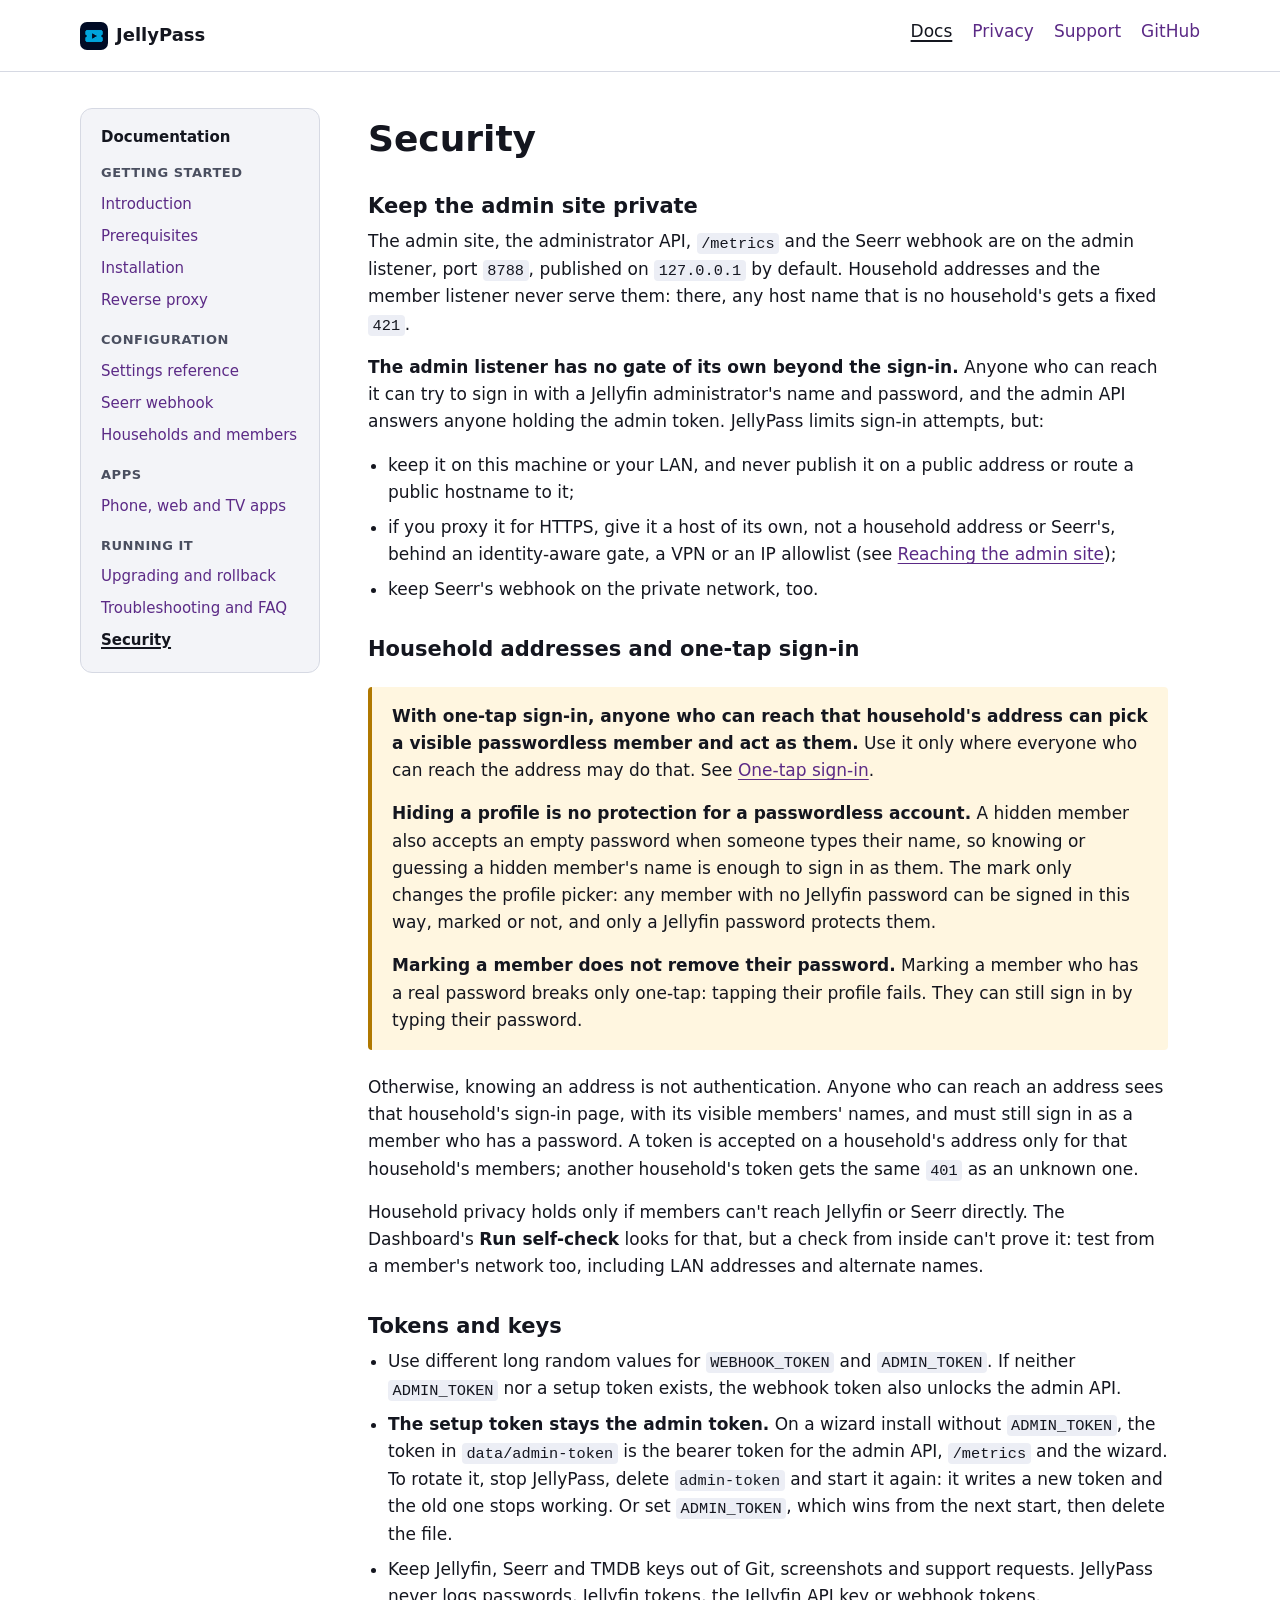
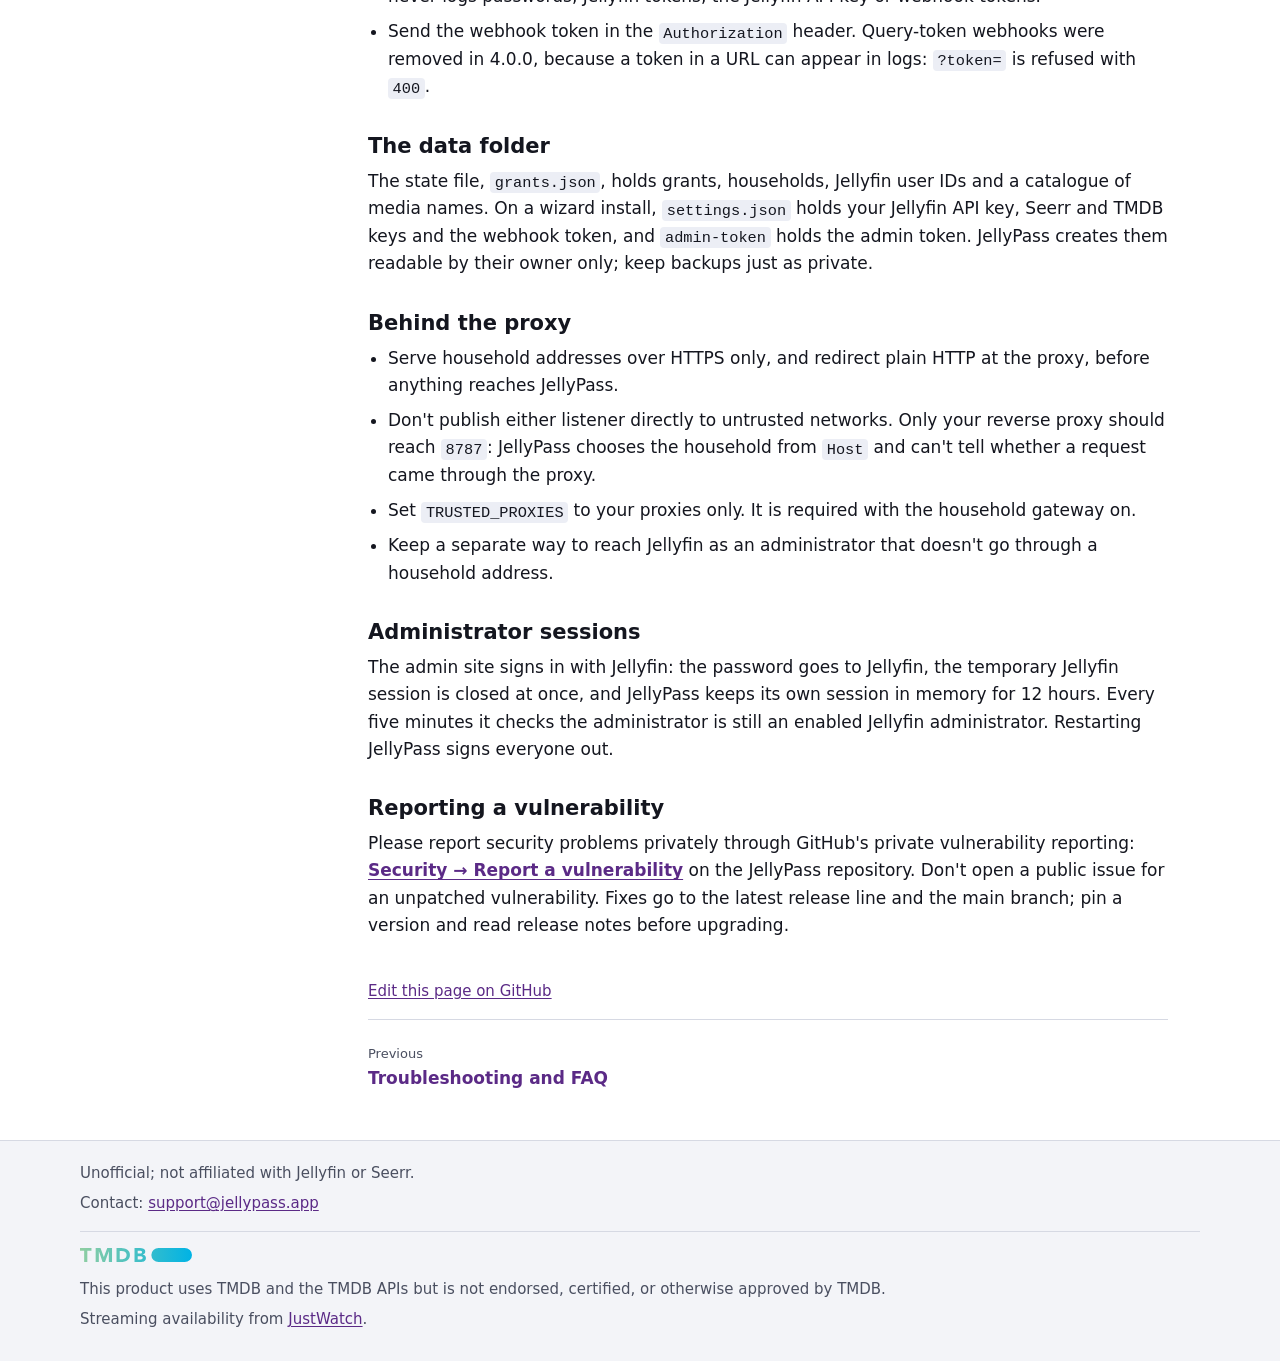
<file: docs/security/index.html>
<!DOCTYPE html>
<html lang="en">
<head>
  <meta charset="utf-8">
  <meta name="viewport" content="width=device-width, initial-scale=1">
  <title>Security – JellyPass docs</title>
  <meta name="description" content="How to run JellyPass safely: keep the admin listener private, what one-tap sign-in allows, protect tokens and the data folder, and report vulnerabilities privately.">
  <link rel="stylesheet" href="/style.css">
  <link rel="icon" href="/favicon.png" type="image/png">
  <link rel="apple-touch-icon" href="/apple-touch-icon.png">
</head>
<body>
  <a class="skip-link" href="#main">Skip to content</a>
  <header class="site-header">
    <div class="wrap wide">
      <a class="brand" href="/"><img src="/favicon.png" alt="" width="28" height="28">JellyPass</a>
      <nav class="site-nav" aria-label="Site">
        <ul>
          <li><a href="/docs/" aria-current="page">Docs</a></li>
          <li><a href="/privacy/">Privacy</a></li>
          <li><a href="/support/">Support</a></li>
          <li><a href="https://github.com/nicklongmore86/jellypass">GitHub</a></li>
        </ul>
      </nav>
    </div>
  </header>

  <div class="docs wrap wide">
    <nav class="docs-nav" aria-label="Documentation">
      <p class="docs-nav-title">Documentation</p>
      <p class="docs-nav-group">Getting started</p>
      <ul>
        <li><a href="/docs/">Introduction</a></li>
        <li><a href="/docs/prerequisites/">Prerequisites</a></li>
        <li><a href="/docs/installation/">Installation</a></li>
        <li><a href="/docs/reverse-proxy/">Reverse proxy</a></li>
      </ul>
      <p class="docs-nav-group">Configuration</p>
      <ul>
        <li><a href="/docs/configuration/">Settings reference</a></li>
        <li><a href="/docs/seerr-webhook/">Seerr webhook</a></li>
        <li><a href="/docs/households/">Households and members</a></li>
      </ul>
      <p class="docs-nav-group">Apps</p>
      <ul>
        <li><a href="/docs/apps/">Phone, web and TV apps</a></li>
      </ul>
      <p class="docs-nav-group">Running it</p>
      <ul>
        <li><a href="/docs/upgrading/">Upgrading and rollback</a></li>
        <li><a href="/docs/troubleshooting/">Troubleshooting and FAQ</a></li>
        <li><a href="/docs/security/" aria-current="page">Security</a></li>
      </ul>
    </nav>

    <main id="main" class="docs-main">
      <h1>Security</h1>

      <h2 id="admin">Keep the admin site private</h2>

      <p>The admin site, the administrator API, <code>/metrics</code> and the Seerr webhook are on the admin listener, port <code>8788</code>, published on <code>127.0.0.1</code> by default. Household addresses and the member listener never serve them: there, any host name that is no household's gets a fixed <code>421</code>.</p>

      <p><strong>The admin listener has no gate of its own beyond the sign-in.</strong> Anyone who can reach it can try to sign in with a Jellyfin administrator's name and password, and the admin API answers anyone holding the admin token. JellyPass limits sign-in attempts, but:</p>

      <ul>
        <li>keep it on this machine or your LAN, and never publish it on a public address or route a public hostname to it;</li>
        <li>if you proxy it for HTTPS, give it a host of its own, not a household address or Seerr's, behind an identity-aware gate, a VPN or an IP allowlist (see <a href="/docs/reverse-proxy/#admin">Reaching the admin site</a>);</li>
        <li>keep Seerr's webhook on the private network, too.</li>
      </ul>

      <h2 id="one-tap">Household addresses and one-tap sign-in</h2>

      <div class="callout warning">
        <p><strong>With one-tap sign-in, anyone who can reach that household's address can pick a visible passwordless member and act as them.</strong> Use it only where everyone who can reach the address may do that. See <a href="/docs/households/#one-tap">One-tap sign-in</a>.</p>
        <p><strong>Hiding a profile is no protection for a passwordless account.</strong> A hidden member also accepts an empty password when someone types their name, so knowing or guessing a hidden member's name is enough to sign in as them. The mark only changes the profile picker: any member with no Jellyfin password can be signed in this way, marked or not, and only a Jellyfin password protects them.</p>
        <p><strong>Marking a member does not remove their password.</strong> Marking a member who has a real password breaks only one-tap: tapping their profile fails. They can still sign in by typing their password.</p>
      </div>

      <p>Otherwise, knowing an address is not authentication. Anyone who can reach an address sees that household's sign-in page, with its visible members' names, and must still sign in as a member who has a password. A token is accepted on a household's address only for that household's members; another household's token gets the same <code>401</code> as an unknown one.</p>

      <p>Household privacy holds only if members can't reach Jellyfin or Seerr directly. The Dashboard's <strong>Run self-check</strong> looks for that, but a check from inside can't prove it: test from a member's network too, including LAN addresses and alternate names.</p>

      <h2 id="tokens">Tokens and keys</h2>

      <ul>
        <li>Use different long random values for <code>WEBHOOK_TOKEN</code> and <code>ADMIN_TOKEN</code>. If neither <code>ADMIN_TOKEN</code> nor a setup token exists, the webhook token also unlocks the admin API.</li>
        <li><strong>The setup token stays the admin token.</strong> On a wizard install without <code>ADMIN_TOKEN</code>, the token in <code>data/admin-token</code> is the bearer token for the admin API, <code>/metrics</code> and the wizard. To rotate it, stop JellyPass, delete <code>admin-token</code> and start it again: it writes a new token and the old one stops working. Or set <code>ADMIN_TOKEN</code>, which wins from the next start, then delete the file.</li>
        <li>Keep Jellyfin, Seerr and TMDB keys out of Git, screenshots and support requests. JellyPass never logs passwords, Jellyfin tokens, the Jellyfin API key or webhook tokens.</li>
        <li>Send the webhook token in the <code>Authorization</code> header. Query-token webhooks were removed in 4.0.0, because a token in a URL can appear in logs: <code>?token=</code> is refused with <code>400</code>.</li>
      </ul>

      <h2 id="data">The data folder</h2>

      <p>The state file, <code>grants.json</code>, holds grants, households, Jellyfin user IDs and a catalogue of media names. On a wizard install, <code>settings.json</code> holds your Jellyfin API key, Seerr and TMDB keys and the webhook token, and <code>admin-token</code> holds the admin token. JellyPass creates them readable by their owner only; keep backups just as private.</p>

      <h2 id="proxy">Behind the proxy</h2>

      <ul>
        <li>Serve household addresses over HTTPS only, and redirect plain HTTP at the proxy, before anything reaches JellyPass.</li>
        <li>Don't publish either listener directly to untrusted networks. Only your reverse proxy should reach <code>8787</code>: JellyPass chooses the household from <code>Host</code> and can't tell whether a request came through the proxy.</li>
        <li>Set <code>TRUSTED_PROXIES</code> to your proxies only. It is required with the household gateway on.</li>
        <li>Keep a separate way to reach Jellyfin as an administrator that doesn't go through a household address.</li>
      </ul>

      <h2 id="sessions">Administrator sessions</h2>

      <p>The admin site signs in with Jellyfin: the password goes to Jellyfin, the temporary Jellyfin session is closed at once, and JellyPass keeps its own session in memory for 12 hours. Every five minutes it checks the administrator is still an enabled Jellyfin administrator. Restarting JellyPass signs everyone out.</p>

      <h2 id="report">Reporting a vulnerability</h2>

      <p>Please report security problems privately through GitHub's private vulnerability reporting: <a href="https://github.com/nicklongmore86/jellypass/security/advisories/new"><strong>Security → Report a vulnerability</strong></a> on the JellyPass repository. Don't open a public issue for an unpatched vulnerability. Fixes go to the latest release line and the main branch; pin a version and read release notes before upgrading.</p>

      <p class="edit-link"><a href="https://github.com/nicklongmore86/jellypass-site/edit/main/docs/security/index.html">Edit this page on GitHub</a></p>
      <nav class="pager" aria-label="Previous and next page">
        <a class="pager-prev" href="/docs/troubleshooting/"><span>Previous</span>Troubleshooting and FAQ</a>
      </nav>
    </main>
  </div>

  <footer class="site-footer">
    <div class="wrap wide">
      <p>Unofficial; not affiliated with Jellyfin or Seerr.</p>
      <p>Contact: <a href="mailto:support@jellypass.app">support@jellypass.app</a></p>
      <div class="credits">
        <a class="tmdb-logo-link" href="https://www.themoviedb.org/"><img class="tmdb-logo" src="/tmdb-logo.svg" alt="The Movie Database (TMDB)" width="112" height="15"></a>
        <p>This product uses TMDB and the TMDB APIs but is not endorsed, certified, or otherwise approved by TMDB.</p>
        <p>Streaming availability from <a href="https://www.justwatch.com/">JustWatch</a>.</p>
      </div>
    </div>
  </footer>
</body>
</html>
</file>
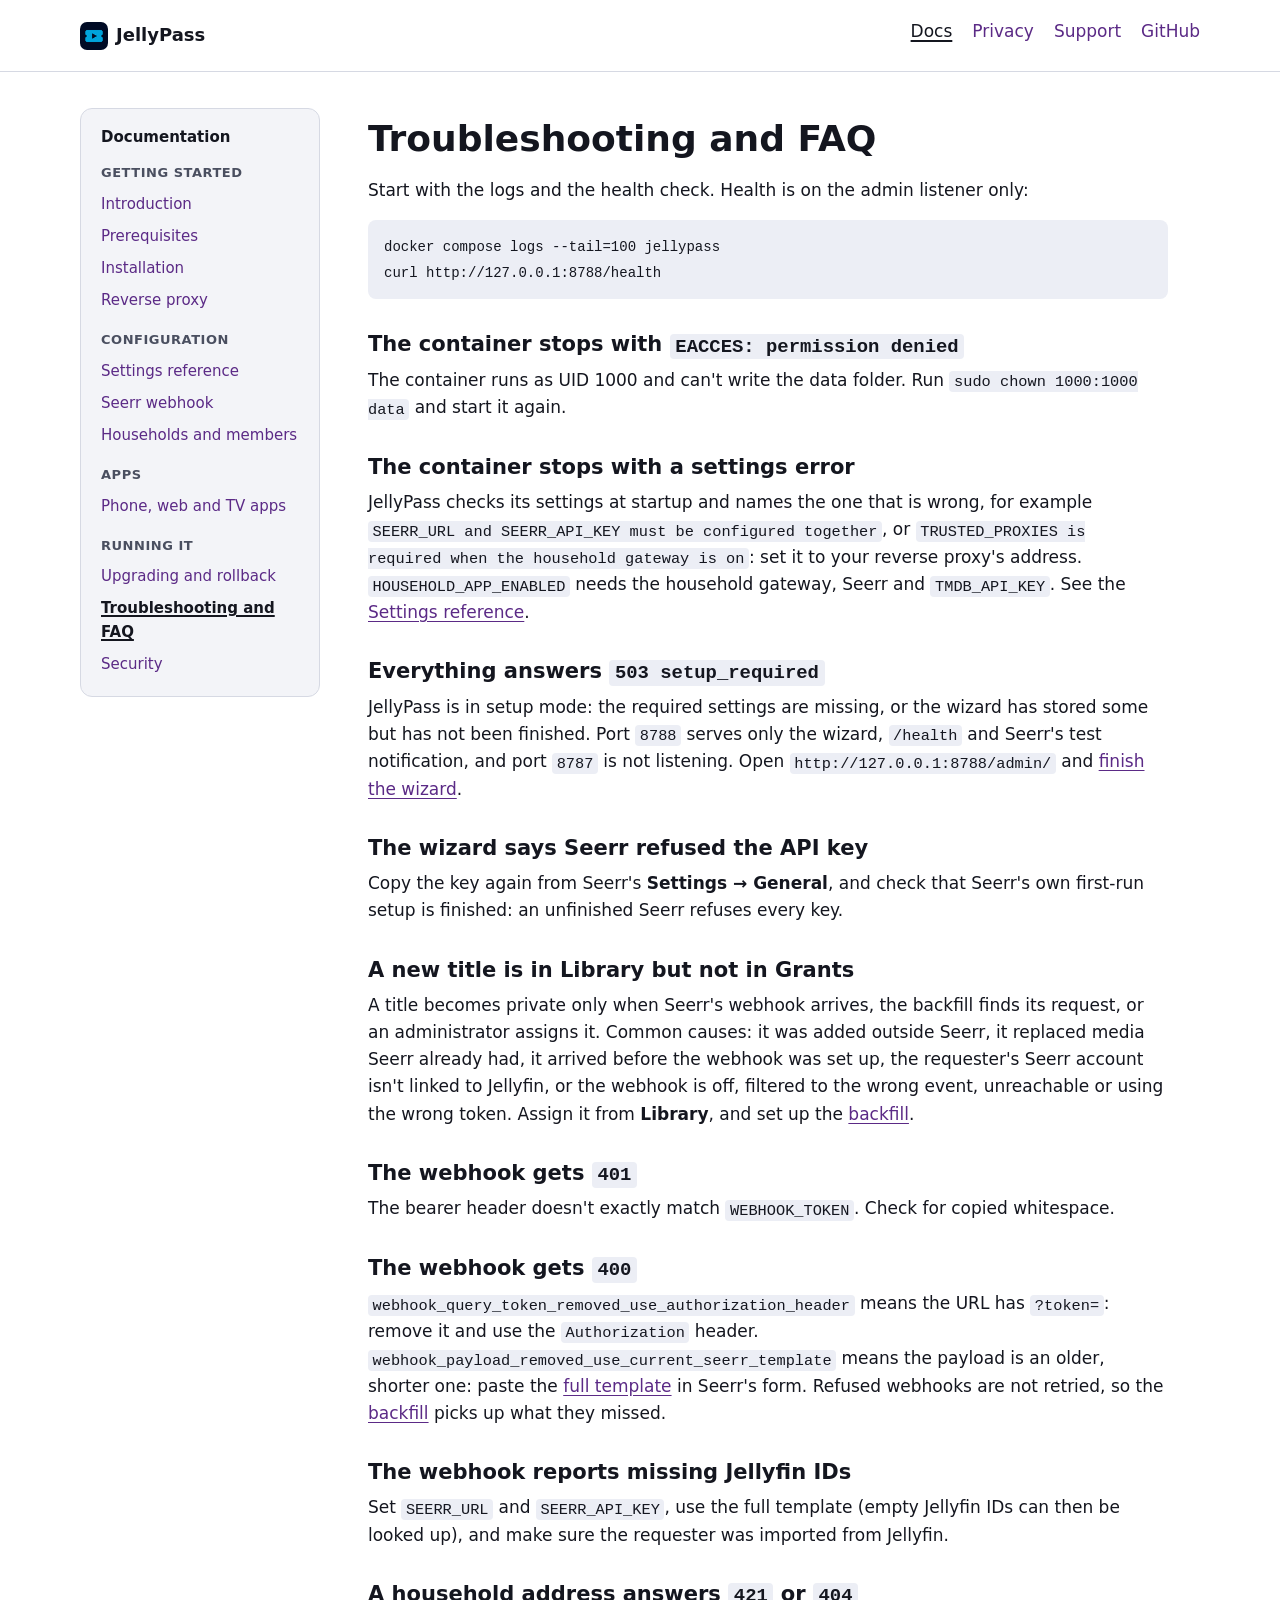
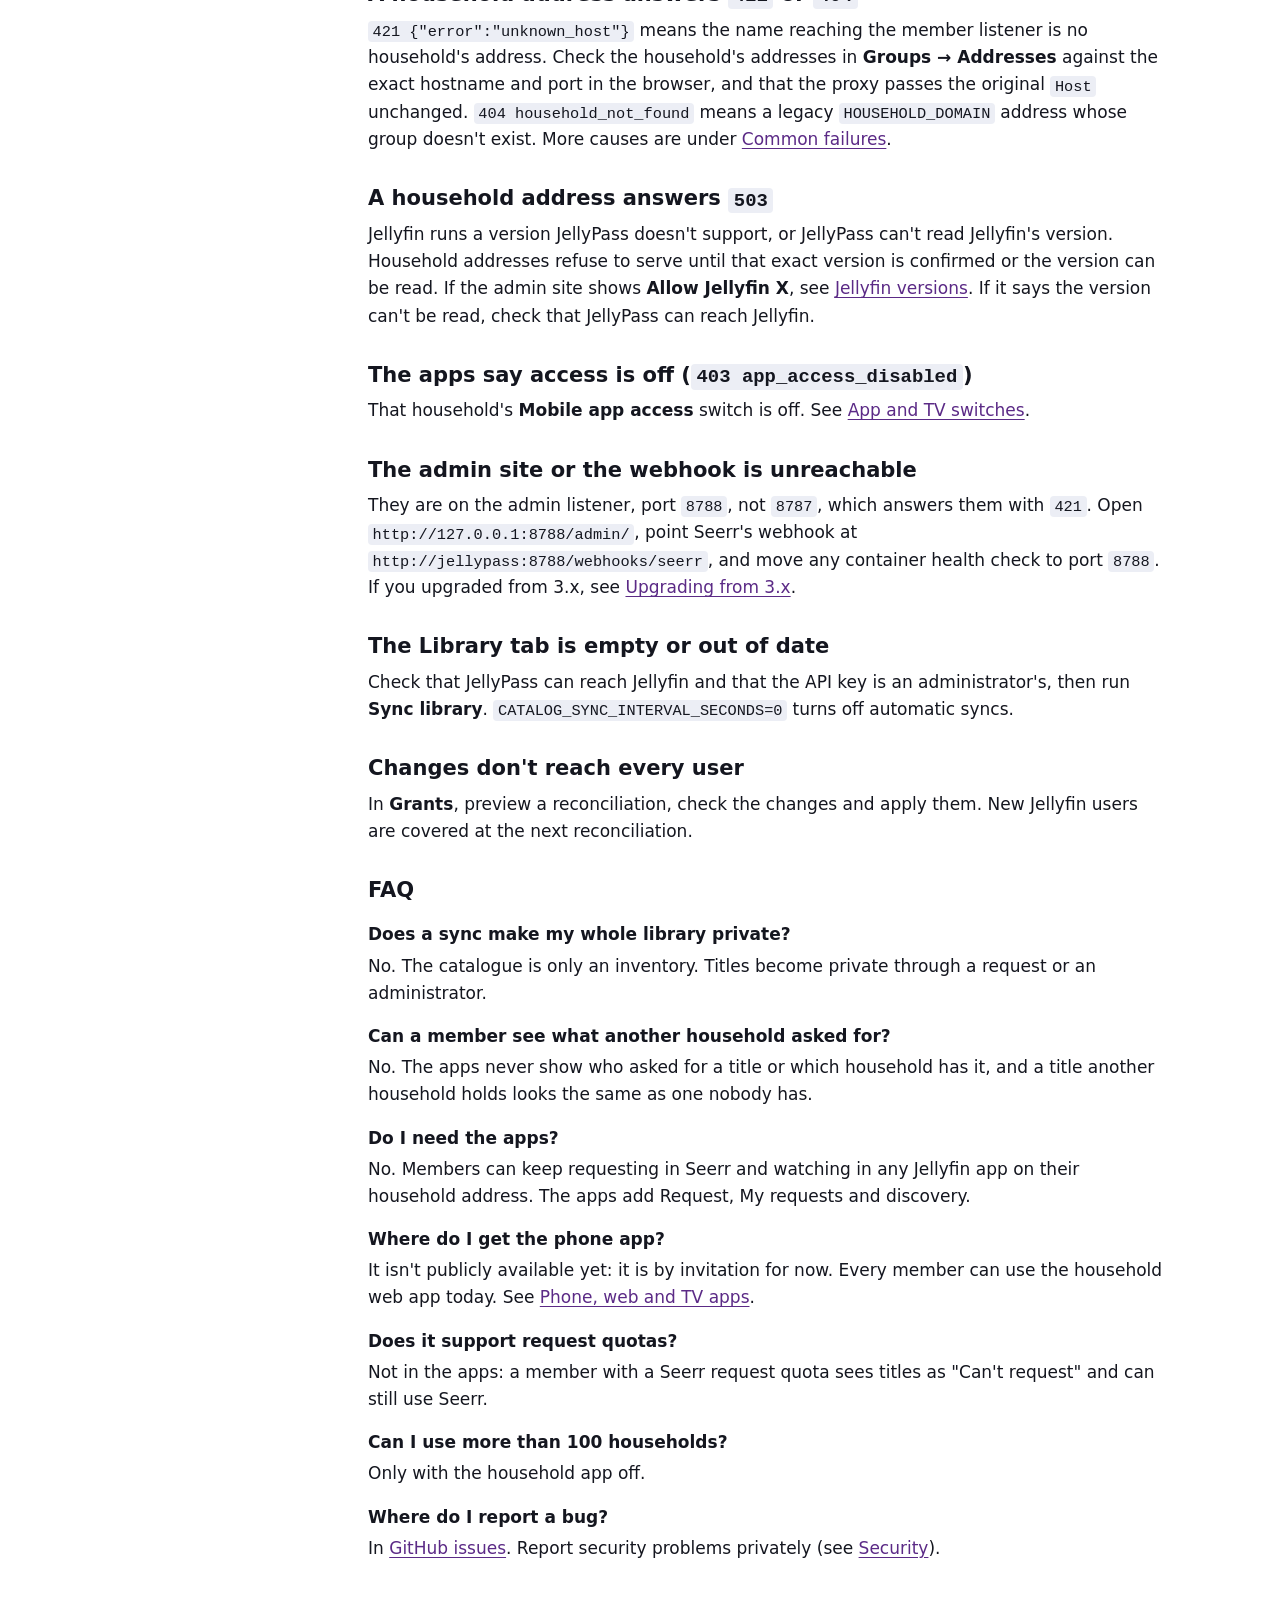
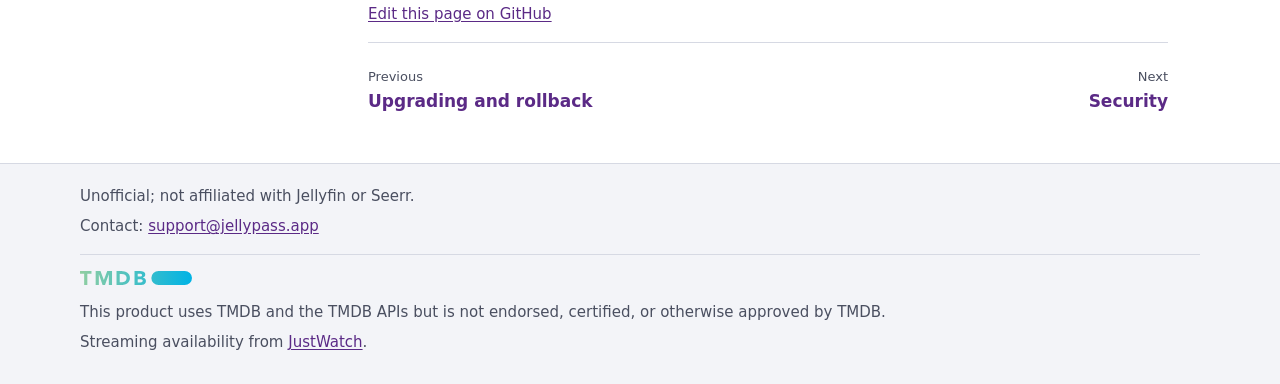
<file: docs/troubleshooting/index.html>
<!DOCTYPE html>
<html lang="en">
<head>
  <meta charset="utf-8">
  <meta name="viewport" content="width=device-width, initial-scale=1">
  <title>Troubleshooting and FAQ – JellyPass docs</title>
  <meta name="description" content="Fixes for common JellyPass problems: startup and setup errors, 421 and 503 answers, missing grants, webhooks, household addresses, and frequently asked questions.">
  <link rel="stylesheet" href="/style.css">
  <link rel="icon" href="/favicon.png" type="image/png">
  <link rel="apple-touch-icon" href="/apple-touch-icon.png">
</head>
<body>
  <a class="skip-link" href="#main">Skip to content</a>
  <header class="site-header">
    <div class="wrap wide">
      <a class="brand" href="/"><img src="/favicon.png" alt="" width="28" height="28">JellyPass</a>
      <nav class="site-nav" aria-label="Site">
        <ul>
          <li><a href="/docs/" aria-current="page">Docs</a></li>
          <li><a href="/privacy/">Privacy</a></li>
          <li><a href="/support/">Support</a></li>
          <li><a href="https://github.com/nicklongmore86/jellypass">GitHub</a></li>
        </ul>
      </nav>
    </div>
  </header>

  <div class="docs wrap wide">
    <nav class="docs-nav" aria-label="Documentation">
      <p class="docs-nav-title">Documentation</p>
      <p class="docs-nav-group">Getting started</p>
      <ul>
        <li><a href="/docs/">Introduction</a></li>
        <li><a href="/docs/prerequisites/">Prerequisites</a></li>
        <li><a href="/docs/installation/">Installation</a></li>
        <li><a href="/docs/reverse-proxy/">Reverse proxy</a></li>
      </ul>
      <p class="docs-nav-group">Configuration</p>
      <ul>
        <li><a href="/docs/configuration/">Settings reference</a></li>
        <li><a href="/docs/seerr-webhook/">Seerr webhook</a></li>
        <li><a href="/docs/households/">Households and members</a></li>
      </ul>
      <p class="docs-nav-group">Apps</p>
      <ul>
        <li><a href="/docs/apps/">Phone, web and TV apps</a></li>
      </ul>
      <p class="docs-nav-group">Running it</p>
      <ul>
        <li><a href="/docs/upgrading/">Upgrading and rollback</a></li>
        <li><a href="/docs/troubleshooting/" aria-current="page">Troubleshooting and FAQ</a></li>
        <li><a href="/docs/security/">Security</a></li>
      </ul>
    </nav>

    <main id="main" class="docs-main">
      <h1>Troubleshooting and FAQ</h1>

      <p>Start with the logs and the health check. Health is on the admin listener only:</p>

      <pre><code>docker compose logs --tail=100 jellypass
curl http://127.0.0.1:8788/health</code></pre>

      <h2 id="eacces">The container stops with <code>EACCES: permission denied</code></h2>

      <p>The container runs as UID 1000 and can't write the data folder. Run <code>sudo chown 1000:1000 data</code> and start it again.</p>

      <h2 id="startup">The container stops with a settings error</h2>

      <p>JellyPass checks its settings at startup and names the one that is wrong, for example <code>SEERR_URL and SEERR_API_KEY must be configured together</code>, or <code>TRUSTED_PROXIES is required when the household gateway is on</code>: set it to your reverse proxy's address. <code>HOUSEHOLD_APP_ENABLED</code> needs the household gateway, Seerr and <code>TMDB_API_KEY</code>. See the <a href="/docs/configuration/">Settings reference</a>.</p>

      <h2 id="setup-required">Everything answers <code>503 setup_required</code></h2>

      <p>JellyPass is in setup mode: the required settings are missing, or the wizard has stored some but has not been finished. Port <code>8788</code> serves only the wizard, <code>/health</code> and Seerr's test notification, and port <code>8787</code> is not listening. Open <code>http://127.0.0.1:8788/admin/</code> and <a href="/docs/installation/#wizard">finish the wizard</a>.</p>

      <h2 id="seerr-refused">The wizard says Seerr refused the API key</h2>

      <p>Copy the key again from Seerr's <strong>Settings → General</strong>, and check that Seerr's own first-run setup is finished: an unfinished Seerr refuses every key.</p>

      <h2 id="not-private">A new title is in Library but not in Grants</h2>

      <p>A title becomes private only when Seerr's webhook arrives, the backfill finds its request, or an administrator assigns it. Common causes: it was added outside Seerr, it replaced media Seerr already had, it arrived before the webhook was set up, the requester's Seerr account isn't linked to Jellyfin, or the webhook is off, filtered to the wrong event, unreachable or using the wrong token. Assign it from <strong>Library</strong>, and set up the <a href="/docs/seerr-webhook/#backfill">backfill</a>.</p>

      <h2 id="webhook-401">The webhook gets <code>401</code></h2>

      <p>The bearer header doesn't exactly match <code>WEBHOOK_TOKEN</code>. Check for copied whitespace.</p>

      <h2 id="webhook-400">The webhook gets <code>400</code></h2>

      <p><code>webhook_query_token_removed_use_authorization_header</code> means the URL has <code>?token=</code>: remove it and use the <code>Authorization</code> header. <code>webhook_payload_removed_use_current_seerr_template</code> means the payload is an older, shorter one: paste the <a href="/docs/seerr-webhook/#setup">full template</a> in Seerr's form. Refused webhooks are not retried, so the <a href="/docs/seerr-webhook/#backfill">backfill</a> picks up what they missed.</p>

      <h2 id="webhook-ids">The webhook reports missing Jellyfin IDs</h2>

      <p>Set <code>SEERR_URL</code> and <code>SEERR_API_KEY</code>, use the full template (empty Jellyfin IDs can then be looked up), and make sure the requester was imported from Jellyfin.</p>

      <h2 id="household-421">A household address answers <code>421</code> or <code>404</code></h2>

      <p><code>421 {"error":"unknown_host"}</code> means the name reaching the member listener is no household's address. Check the household's addresses in <strong>Groups → Addresses</strong> against the exact hostname and port in the browser, and that the proxy passes the original <code>Host</code> unchanged. <code>404 household_not_found</code> means a legacy <code>HOUSEHOLD_DOMAIN</code> address whose group doesn't exist. More causes are under <a href="/docs/reverse-proxy/#failures">Common failures</a>.</p>

      <h2 id="jellyfin-version">A household address answers <code>503</code></h2>

      <p>Jellyfin runs a version JellyPass doesn't support, or JellyPass can't read Jellyfin's version. Household addresses refuse to serve until that exact version is confirmed or the version can be read. If the admin site shows <strong>Allow Jellyfin X</strong>, see <a href="/docs/upgrading/#jellyfin-versions">Jellyfin versions</a>. If it says the version can't be read, check that JellyPass can reach Jellyfin.</p>

      <h2 id="app-disabled">The apps say access is off (<code>403 app_access_disabled</code>)</h2>

      <p>That household's <strong>Mobile app access</strong> switch is off. See <a href="/docs/households/#switches">App and TV switches</a>.</p>

      <h2 id="admin-unreachable">The admin site or the webhook is unreachable</h2>

      <p>They are on the admin listener, port <code>8788</code>, not <code>8787</code>, which answers them with <code>421</code>. Open <code>http://127.0.0.1:8788/admin/</code>, point Seerr's webhook at <code>http://jellypass:8788/webhooks/seerr</code>, and move any container health check to port <code>8788</code>. If you upgraded from 3.x, see <a href="/docs/upgrading/#from-3">Upgrading from 3.x</a>.</p>

      <h2 id="library-empty">The Library tab is empty or out of date</h2>

      <p>Check that JellyPass can reach Jellyfin and that the API key is an administrator's, then run <strong>Sync library</strong>. <code>CATALOG_SYNC_INTERVAL_SECONDS=0</code> turns off automatic syncs.</p>

      <h2 id="changes">Changes don't reach every user</h2>

      <p>In <strong>Grants</strong>, preview a reconciliation, check the changes and apply them. New Jellyfin users are covered at the next reconciliation.</p>

      <h2 id="faq">FAQ</h2>

      <dl class="faq">
        <dt>Does a sync make my whole library private?</dt>
        <dd>No. The catalogue is only an inventory. Titles become private through a request or an administrator.</dd>
        <dt>Can a member see what another household asked for?</dt>
        <dd>No. The apps never show who asked for a title or which household has it, and a title another household holds looks the same as one nobody has.</dd>
        <dt>Do I need the apps?</dt>
        <dd>No. Members can keep requesting in Seerr and watching in any Jellyfin app on their household address. The apps add Request, My requests and discovery.</dd>
        <dt>Where do I get the phone app?</dt>
        <dd>It isn't publicly available yet: it is by invitation for now. Every member can use the household web app today. See <a href="/docs/apps/">Phone, web and TV apps</a>.</dd>
        <dt>Does it support request quotas?</dt>
        <dd>Not in the apps: a member with a Seerr request quota sees titles as "Can't request" and can still use Seerr.</dd>
        <dt>Can I use more than 100 households?</dt>
        <dd>Only with the household app off.</dd>
        <dt>Where do I report a bug?</dt>
        <dd>In <a href="https://github.com/nicklongmore86/jellypass/issues">GitHub issues</a>. Report security problems privately (see <a href="/docs/security/#report">Security</a>).</dd>
      </dl>

      <p class="edit-link"><a href="https://github.com/nicklongmore86/jellypass-site/edit/main/docs/troubleshooting/index.html">Edit this page on GitHub</a></p>
      <nav class="pager" aria-label="Previous and next page">
        <a class="pager-prev" href="/docs/upgrading/"><span>Previous</span>Upgrading and rollback</a>
        <a class="pager-next" href="/docs/security/"><span>Next</span>Security</a>
      </nav>
    </main>
  </div>

  <footer class="site-footer">
    <div class="wrap wide">
      <p>Unofficial; not affiliated with Jellyfin or Seerr.</p>
      <p>Contact: <a href="mailto:support@jellypass.app">support@jellypass.app</a></p>
      <div class="credits">
        <a class="tmdb-logo-link" href="https://www.themoviedb.org/"><img class="tmdb-logo" src="/tmdb-logo.svg" alt="The Movie Database (TMDB)" width="112" height="15"></a>
        <p>This product uses TMDB and the TMDB APIs but is not endorsed, certified, or otherwise approved by TMDB.</p>
        <p>Streaming availability from <a href="https://www.justwatch.com/">JustWatch</a>.</p>
      </div>
    </div>
  </footer>
</body>
</html>
</file>
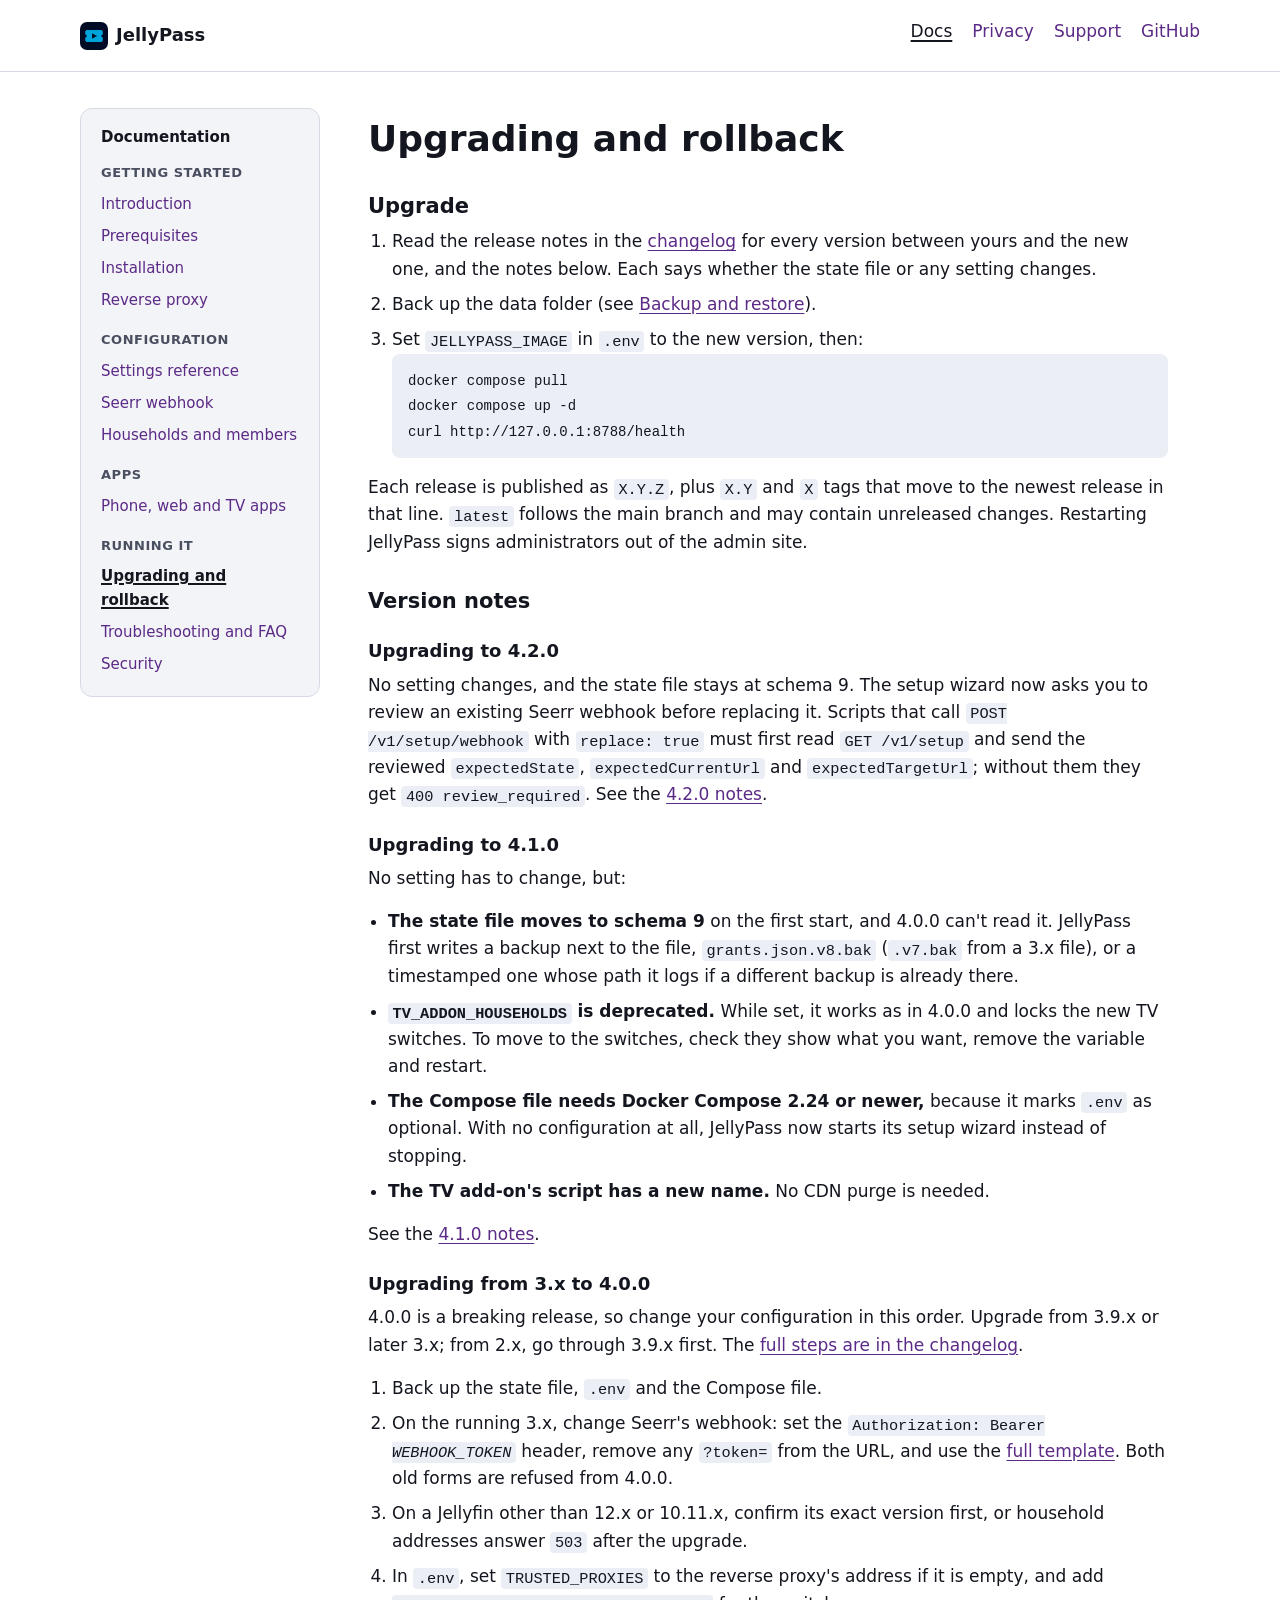
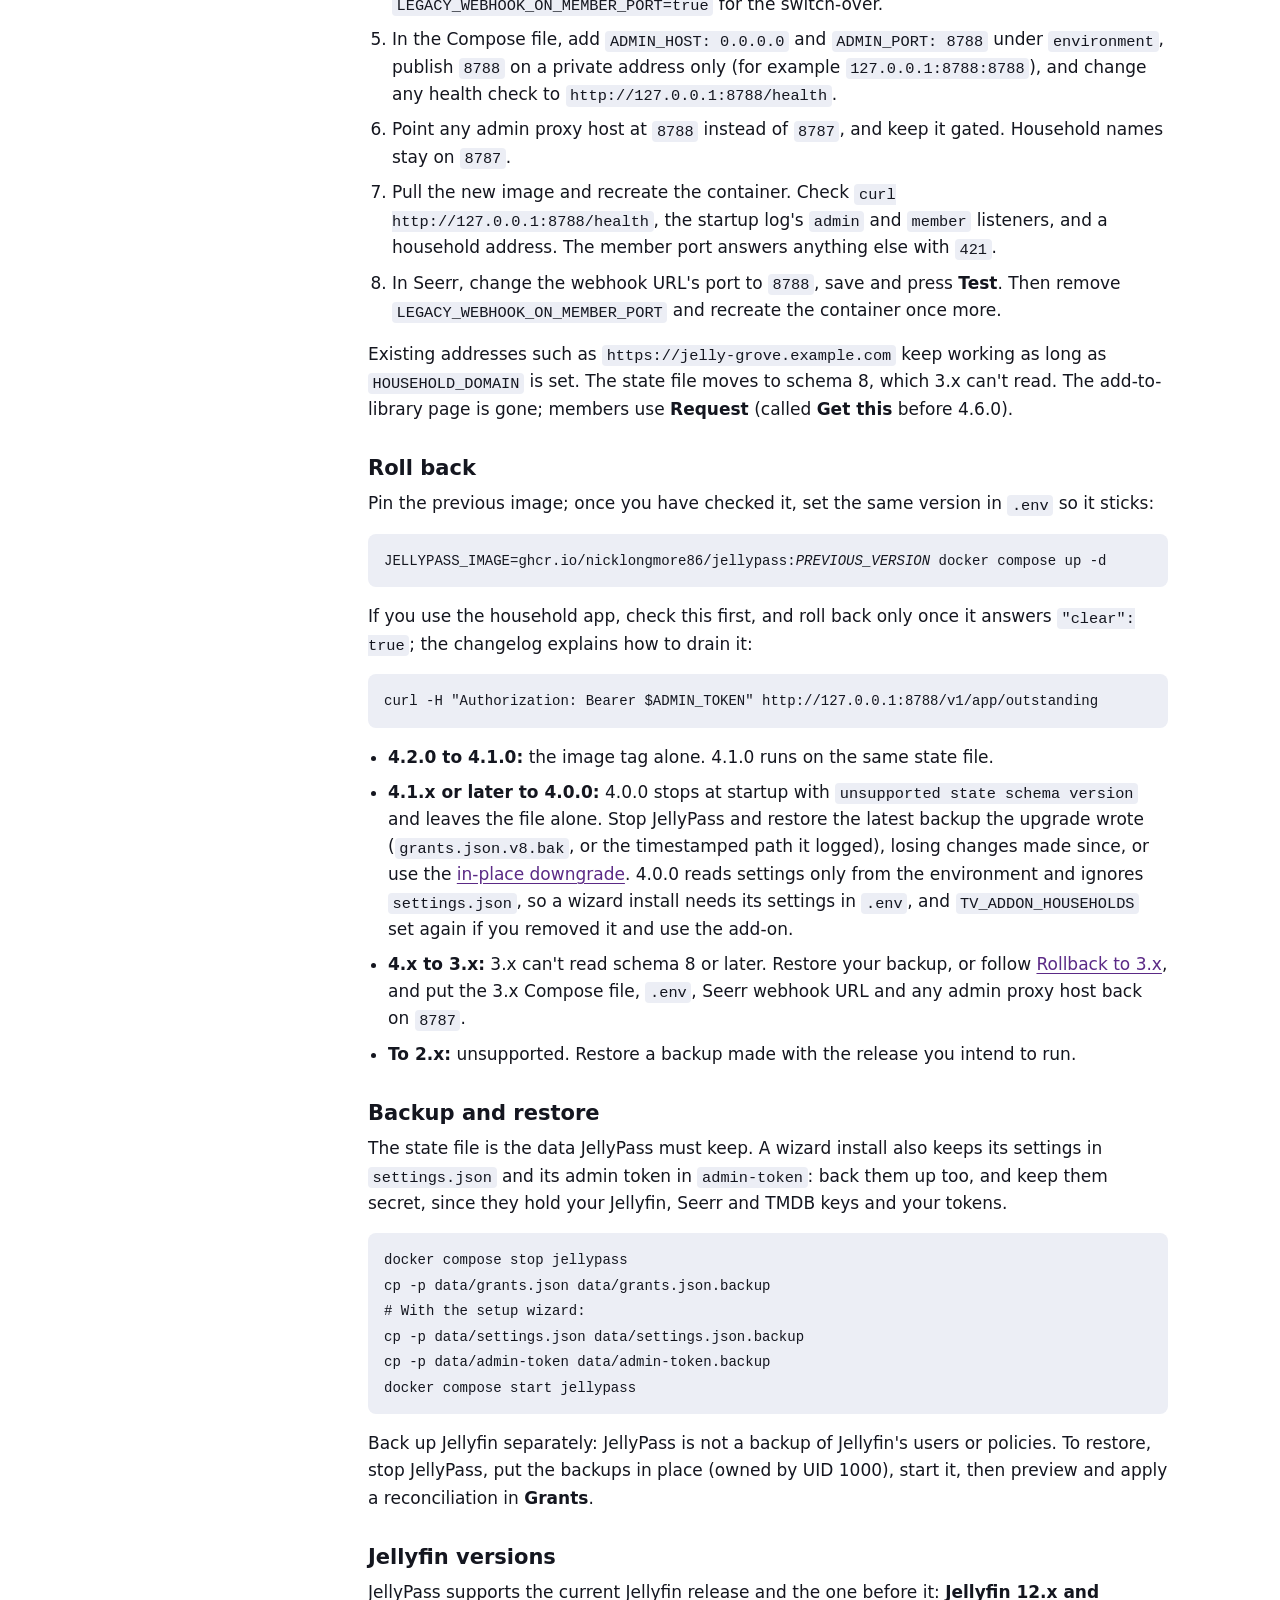
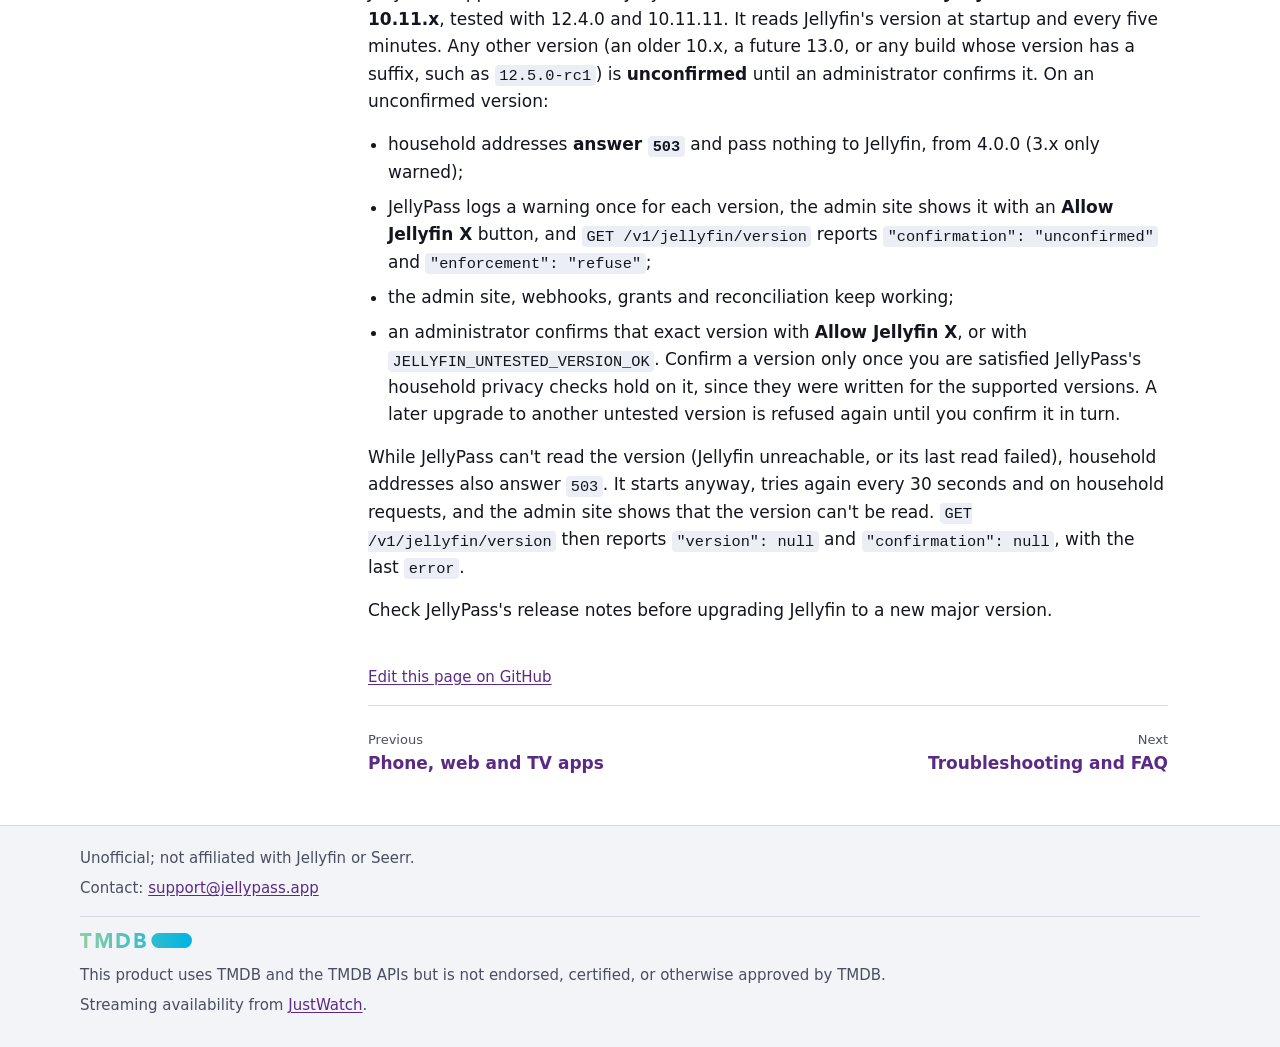
<file: docs/upgrading/index.html>
<!DOCTYPE html>
<html lang="en">
<head>
  <meta charset="utf-8">
  <meta name="viewport" content="width=device-width, initial-scale=1">
  <title>Upgrading and rollback – JellyPass docs</title>
  <meta name="description" content="Upgrade JellyPass safely: back up the data folder, pin a version, read the notes for 4.0, 4.1 and 4.2, roll back, and Jellyfin version support.">
  <link rel="stylesheet" href="/style.css">
  <link rel="icon" href="/favicon.png" type="image/png">
  <link rel="apple-touch-icon" href="/apple-touch-icon.png">
</head>
<body>
  <a class="skip-link" href="#main">Skip to content</a>
  <header class="site-header">
    <div class="wrap wide">
      <a class="brand" href="/"><img src="/favicon.png" alt="" width="28" height="28">JellyPass</a>
      <nav class="site-nav" aria-label="Site">
        <ul>
          <li><a href="/docs/" aria-current="page">Docs</a></li>
          <li><a href="/privacy/">Privacy</a></li>
          <li><a href="/support/">Support</a></li>
          <li><a href="https://github.com/nicklongmore86/jellypass">GitHub</a></li>
        </ul>
      </nav>
    </div>
  </header>

  <div class="docs wrap wide">
    <nav class="docs-nav" aria-label="Documentation">
      <p class="docs-nav-title">Documentation</p>
      <p class="docs-nav-group">Getting started</p>
      <ul>
        <li><a href="/docs/">Introduction</a></li>
        <li><a href="/docs/prerequisites/">Prerequisites</a></li>
        <li><a href="/docs/installation/">Installation</a></li>
        <li><a href="/docs/reverse-proxy/">Reverse proxy</a></li>
      </ul>
      <p class="docs-nav-group">Configuration</p>
      <ul>
        <li><a href="/docs/configuration/">Settings reference</a></li>
        <li><a href="/docs/seerr-webhook/">Seerr webhook</a></li>
        <li><a href="/docs/households/">Households and members</a></li>
      </ul>
      <p class="docs-nav-group">Apps</p>
      <ul>
        <li><a href="/docs/apps/">Phone, web and TV apps</a></li>
      </ul>
      <p class="docs-nav-group">Running it</p>
      <ul>
        <li><a href="/docs/upgrading/" aria-current="page">Upgrading and rollback</a></li>
        <li><a href="/docs/troubleshooting/">Troubleshooting and FAQ</a></li>
        <li><a href="/docs/security/">Security</a></li>
      </ul>
    </nav>

    <main id="main" class="docs-main">
      <h1>Upgrading and rollback</h1>

      <h2 id="upgrade">Upgrade</h2>

      <ol>
        <li>Read the release notes in the <a href="https://github.com/nicklongmore86/jellypass/blob/main/CHANGELOG.md">changelog</a> for every version between yours and the new one, and the notes below. Each says whether the state file or any setting changes.</li>
        <li>Back up the data folder (see <a href="#backup">Backup and restore</a>).</li>
        <li>Set <code>JELLYPASS_IMAGE</code> in <code>.env</code> to the new version, then:
      <pre><code>docker compose pull
docker compose up -d
curl http://127.0.0.1:8788/health</code></pre></li>
      </ol>

      <p>Each release is published as <code>X.Y.Z</code>, plus <code>X.Y</code> and <code>X</code> tags that move to the newest release in that line. <code>latest</code> follows the main branch and may contain unreleased changes. Restarting JellyPass signs administrators out of the admin site.</p>

      <h2 id="notes">Version notes</h2>

      <h3 id="to-4-2">Upgrading to 4.2.0</h3>

      <p>No setting changes, and the state file stays at schema 9. The setup wizard now asks you to review an existing Seerr webhook before replacing it. Scripts that call <code>POST /v1/setup/webhook</code> with <code>replace: true</code> must first read <code>GET /v1/setup</code> and send the reviewed <code>expectedState</code>, <code>expectedCurrentUrl</code> and <code>expectedTargetUrl</code>; without them they get <code>400 review_required</code>. See the <a href="https://github.com/nicklongmore86/jellypass/blob/main/CHANGELOG.md#420---2026-11-02">4.2.0 notes</a>.</p>

      <h3 id="to-4-1">Upgrading to 4.1.0</h3>

      <p>No setting has to change, but:</p>

      <ul>
        <li><strong>The state file moves to schema 9</strong> on the first start, and 4.0.0 can't read it. JellyPass first writes a backup next to the file, <code>grants.json.v8.bak</code> (<code>.v7.bak</code> from a 3.x file), or a timestamped one whose path it logs if a different backup is already there.</li>
        <li><strong><code>TV_ADDON_HOUSEHOLDS</code> is deprecated.</strong> While set, it works as in 4.0.0 and locks the new TV switches. To move to the switches, check they show what you want, remove the variable and restart.</li>
        <li><strong>The Compose file needs Docker Compose 2.24 or newer,</strong> because it marks <code>.env</code> as optional. With no configuration at all, JellyPass now starts its setup wizard instead of stopping.</li>
        <li><strong>The TV add-on's script has a new name.</strong> No CDN purge is needed.</li>
      </ul>

      <p>See the <a href="https://github.com/nicklongmore86/jellypass/blob/main/CHANGELOG.md#410---2026-11-02">4.1.0 notes</a>.</p>

      <h3 id="from-3">Upgrading from 3.x to 4.0.0</h3>

      <p>4.0.0 is a breaking release, so change your configuration in this order. Upgrade from 3.9.x or later 3.x; from 2.x, go through 3.9.x first. The <a href="https://github.com/nicklongmore86/jellypass/blob/main/CHANGELOG.md#upgrade-from-39x-or-later-3x">full steps are in the changelog</a>.</p>

      <ol>
        <li>Back up the state file, <code>.env</code> and the Compose file.</li>
        <li>On the running 3.x, change Seerr's webhook: set the <code>Authorization: Bearer <var>WEBHOOK_TOKEN</var></code> header, remove any <code>?token=</code> from the URL, and use the <a href="/docs/seerr-webhook/#setup">full template</a>. Both old forms are refused from 4.0.0.</li>
        <li>On a Jellyfin other than 12.x or 10.11.x, confirm its exact version first, or household addresses answer <code>503</code> after the upgrade.</li>
        <li>In <code>.env</code>, set <code>TRUSTED_PROXIES</code> to the reverse proxy's address if it is empty, and add <code>LEGACY_WEBHOOK_ON_MEMBER_PORT=true</code> for the switch-over.</li>
        <li>In the Compose file, add <code>ADMIN_HOST: 0.0.0.0</code> and <code>ADMIN_PORT: 8788</code> under <code>environment</code>, publish <code>8788</code> on a private address only (for example <code>127.0.0.1:8788:8788</code>), and change any health check to <code>http://127.0.0.1:8788/health</code>.</li>
        <li>Point any admin proxy host at <code>8788</code> instead of <code>8787</code>, and keep it gated. Household names stay on <code>8787</code>.</li>
        <li>Pull the new image and recreate the container. Check <code>curl http://127.0.0.1:8788/health</code>, the startup log's <code>admin</code> and <code>member</code> listeners, and a household address. The member port answers anything else with <code>421</code>.</li>
        <li>In Seerr, change the webhook URL's port to <code>8788</code>, save and press <strong>Test</strong>. Then remove <code>LEGACY_WEBHOOK_ON_MEMBER_PORT</code> and recreate the container once more.</li>
      </ol>

      <p>Existing addresses such as <code>https://jelly-grove.example.com</code> keep working as long as <code>HOUSEHOLD_DOMAIN</code> is set. The state file moves to schema 8, which 3.x can't read. The add-to-library page is gone; members use <strong>Request</strong> (called <strong>Get this</strong> before 4.6.0).</p>

      <h2 id="rollback">Roll back</h2>

      <p>Pin the previous image; once you have checked it, set the same version in <code>.env</code> so it sticks:</p>

      <pre><code>JELLYPASS_IMAGE=ghcr.io/nicklongmore86/jellypass:<var>PREVIOUS_VERSION</var> docker compose up -d</code></pre>

      <p>If you use the household app, check this first, and roll back only once it answers <code>"clear": true</code>; the changelog explains how to drain it:</p>

      <pre><code>curl -H "Authorization: Bearer $ADMIN_TOKEN" http://127.0.0.1:8788/v1/app/outstanding</code></pre>

      <ul>
        <li><strong>4.2.0 to 4.1.0:</strong> the image tag alone. 4.1.0 runs on the same state file.</li>
        <li><strong>4.1.x or later to 4.0.0:</strong> 4.0.0 stops at startup with <code>unsupported state schema version</code> and leaves the file alone. Stop JellyPass and restore the latest backup the upgrade wrote (<code>grants.json.v8.bak</code>, or the timestamped path it logged), losing changes made since, or use the <a href="https://github.com/nicklongmore86/jellypass/blob/main/CHANGELOG.md#rollback-to-400">in-place downgrade</a>. 4.0.0 reads settings only from the environment and ignores <code>settings.json</code>, so a wizard install needs its settings in <code>.env</code>, and <code>TV_ADDON_HOUSEHOLDS</code> set again if you removed it and use the add-on.</li>
        <li><strong>4.x to 3.x:</strong> 3.x can't read schema 8 or later. Restore your backup, or follow <a href="https://github.com/nicklongmore86/jellypass/blob/main/CHANGELOG.md#rollback-to-3x">Rollback to 3.x</a>, and put the 3.x Compose file, <code>.env</code>, Seerr webhook URL and any admin proxy host back on <code>8787</code>.</li>
        <li><strong>To 2.x:</strong> unsupported. Restore a backup made with the release you intend to run.</li>
      </ul>

      <h2 id="backup">Backup and restore</h2>

      <p>The state file is the data JellyPass must keep. A wizard install also keeps its settings in <code>settings.json</code> and its admin token in <code>admin-token</code>: back them up too, and keep them secret, since they hold your Jellyfin, Seerr and TMDB keys and your tokens.</p>

      <pre><code>docker compose stop jellypass
cp -p data/grants.json data/grants.json.backup
# With the setup wizard:
cp -p data/settings.json data/settings.json.backup
cp -p data/admin-token data/admin-token.backup
docker compose start jellypass</code></pre>

      <p>Back up Jellyfin separately: JellyPass is not a backup of Jellyfin's users or policies. To restore, stop JellyPass, put the backups in place (owned by UID 1000), start it, then preview and apply a reconciliation in <strong>Grants</strong>.</p>

      <h2 id="jellyfin-versions">Jellyfin versions</h2>

      <p>JellyPass supports the current Jellyfin release and the one before it: <strong>Jellyfin 12.x and 10.11.x</strong>, tested with 12.4.0 and 10.11.11. It reads Jellyfin's version at startup and every five minutes. Any other version (an older 10.x, a future 13.0, or any build whose version has a suffix, such as <code>12.5.0-rc1</code>) is <strong>unconfirmed</strong> until an administrator confirms it. On an unconfirmed version:</p>

      <ul>
        <li>household addresses <strong>answer <code>503</code></strong> and pass nothing to Jellyfin, from 4.0.0 (3.x only warned);</li>
        <li>JellyPass logs a warning once for each version, the admin site shows it with an <strong>Allow Jellyfin X</strong> button, and <code>GET /v1/jellyfin/version</code> reports <code>"confirmation": "unconfirmed"</code> and <code>"enforcement": "refuse"</code>;</li>
        <li>the admin site, webhooks, grants and reconciliation keep working;</li>
        <li>an administrator confirms that exact version with <strong>Allow Jellyfin X</strong>, or with <code>JELLYFIN_UNTESTED_VERSION_OK</code>. Confirm a version only once you are satisfied JellyPass's household privacy checks hold on it, since they were written for the supported versions. A later upgrade to another untested version is refused again until you confirm it in turn.</li>
      </ul>

      <p>While JellyPass can't read the version (Jellyfin unreachable, or its last read failed), household addresses also answer <code>503</code>. It starts anyway, tries again every 30 seconds and on household requests, and the admin site shows that the version can't be read. <code>GET /v1/jellyfin/version</code> then reports <code>"version": null</code> and <code>"confirmation": null</code>, with the last <code>error</code>.</p>

      <p>Check JellyPass's release notes before upgrading Jellyfin to a new major version.</p>

      <p class="edit-link"><a href="https://github.com/nicklongmore86/jellypass-site/edit/main/docs/upgrading/index.html">Edit this page on GitHub</a></p>
      <nav class="pager" aria-label="Previous and next page">
        <a class="pager-prev" href="/docs/apps/"><span>Previous</span>Phone, web and TV apps</a>
        <a class="pager-next" href="/docs/troubleshooting/"><span>Next</span>Troubleshooting and FAQ</a>
      </nav>
    </main>
  </div>

  <footer class="site-footer">
    <div class="wrap wide">
      <p>Unofficial; not affiliated with Jellyfin or Seerr.</p>
      <p>Contact: <a href="mailto:support@jellypass.app">support@jellypass.app</a></p>
      <div class="credits">
        <a class="tmdb-logo-link" href="https://www.themoviedb.org/"><img class="tmdb-logo" src="/tmdb-logo.svg" alt="The Movie Database (TMDB)" width="112" height="15"></a>
        <p>This product uses TMDB and the TMDB APIs but is not endorsed, certified, or otherwise approved by TMDB.</p>
        <p>Streaming availability from <a href="https://www.justwatch.com/">JustWatch</a>.</p>
      </div>
    </div>
  </footer>
</body>
</html>
</file>
<file: style.css>
/* jellypass.app: one stylesheet for every page. System fonts only; nothing is loaded from another host. */

:root {
  color-scheme: light dark;
  --bg: #ffffff;
  --surface: #f3f4f8;
  --text: #14161f;
  --muted: #4a4f60;
  --link: #5b2a86;
  --link-hover: #3f1a60;
  --rule: #d6d9e3;
  --focus: #5b2a86;
  --code-bg: #eceef5;
  --accent: #0077b6;
  --accent-text: #ffffff;
  --warn-bg: #fff6e0;
  --warn-rule: #b07800;
}

@media (prefers-color-scheme: dark) {
  :root {
    --bg: #000b25;
    --surface: #0d1a3a;
    --text: #e9ecf5;
    --muted: #b4bbd0;
    --link: #d4b3ff;
    --link-hover: #ecdcff;
    --rule: #26355c;
    --focus: #d4b3ff;
    --code-bg: #142249;
    --accent: #3cc4f5;
    --accent-text: #000b25;
    --warn-bg: #2a2410;
    --warn-rule: #e0b040;
  }
}

*,
*::before,
*::after {
  box-sizing: border-box;
}

html {
  -webkit-text-size-adjust: 100%;
  text-size-adjust: 100%;
}

body {
  margin: 0;
  background: var(--bg);
  color: var(--text);
  font-family: system-ui, -apple-system, "Segoe UI", Roboto, "Helvetica Neue", Arial, "Noto Sans", sans-serif;
  font-size: 1.0625rem;
  line-height: 1.6;
}

a {
  color: var(--link);
  text-underline-offset: 0.15em;
}

a:hover {
  color: var(--link-hover);
}

a:focus-visible {
  outline: 3px solid var(--focus);
  outline-offset: 2px;
  border-radius: 2px;
}

.skip-link {
  position: absolute;
  left: 1rem;
  top: -10rem;
  padding: 0.5rem 1rem;
  background: var(--bg);
  color: var(--link);
  border: 2px solid var(--focus);
  border-radius: 6px;
  z-index: 10;
}

.skip-link:focus {
  top: 1rem;
}

.wrap {
  max-width: 42rem;
  margin: 0 auto;
  padding: 0 1rem;
}

.site-header {
  border-bottom: 1px solid var(--rule);
}

.site-header .wrap {
  display: flex;
  flex-wrap: wrap;
  align-items: center;
  justify-content: space-between;
  gap: 0.5rem 1.5rem;
  padding-top: 0.875rem;
  padding-bottom: 0.875rem;
}

.brand {
  display: inline-flex;
  align-items: center;
  gap: 0.5rem;
  color: var(--text);
  font-weight: 700;
  font-size: 1.125rem;
  text-decoration: none;
}

.brand img {
  border-radius: 7px;
}

.site-nav ul {
  display: flex;
  flex-wrap: wrap;
  gap: 0.25rem 1.25rem;
  margin: 0;
  padding: 0;
  list-style: none;
}

.site-nav a {
  display: inline-block;
  padding: 0.25rem 0;
  text-decoration: none;
}

.site-nav a:hover,
.site-nav a[aria-current="page"] {
  text-decoration: underline;
  text-decoration-thickness: 2px;
}

.site-nav a[aria-current="page"] {
  color: var(--text);
}

main {
  padding-top: 1.5rem;
  padding-bottom: 2.5rem;
}

h1 {
  font-size: 1.875rem;
  line-height: 1.25;
  margin: 0.5rem 0 1rem;
}

h2 {
  font-size: 1.3125rem;
  line-height: 1.3;
  margin: 2rem 0 0.5rem;
}

p,
ul {
  margin: 0 0 1rem;
}

ul {
  padding-left: 1.25rem;
}

li {
  margin-bottom: 0.5rem;
}

code {
  font-family: ui-monospace, SFMono-Regular, Menlo, Consolas, "Liberation Mono", monospace;
  font-size: 0.9em;
  background: var(--code-bg);
  padding: 0.1em 0.3em;
  border-radius: 4px;
  overflow-wrap: anywhere;
}

.updated {
  color: var(--muted);
  font-style: italic;
}

.site-footer {
  border-top: 1px solid var(--rule);
  background: var(--surface);
  color: var(--muted);
  font-size: 0.9375rem;
}

.site-footer .wrap {
  padding-top: 1.25rem;
  padding-bottom: 1.5rem;
}

.site-footer p {
  margin: 0 0 0.375rem;
}

@media (min-width: 40em) {
  h1 {
    font-size: 2.25rem;
  }

  main {
    padding-top: 2.25rem;
  }
}

/* TMDB's notice and logo (unmodified, and smaller than the JellyPass name, as TMDB's terms ask), with JustWatch's credit. */
.credits {
  margin-top: 1rem;
  padding-top: 1rem;
  border-top: 1px solid var(--rule);
}

.tmdb-logo-link {
  display: inline-block;
  margin-bottom: 0.5rem;
}

.tmdb-logo {
  display: block;
  width: 7rem;
  height: auto;
}

/* ---- Wider pages: the landing page and the docs. ---- */

.wrap.wide {
  max-width: 72rem;
}

.visually-hidden {
  position: absolute;
  width: 1px;
  height: 1px;
  margin: -1px;
  padding: 0;
  overflow: hidden;
  clip: rect(0 0 0 0);
  white-space: nowrap;
  border: 0;
}

h3 {
  font-size: 1.125rem;
  line-height: 1.35;
  margin: 1.5rem 0 0.5rem;
}

ol {
  margin: 0 0 1rem;
  padding-left: 1.5rem;
}

.lead {
  font-size: 1.1875rem;
  color: var(--muted);
}

pre {
  margin: 0 0 1rem;
  padding: 0.875rem 1rem;
  background: var(--code-bg);
  border-radius: 8px;
  overflow-x: auto;
  line-height: 1.5;
  tab-size: 4;
}

pre code {
  padding: 0;
  background: none;
  font-size: 0.875rem;
  overflow-wrap: normal;
  white-space: pre;
}

var {
  font-style: italic;
}

/* Buttons */
.button {
  display: inline-block;
  padding: 0.625rem 1.25rem;
  border: 2px solid var(--accent);
  border-radius: 999px;
  color: var(--text);
  font-weight: 600;
  text-decoration: none;
}

.button:hover {
  color: var(--text);
  background: var(--surface);
}

.button.primary {
  background: var(--accent);
  color: var(--accent-text);
}

.button.primary:hover {
  color: var(--accent-text);
  filter: brightness(1.08);
}

.actions {
  display: flex;
  flex-wrap: wrap;
  gap: 0.75rem;
  margin-top: 1.5rem;
}

/* Landing page */
.hero {
  background: var(--surface);
  border-bottom: 1px solid var(--rule);
}

.hero-inner {
  display: grid;
  gap: 2rem;
  padding-top: 2.5rem;
  padding-bottom: 2.5rem;
  align-items: center;
}

.hero h1 {
  margin-top: 0;
}

.eyebrow {
  margin-bottom: 0.5rem;
  color: var(--muted);
  font-size: 0.875rem;
  font-weight: 600;
  letter-spacing: 0.04em;
  text-transform: uppercase;
}

.hero-shot,
.shot {
  margin: 0;
  justify-self: center;
}

.hero-shot img,
.shot img {
  display: block;
  width: 100%;
  max-width: 22rem;
  height: auto;
  border-radius: 18px;
  border: 1px solid var(--rule);
}

.shot {
  margin: 0 0 1.5rem;
}

.features {
  padding-top: 2.5rem;
}

.features > h2 {
  margin-top: 0;
}

.feature-grid {
  display: grid;
  gap: 1rem;
  padding: 0;
  list-style: none;
}

.feature-grid li,
.card {
  margin: 0;
  padding: 1.25rem;
  border: 1px solid var(--rule);
  border-radius: 12px;
}

.feature-grid h3,
.card h3 {
  margin-top: 0;
}

.feature-grid p,
.card p:last-child {
  margin-bottom: 0;
}

.split {
  display: grid;
  gap: 1rem;
  padding-top: 1.5rem;
  padding-bottom: 2.5rem;
}

.card {
  background: var(--surface);
}

@media (min-width: 40em) {
  .feature-grid {
    grid-template-columns: repeat(2, 1fr);
  }

  .split {
    grid-template-columns: repeat(2, 1fr);
  }
}

@media (min-width: 60em) {
  .hero-inner {
    grid-template-columns: 3fr 2fr;
    padding-top: 4rem;
    padding-bottom: 4rem;
  }

  .hero h1 {
    font-size: 2.75rem;
  }

  .feature-grid {
    grid-template-columns: repeat(3, 1fr);
  }
}

/* Docs: a sidebar beside the page on wide screens, above it on narrow ones. */
.docs {
  display: grid;
  gap: 0 3rem;
}

.docs-main {
  min-width: 0;
}

.docs-nav {
  margin-top: 1.25rem;
  padding: 1rem 1.25rem;
  border: 1px solid var(--rule);
  border-radius: 12px;
  background: var(--surface);
  font-size: 0.9375rem;
}

.docs-nav-title {
  margin: 0;
  font-weight: 700;
}

.docs-nav-group {
  margin: 0.875rem 0 0.25rem;
  color: var(--muted);
  font-size: 0.8125rem;
  font-weight: 600;
  letter-spacing: 0.04em;
  text-transform: uppercase;
}

.docs-nav ul {
  margin: 0;
  padding: 0;
  list-style: none;
  display: flex;
  flex-wrap: wrap;
  gap: 0 1.25rem;
}

.docs-nav li {
  margin: 0;
}

.docs-nav a {
  display: inline-block;
  padding: 0.25rem 0;
  text-decoration: none;
}

.docs-nav a:hover {
  text-decoration: underline;
}

.docs-nav a[aria-current="page"] {
  color: var(--text);
  font-weight: 700;
  text-decoration: underline;
  text-decoration-thickness: 2px;
}

@media (min-width: 60em) {
  .docs {
    grid-template-columns: 15rem minmax(0, 1fr);
  }

  .docs-nav {
    position: sticky;
    top: 1rem;
    align-self: start;
    margin-top: 2.25rem;
    max-height: calc(100vh - 2rem);
    overflow-y: auto;
  }

  .docs-nav ul {
    display: block;
  }

  .docs-main {
    max-width: 50rem;
  }
}

table {
  width: 100%;
  margin: 0 0 1.5rem;
  border-collapse: collapse;
  font-size: 0.9375rem;
}

caption {
  text-align: left;
}

th,
td {
  padding: 0.5rem 0.75rem 0.5rem 0;
  border-bottom: 1px solid var(--rule);
  text-align: left;
  vertical-align: top;
  overflow-wrap: anywhere;
}

thead th {
  border-bottom-width: 2px;
}

tbody th {
  font-weight: 600;
}

.table-scroll {
  overflow-x: auto;
  margin: 0 0 1.5rem;
}

.table-scroll table {
  margin: 0;
}

main.landing {
  padding-top: 0;
  padding-bottom: 0;
}

/* Settings tables stack each setting on narrow screens: name, then its labelled required and default, then what it does. */
@media (max-width: 39.99em) {
  .settings thead {
    position: absolute;
    width: 1px;
    height: 1px;
    overflow: hidden;
    clip: rect(0 0 0 0);
  }

  .settings tr,
  .settings th,
  .settings td {
    display: block;
  }

  .settings tr {
    padding: 0.75rem 0;
    border-bottom: 1px solid var(--rule);
  }

  .settings th,
  .settings td {
    padding: 0.125rem 0;
    border: 0;
  }

  .settings td[data-label]::before {
    content: attr(data-label) ": ";
    color: var(--muted);
  }
}

.settings th code {
  overflow-wrap: anywhere;
}

.callout {
  margin: 1.5rem 0;
  padding: 1rem 1.25rem;
  border-left: 4px solid var(--warn-rule);
  border-radius: 4px;
  background: var(--warn-bg);
}

.callout p:last-child {
  margin-bottom: 0;
}

.faq dt {
  margin-top: 1rem;
  font-weight: 700;
}

.faq dd {
  margin: 0.25rem 0 0;
}

.edit-link {
  margin-top: 2.5rem;
  font-size: 0.9375rem;
}

.pager {
  display: flex;
  flex-wrap: wrap;
  justify-content: space-between;
  gap: 0.75rem;
  margin-top: 1rem;
  padding-top: 1rem;
  border-top: 1px solid var(--rule);
}

.pager a {
  display: block;
  padding: 0.5rem 0;
  font-weight: 600;
  text-decoration: none;
}

.pager a:hover {
  text-decoration: underline;
}

.pager span {
  display: block;
  color: var(--muted);
  font-size: 0.8125rem;
  font-weight: 400;
}

.pager-next {
  margin-left: auto;
  text-align: right;
}
</file>
